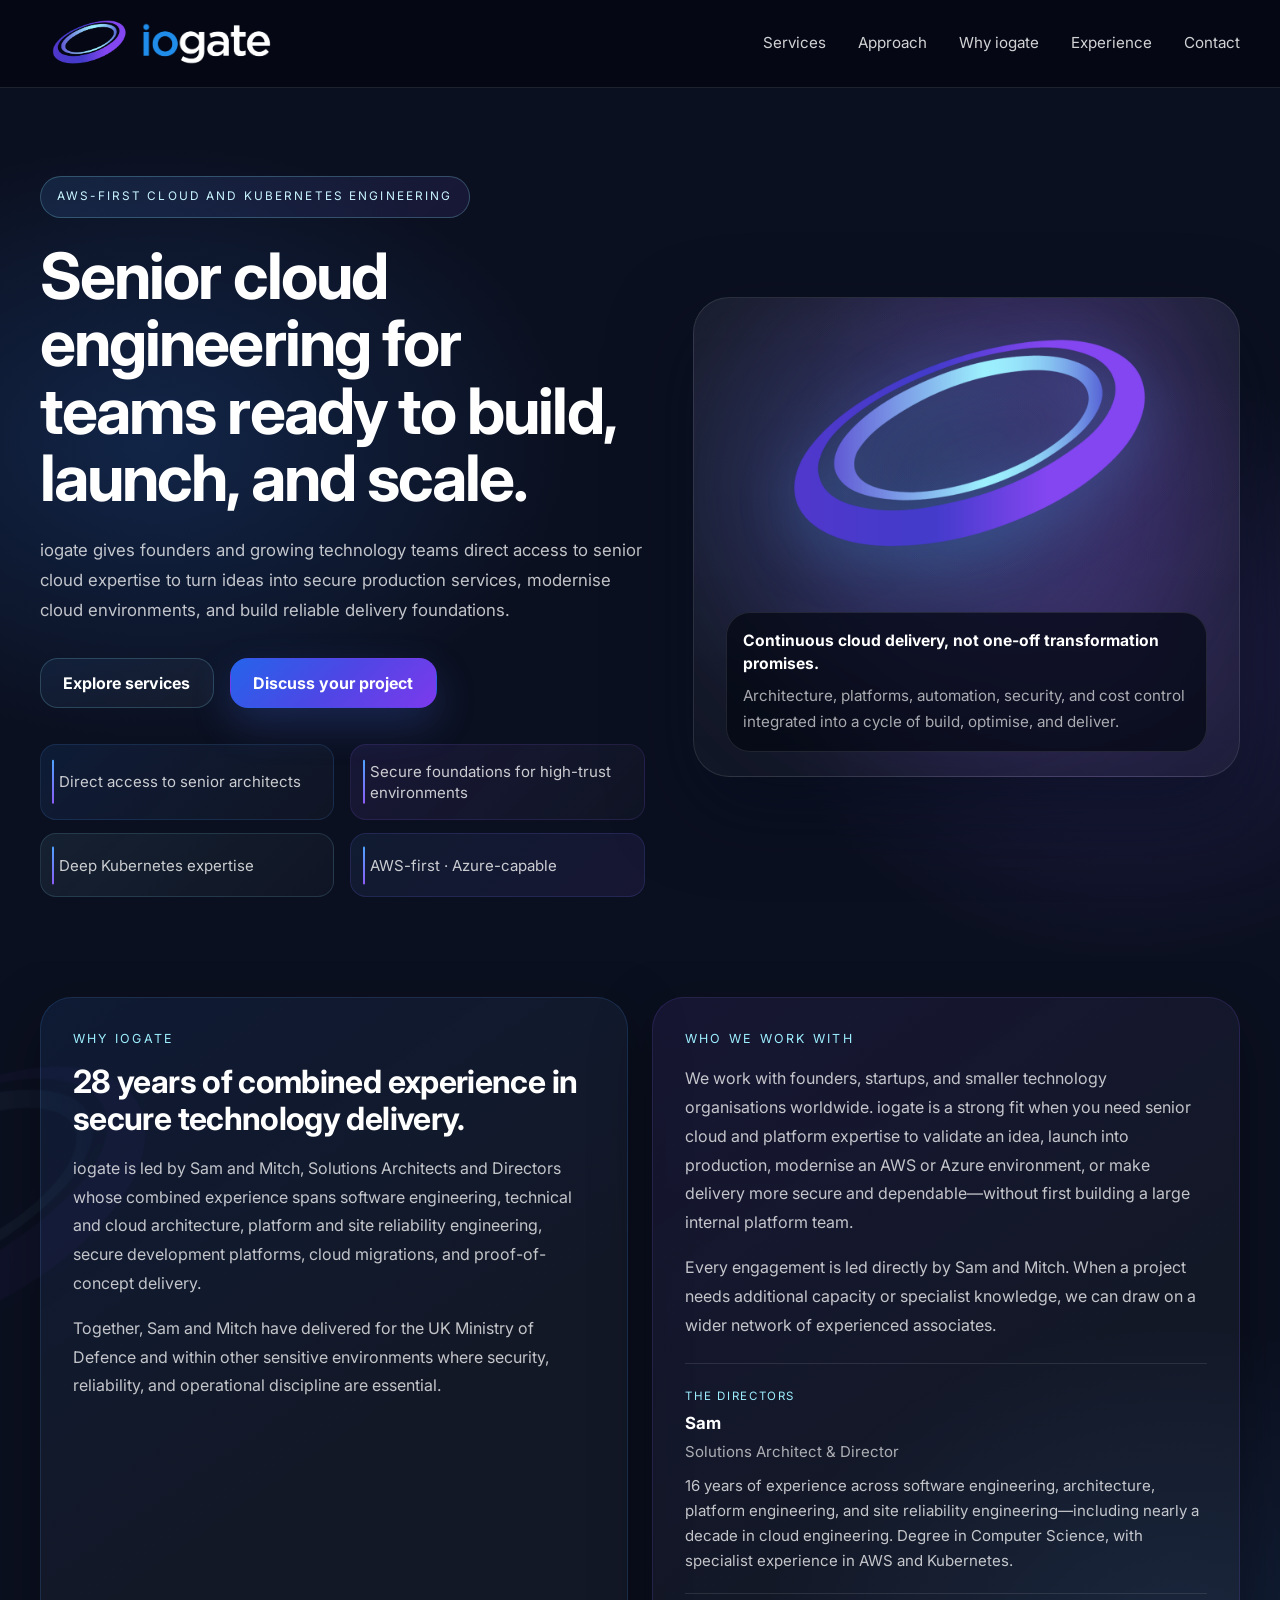
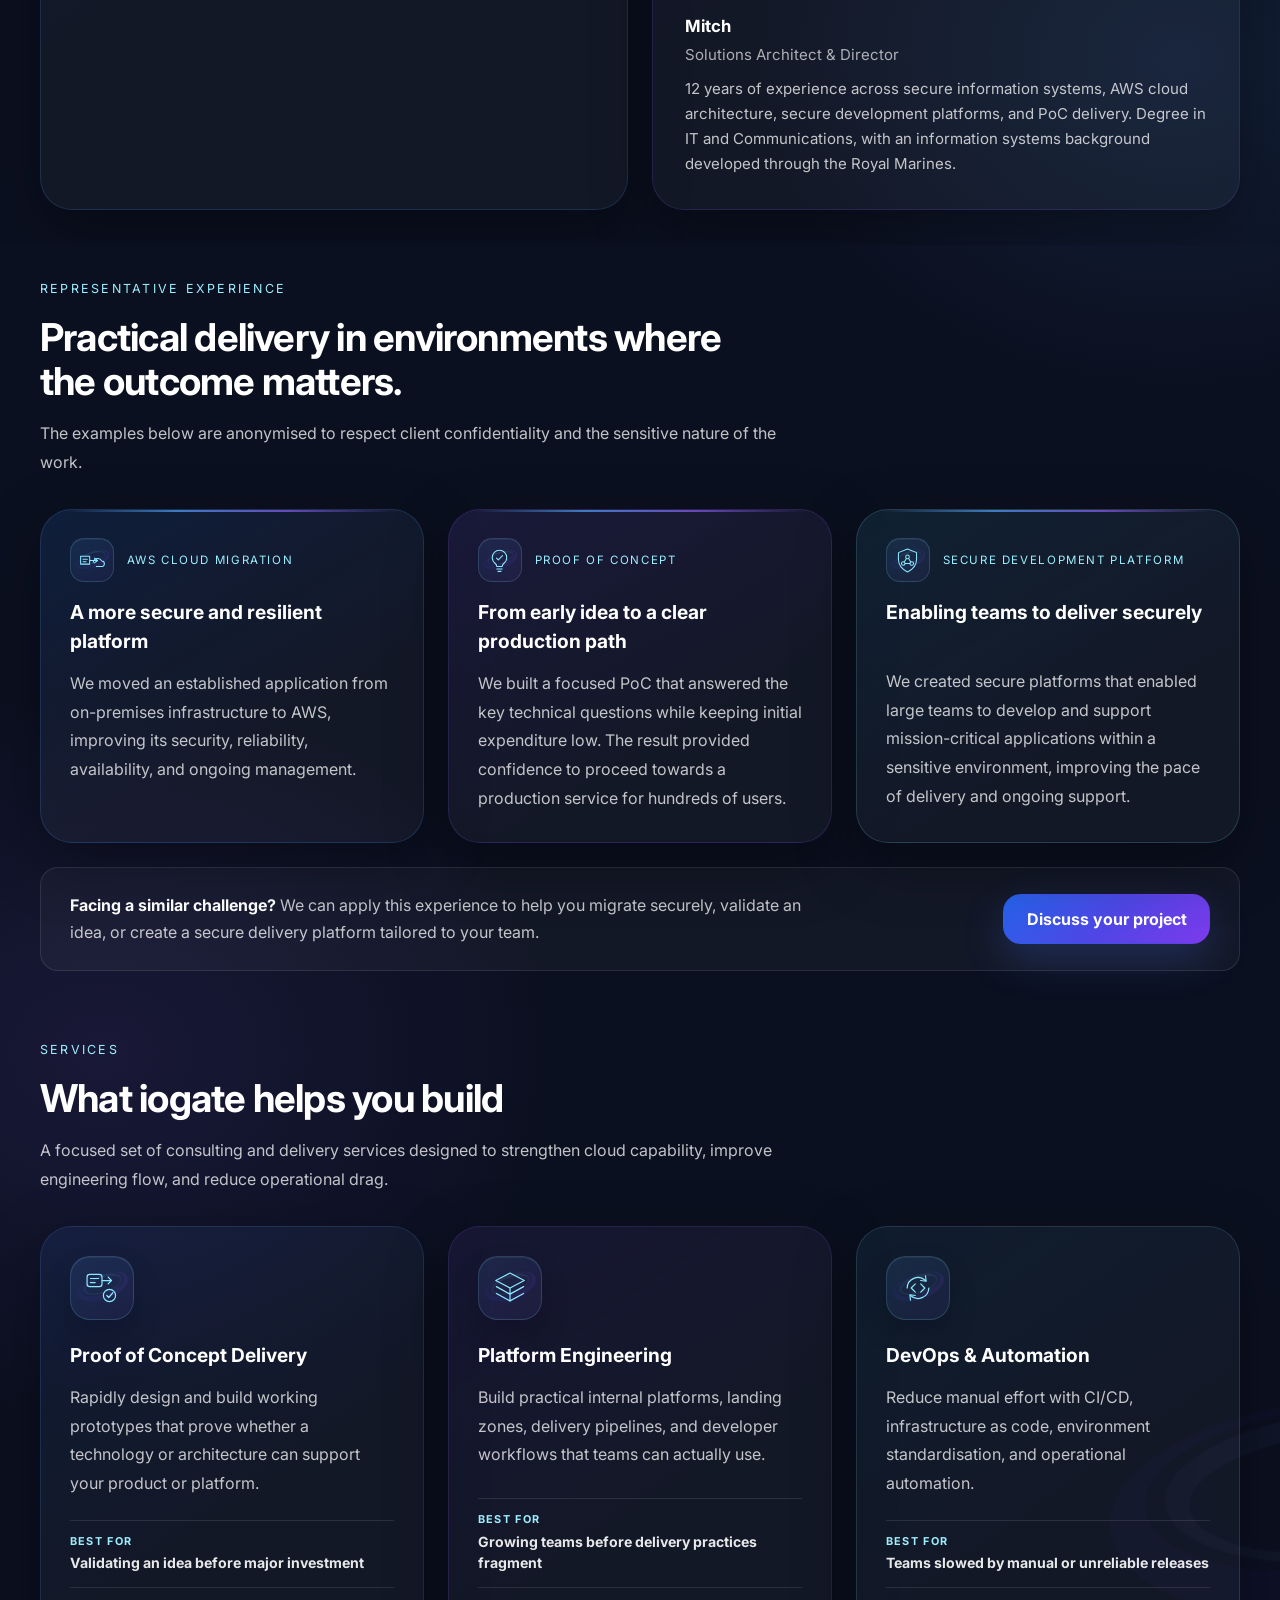
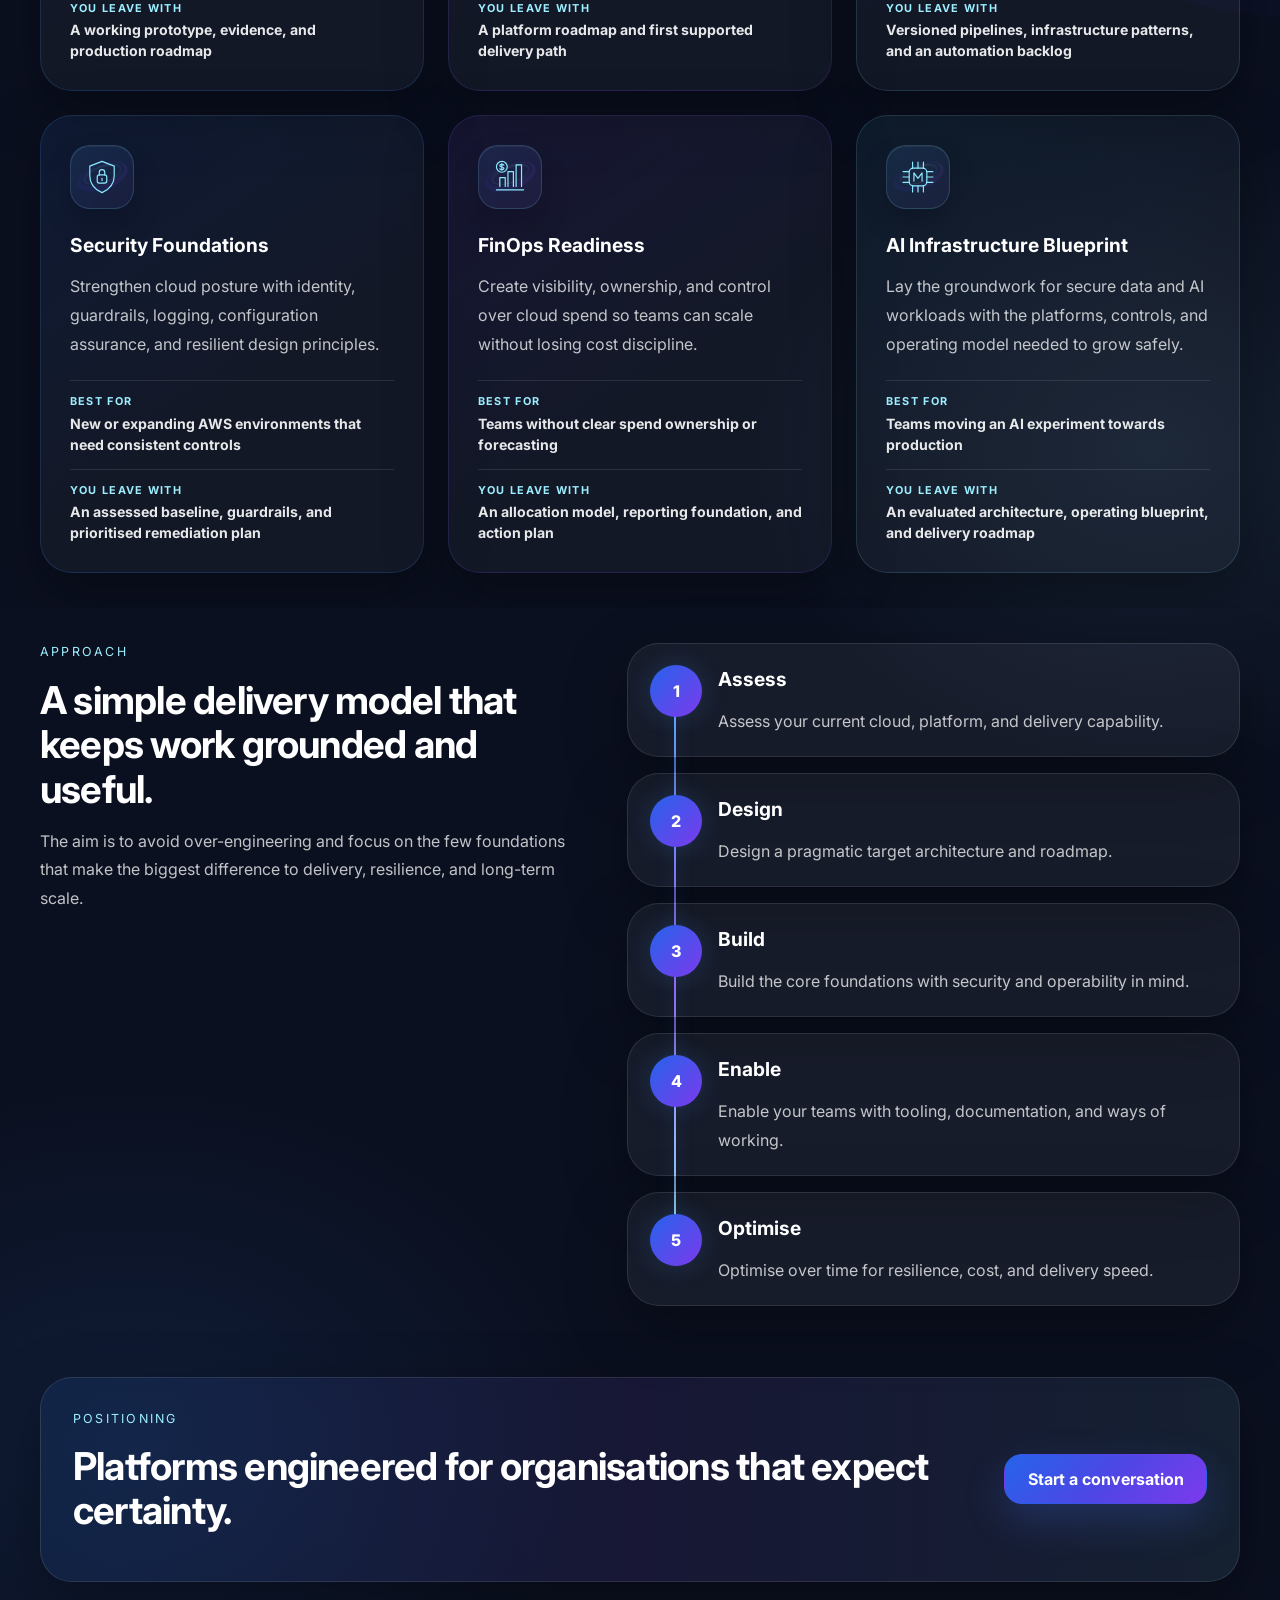
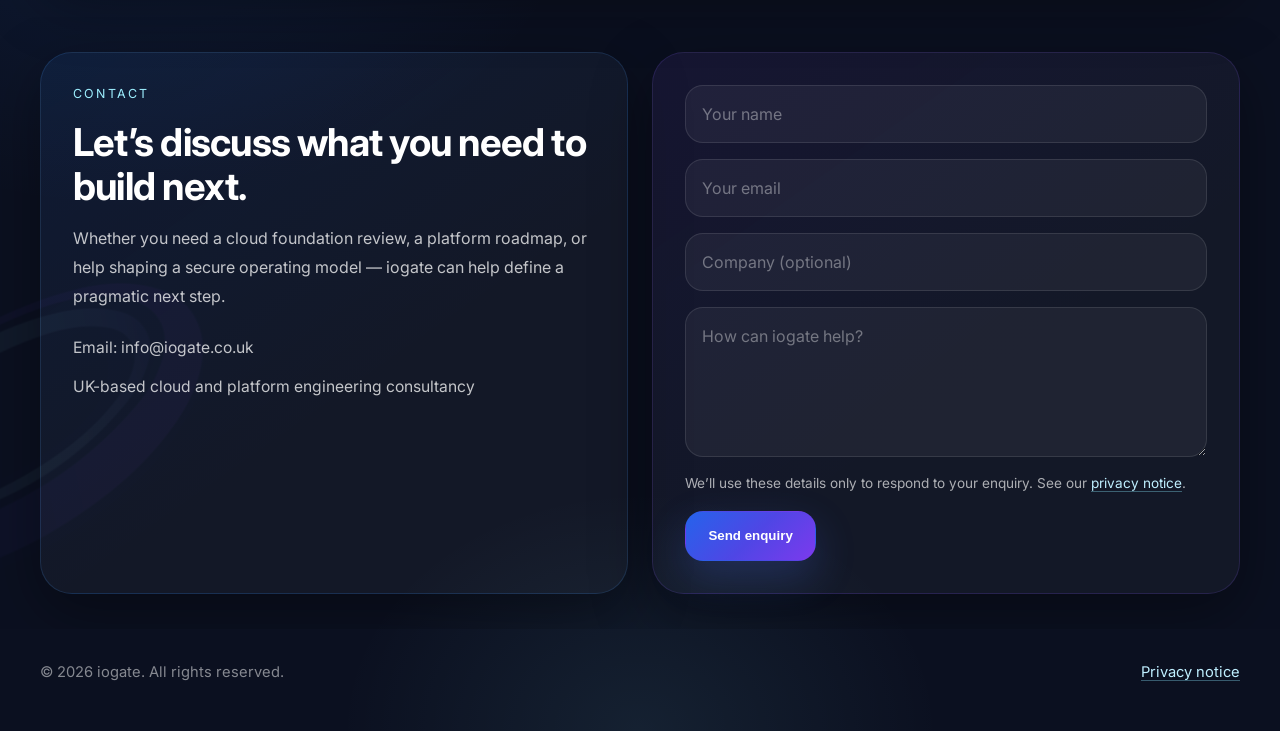
<file: index.html>
<!DOCTYPE html>
<html lang="en">
<head>
  <meta charset="UTF-8" />
  <meta name="viewport" content="width=device-width, initial-scale=1.0" />
  <title>iogate | AWS and Kubernetes Engineering for Growing Teams</title>
  <meta
    name="description"
    content="Senior AWS, Kubernetes, and platform engineering for founders and growing technology teams building, launching, or scaling secure services."
  />
  <link rel="canonical" href="https://iogate-engineering.github.io/" />
  <meta property="og:title" content="iogate | AWS and Kubernetes Engineering for Growing Teams" />
  <meta property="og:description" content="Senior AWS, Kubernetes, and platform engineering for founders and growing technology teams." />
  <meta property="og:type" content="website" />
  <meta property="og:url" content="https://iogate-engineering.github.io/" />
  <meta property="og:image" content="https://iogate-engineering.github.io/images/iogate-logo.png" />
  <meta property="og:image:alt" content="iogate" />
  <meta name="twitter:card" content="summary_large_image" />
  <link rel="stylesheet" href="styles.css?v=23" />

  <!-- Inter font -->
  <link rel="preconnect" href="https://fonts.bunny.net" />
  <link rel="stylesheet" href="https://fonts.bunny.net/css?family=inter:400,700,800" />

  <!-- Favicons -->
  <link rel="icon" type="image/png" sizes="96x96" href="/images/favicon/favicon-96x96.png">
  <link rel="icon" href="/images/favicon/favicon.ico">

  <!-- Apple -->
  <link rel="apple-touch-icon" sizes="180x180" href="/images/favicon/apple-touch-icon.png">

  <!-- Manifest -->
  <link rel="manifest" href="/images/favicon/site.webmanifest">
  <script type="application/ld+json">
    {
      "@context": "https://schema.org",
      "@type": "ProfessionalService",
      "name": "iogate",
      "url": "https://iogate-engineering.github.io/",
      "email": "info@iogate.co.uk",
      "description": "Senior AWS, Kubernetes, and platform engineering for founders and growing technology teams.",
      "areaServed": "Worldwide",
      "knowsAbout": ["AWS", "Kubernetes", "Platform engineering", "DevOps", "Cloud security", "FinOps"]
    }
  </script>
</head>
<body id="top">
  <header class="site-header">
    <div class="container header-inner">
    <a class="brand" href="#top" aria-label="iogate home">
      <img src="images/iogate-logo.png" alt="" class="brand-icon-img" width="2315" height="1316" />
      <img src="images/iogate-logo-header-text.png" alt="iogate" class="brand-text-img" width="3014" height="839" />
    </a>

      <button class="menu-toggle" aria-expanded="false" aria-controls="site-nav" id="menuToggle">
        Menu
      </button>

      <nav class="nav" id="site-nav">
        <a href="#services">Services</a>
        <a href="#approach">Approach</a>
        <a href="#about">Why iogate</a>
        <a href="#experience">Experience</a>
        <a href="#contact">Contact</a>
      </nav>
    </div>
  </header>

  <main>
    <section class="hero">
      <div class="container hero-grid">
        <div class="hero-copy">
          <div class="eyebrow">AWS-first cloud and Kubernetes engineering</div>
          <h1>Senior cloud engineering for teams ready to build, launch, and scale.</h1>
          <p>
            iogate gives founders and growing technology teams direct access to senior cloud expertise
            to turn ideas into secure production services, modernise cloud environments, and build reliable delivery foundations.
          </p>
          <div class="button-row">
            <a class="button button-secondary" href="#services">Explore services</a>
            <a class="button button-primary" href="#contact">Discuss your project</a>
          </div>
          <div class="trust-grid">
            <div class="trust-card">Direct access to senior architects</div>
            <div class="trust-card">Secure foundations for high-trust environments</div>
            <div class="trust-card">Deep Kubernetes expertise</div>
            <div class="trust-card">AWS-first · Azure-capable</div>
          </div>
        </div>

        <div class="visual-card" aria-hidden="true">
          <img src="images/iogate-logo.png" alt="" class="visual-brand-mark" width="2315" height="1316" />

          <div class="visual-note">
          <strong>Continuous cloud delivery, not one-off transformation promises.</strong>
          <p>
            Architecture, platforms, automation, security, and cost control integrated into a cycle of build, optimise, and deliver.
          </p>
          </div>
        </div>
      </div>
    </section>

    <section class="section" id="about">
      <div class="container panel-grid-2">
        <div class="panel">
          <div class="kicker">Why iogate</div>
          <h2>28 years of combined experience in secure technology delivery.</h2>
          <p>iogate is led by Sam and Mitch, Solutions Architects and Directors whose combined experience spans software engineering, technical and cloud architecture, platform and site reliability engineering, secure development platforms, cloud migrations, and proof-of-concept delivery.</p>
          <p class="panel-followup">Together, Sam and Mitch have delivered for the UK Ministry of Defence and within other sensitive environments where security, reliability, and operational discipline are essential.</p>
        </div>
        <div class="panel">
          <div class="kicker">Who we work with</div>
          <p>We work with founders, startups, and smaller technology organisations worldwide. iogate is a strong fit when you need senior cloud and platform expertise to validate an idea, launch into production, modernise an AWS or Azure environment, or make delivery more secure and dependable—without first building a large internal platform team.</p>
          <p class="panel-followup">Every engagement is led directly by Sam and Mitch. When a project needs additional capacity or specialist knowledge, we can draw on a wider network of experienced associates.</p>
          <div class="founder-meta">
            <div class="team-heading">The directors</div>
            <div class="team-grid">
              <div class="team-profile">
                <strong>Sam</strong>
                <span>Solutions Architect &amp; Director</span>
                <p>16 years of experience across software engineering, architecture, platform engineering, and site reliability engineering—including nearly a decade in cloud engineering. Degree in Computer Science, with specialist experience in AWS and Kubernetes.</p>
              </div>
              <div class="team-profile">
                <strong>Mitch</strong>
                <span>Solutions Architect &amp; Director</span>
                <p>12 years of experience across secure information systems, AWS cloud architecture, secure development platforms, and PoC delivery. Degree in IT and Communications, with an information systems background developed through the Royal Marines.</p>
              </div>
            </div>
          </div>
        </div>
      </div>
    </section>

    <section class="section" id="experience">
      <div class="container">
        <div class="section-intro">
          <div class="kicker">Representative experience</div>
          <h2>Practical delivery in environments where the outcome matters.</h2>
          <p>
            The examples below are anonymised to respect client confidentiality and the sensitive nature of the work.
          </p>
        </div>

        <div class="experience-grid">
          <article class="experience-card">
            <div class="experience-card-top">
              <div class="experience-art" aria-hidden="true">
                <svg viewBox="0 0 48 48" fill="none">
                  <path d="M6 30h15V17H6v13Z"/>
                  <path d="M10 22h7M10 26h5M21 24h12"/>
                  <path d="m29 20 5 4-5 4"/>
                  <path d="M32 34h8.5a4.5 4.5 0 0 0 .6-9 7.5 7.5 0 0 0-14.2 2"/>
                </svg>
              </div>
              <div class="experience-label">AWS cloud migration</div>
            </div>
            <h3>A more secure and resilient platform</h3>
            <p>We moved an established application from on-premises infrastructure to AWS, improving its security, reliability, availability, and ongoing management.</p>
          </article>
          <article class="experience-card">
            <div class="experience-card-top">
              <div class="experience-art" aria-hidden="true">
                <svg viewBox="0 0 48 48" fill="none">
                  <path d="M17 29c-3-2.3-5-5.8-5-9.5C12 12.6 17.4 7 24 7s12 5.6 12 12.5c0 3.7-2 7.2-5 9.5-1.8 1.4-2.5 3-2.5 5h-9c0-2-.7-3.6-2.5-5Z"/>
                  <path d="M19.5 38h9M21.5 42h5M19 20l3 3 7-7"/>
                </svg>
              </div>
              <div class="experience-label">Proof of concept</div>
            </div>
            <h3>From early idea to a clear production path</h3>
            <p>We built a focused PoC that answered the key technical questions while keeping initial expenditure low. The result provided confidence to proceed towards a production service for hundreds of users.</p>
          </article>
          <article class="experience-card">
            <div class="experience-card-top">
              <div class="experience-art" aria-hidden="true">
                <svg viewBox="0 0 48 48" fill="none">
                  <path d="M24 5 39 11v11c0 9.5-5.6 16.5-15 21-9.4-4.5-15-11.5-15-21V11l15-6Z"/>
                  <circle cx="24" cy="18" r="3"/>
                  <circle cx="17" cy="29" r="3"/>
                  <circle cx="31" cy="29" r="3"/>
                  <path d="m22 21-3.5 5.5M26 21l3.5 5.5M20 29h8"/>
                </svg>
              </div>
              <div class="experience-label">Secure development platform</div>
            </div>
            <h3>Enabling teams to deliver securely</h3>
            <p>We created secure platforms that enabled large teams to develop and support mission-critical applications within a sensitive environment, improving the pace of delivery and ongoing support.</p>
          </article>
        </div>

        <div class="experience-cta">
          <p><strong>Facing a similar challenge?</strong> We can apply this experience to help you migrate securely, validate an idea, or create a secure delivery platform tailored to your team.</p>
          <a class="button button-primary" href="#contact">Discuss your project</a>
        </div>
      </div>
    </section>

    <section class="section" id="services">
      <div class="container">
        <div class="section-intro">
          <div class="kicker">Services</div>
          <h2>What iogate helps you build</h2>
          <p>
            A focused set of consulting and delivery services designed to strengthen cloud capability,
            improve engineering flow, and reduce operational drag.
          </p>
        </div>

        <div class="services-grid">
          <a href="articles/proof-of-concept-delivery.html" class="service-card-link">
            <article class="service-card">
              <div class="service-art" aria-hidden="true">
                <svg viewBox="0 0 56 56" fill="none">
                  <rect x="6" y="8" width="22" height="18" rx="4"/>
                  <path d="M11 14h12M11 20h7M28 17h13M37 12l5 5-5 5"/>
                  <circle cx="39" cy="39" r="9"/>
                  <path d="m35 39 3 3 6-7"/>
                </svg>
              </div>
              <h3>Proof of Concept Delivery</h3>
              <p>Rapidly design and build working prototypes that prove whether a technology or architecture can support your product or platform.</p>
              <div class="service-offer">
                <div><span>Best for</span><strong>Validating an idea before major investment</strong></div>
                <div><span>You leave with</span><strong>A working prototype, evidence, and production roadmap</strong></div>
              </div>
            </article>
          </a>
          <a href="articles/platform-engineering.html" class="service-card-link">
            <article class="service-card">
              <div class="service-art" aria-hidden="true">
                <svg viewBox="0 0 56 56" fill="none">
                  <path d="m28 6 21 11-21 11L7 17 28 6Z"/>
                  <path d="m8 26 20 11 20-11M8 36l20 11 20-11"/>
                  <path d="M28 28v19"/>
                </svg>
              </div>
              <h3>Platform Engineering</h3>
              <p>Build practical internal platforms, landing zones, delivery pipelines, and developer workflows that teams can actually use.</p>
              <div class="service-offer">
                <div><span>Best for</span><strong>Growing teams before delivery practices fragment</strong></div>
                <div><span>You leave with</span><strong>A platform roadmap and first supported delivery path</strong></div>
              </div>
            </article>
          </a>
          <a href="articles/devops-and-automation.html" class="service-card-link">
            <article class="service-card">
              <div class="service-art" aria-hidden="true">
                <svg viewBox="0 0 56 56" fill="none">
                  <path d="M12 28a16 16 0 0 1 27-11"/>
                  <path d="m39 10 1 8-8-1M44 28a16 16 0 0 1-27 11"/>
                  <path d="m17 46-1-8 8 1M24 22l-6 6 6 6M32 22l6 6-6 6"/>
                </svg>
              </div>
              <h3>DevOps &amp; Automation</h3>
              <p>Reduce manual effort with CI/CD, infrastructure as code, environment standardisation, and operational automation.</p>
              <div class="service-offer">
                <div><span>Best for</span><strong>Teams slowed by manual or unreliable releases</strong></div>
                <div><span>You leave with</span><strong>Versioned pipelines, infrastructure patterns, and an automation backlog</strong></div>
              </div>
            </article>
          </a>
          <a href="articles/security-foundations.html" class="service-card-link">
            <article class="service-card">
              <div class="service-art" aria-hidden="true">
                <svg viewBox="0 0 56 56" fill="none">
                  <path d="M28 5 46 12v14c0 11.5-6.8 20-18 25C16.8 46 10 37.5 10 26V12l18-7Z"/>
                  <rect x="21" y="25" width="14" height="12" rx="3"/>
                  <path d="M24 25v-4a4 4 0 0 1 8 0v4M28 30v3"/>
                </svg>
              </div>
              <h3>Security Foundations</h3>
              <p>Strengthen cloud posture with identity, guardrails, logging, configuration assurance, and resilient design principles.</p>
              <div class="service-offer">
                <div><span>Best for</span><strong>New or expanding AWS environments that need consistent controls</strong></div>
                <div><span>You leave with</span><strong>An assessed baseline, guardrails, and prioritised remediation plan</strong></div>
              </div>
            </article>
          </a>
          <a href="articles/finops-readiness.html" class="service-card-link">
            <article class="service-card">
              <div class="service-art" aria-hidden="true">
                <svg viewBox="0 0 56 56" fill="none">
                  <path d="M8 47h40M13 42V29h8v13M25 42V20h8v22M37 42V10h8v32"/>
                  <circle cx="16" cy="13" r="8"/>
                  <path d="M16 8v10M19 10.5c-1-1.5-6-1.5-6 .8 0 2.7 6 1.3 6 4 0 2.3-5 2.3-6 .8"/>
                </svg>
              </div>
              <h3>FinOps Readiness</h3>
              <p>Create visibility, ownership, and control over cloud spend so teams can scale without losing cost discipline.</p>
              <div class="service-offer">
                <div><span>Best for</span><strong>Teams without clear spend ownership or forecasting</strong></div>
                <div><span>You leave with</span><strong>An allocation model, reporting foundation, and action plan</strong></div>
              </div>
            </article>
          </a>
          <a href="articles/ai-infrastructure-blueprint.html" class="service-card-link">
            <article class="service-card">
              <div class="service-art" aria-hidden="true">
                <svg viewBox="0 0 56 56" fill="none">
                  <rect x="15" y="15" width="26" height="26" rx="6"/>
                  <path d="M22 34V22l6 8 6-8v12M20 6v9M28 6v9M36 6v9M20 41v9M28 41v9M36 41v9M6 20h9M6 28h9M6 36h9M41 20h9M41 28h9M41 36h9"/>
                </svg>
              </div>
              <h3>AI Infrastructure Blueprint</h3>
              <p>Lay the groundwork for secure data and AI workloads with the platforms, controls, and operating model needed to grow safely.</p>
              <div class="service-offer">
                <div><span>Best for</span><strong>Teams moving an AI experiment towards production</strong></div>
                <div><span>You leave with</span><strong>An evaluated architecture, operating blueprint, and delivery roadmap</strong></div>
              </div>
            </article>
          </a>
        </div>
      </div>
    </section>

    <section class="section" id="approach">
      <div class="container approach-grid">
        <div class="section-intro">
          <div class="kicker">Approach</div>
          <h2>A simple delivery model that keeps work grounded and useful.</h2>
          <p>
            The aim is to avoid over-engineering and focus on the few foundations that make the biggest difference to delivery,
            resilience, and long-term scale.
          </p>
        </div>

        <div class="steps">
          <article class="step">
            <div class="step-number">1</div>
            <div>
              <h3>Assess</h3>
              <p>Assess your current cloud, platform, and delivery capability.</p>
            </div>
          </article>
          <article class="step">
            <div class="step-number">2</div>
            <div>
              <h3>Design</h3>
              <p>Design a pragmatic target architecture and roadmap.</p>
            </div>
          </article>
          <article class="step">
            <div class="step-number">3</div>
            <div>
              <h3>Build</h3>
              <p>Build the core foundations with security and operability in mind.</p>
            </div>
          </article>
          <article class="step">
            <div class="step-number">4</div>
            <div>
              <h3>Enable</h3>
              <p>Enable your teams with tooling, documentation, and ways of working.</p>
            </div>
          </article>
          <article class="step">
            <div class="step-number">5</div>
            <div>
              <h3>Optimise</h3>
              <p>Optimise over time for resilience, cost, and delivery speed.</p>
            </div>
          </article>
        </div>
      </div>
    </section>

    <section class="section">
      <div class="container">
        <div class="positioning">
          <div>
            <div class="kicker">Positioning</div>
            <h2>Platforms engineered for organisations that expect certainty.</h2>
          </div>
          <a class="button button-primary" href="#contact">Start a conversation</a>
        </div>
      </div>
    </section>

    <section class="section" id="contact">
      <div class="container contact-grid">
        <div class="contact-panel">
          <div class="kicker">Contact</div>
          <h2>Let’s discuss what you need to build next.</h2>
          <p>
            Whether you need a cloud foundation review, a platform roadmap, or help shaping a secure operating model — iogate can help define a pragmatic next step.
          </p>
          <div class="contact-meta">
            <div>Email: <a href="mailto:info@iogate.co.uk">info@iogate.co.uk</a></div>
            <div>UK-based cloud and platform engineering consultancy</div>
          </div>
        </div>

        <div class="form-panel">
          <form class="form-grid" action="https://formspree.io/f/meevdgod" method="POST" id="contactForm" aria-describedby="form-privacy">
            <label for="field-name" class="sr-only">Your name</label>
            <input id="field-name" type="text" name="name" placeholder="Your name" autocomplete="name" required />
            <label for="field-email" class="sr-only">Your email</label>
            <input id="field-email" type="email" name="email" placeholder="Your email" autocomplete="email" required />
            <label for="field-company" class="sr-only">Company</label>
            <input id="field-company" type="text" name="company" placeholder="Company (optional)" autocomplete="organization" />
            <label for="field-message" class="sr-only">How can iogate help?</label>
            <textarea id="field-message" name="message" placeholder="How can iogate help?" required></textarea>
            <input class="form-honeypot" type="text" name="_gotcha" tabindex="-1" autocomplete="off" aria-hidden="true" />
            <p class="form-privacy" id="form-privacy">We’ll use these details only to respond to your enquiry. See our <a href="privacy.html">privacy notice</a>.</p>
            <button class="button button-primary" type="submit" id="formSubmit">Send enquiry</button>
            <p class="form-status" id="formStatus" role="status" aria-live="polite"></p>
          </form>
        </div>
      </div>
    </section>
  </main>

  <footer class="footer">
    <div class="container footer-inner">
      <span>© <span id="year"></span> iogate. All rights reserved.</span>
      <a href="privacy.html">Privacy notice</a>
    </div>
  </footer>

  <script src="site.js?v=1" defer></script>
</body>
</html>
</file>
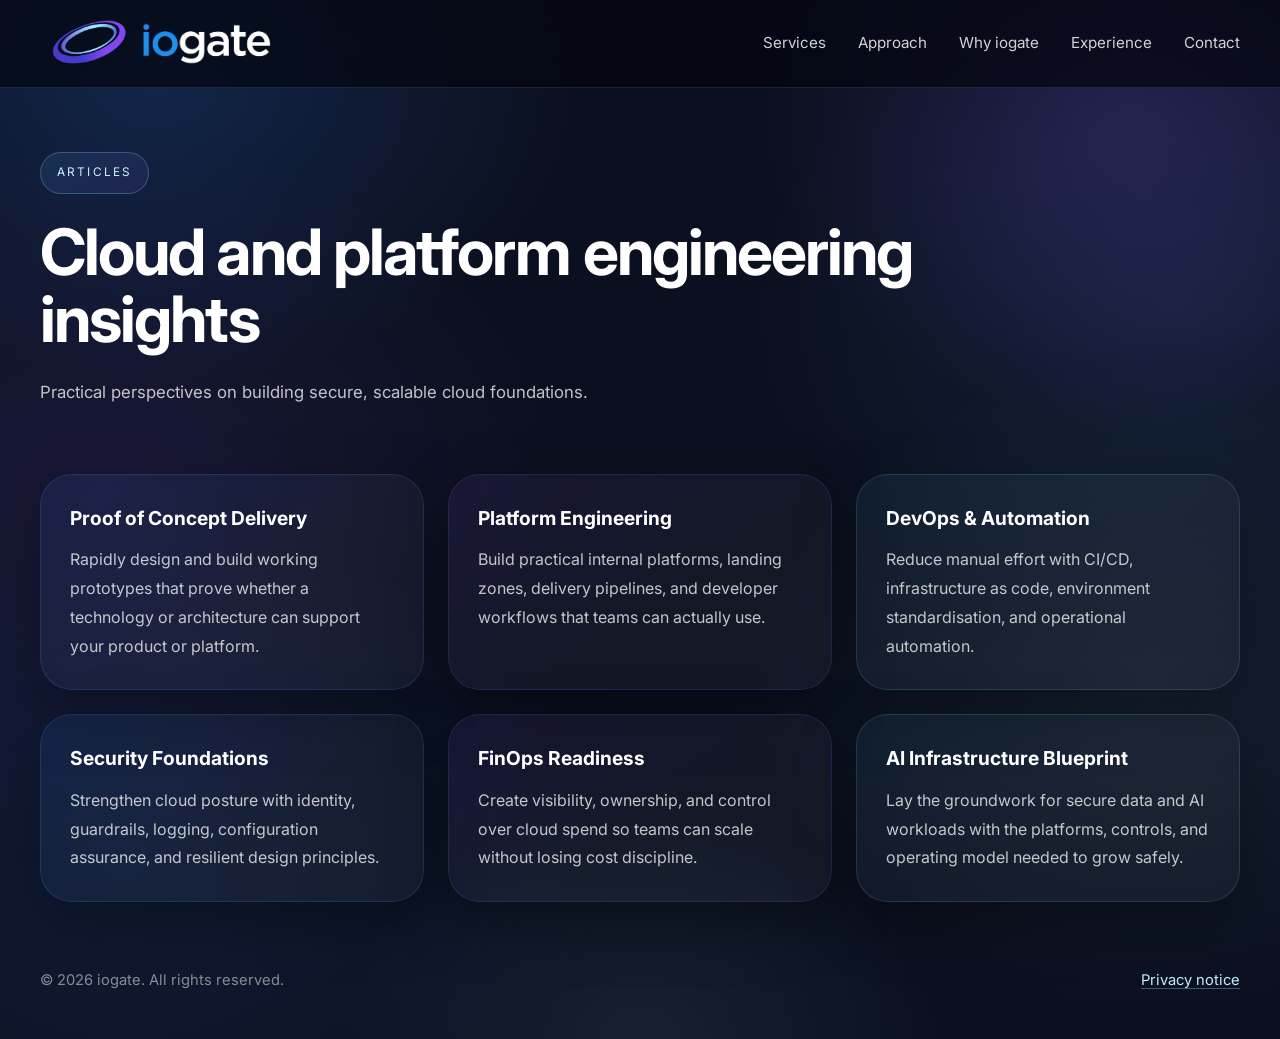
<file: articles/index.html>
<!DOCTYPE html>
<html lang="en">
<head>
  <meta charset="UTF-8" />
  <meta name="viewport" content="width=device-width, initial-scale=1.0" />
  <title>Articles | iogate</title>
  <meta name="description" content="Cloud and platform engineering articles from iogate." />
  <link rel="canonical" href="https://iogate-engineering.github.io/articles/" />
  <meta property="og:title" content="Cloud and Platform Engineering Articles | iogate" />
  <meta property="og:description" content="Practical guidance on AWS, platforms, automation, security, FinOps, proofs of concept, and AI infrastructure." />
  <meta property="og:type" content="website" />
  <meta property="og:url" content="https://iogate-engineering.github.io/articles/" />
  <meta property="og:image" content="https://iogate-engineering.github.io/images/iogate-logo.png" />
  <meta property="og:image:alt" content="iogate" />
  <meta name="twitter:card" content="summary_large_image" />
  <link rel="stylesheet" href="../styles.css?v=23" />
  <link rel="preconnect" href="https://fonts.bunny.net" />
  <link rel="stylesheet" href="https://fonts.bunny.net/css?family=inter:400,700,800" />
  <link rel="icon" type="image/png" sizes="96x96" href="../images/favicon/favicon-96x96.png">
  <link rel="icon" href="../images/favicon/favicon.ico">
  <link rel="apple-touch-icon" sizes="180x180" href="../images/favicon/apple-touch-icon.png">
  <link rel="manifest" href="../images/favicon/site.webmanifest">
</head>
<body>
  <header class="site-header">
    <div class="container header-inner">
      <a class="brand" href="../index.html" aria-label="iogate home">
        <img src="../images/iogate-logo.png" alt="" class="brand-icon-img" width="2315" height="1316" />
        <img src="../images/iogate-logo-header-text.png" alt="iogate" class="brand-text-img" width="3014" height="839" />
      </a>
      <button class="menu-toggle" aria-expanded="false" aria-controls="site-nav" id="menuToggle">Menu</button>
      <nav class="nav" id="site-nav">
        <a href="../index.html#services">Services</a>
        <a href="../index.html#approach">Approach</a>
        <a href="../index.html#about">Why iogate</a>
        <a href="../index.html#experience">Experience</a>
        <a href="../index.html#contact">Contact</a>
      </nav>
    </div>
  </header>

  <main>
    <section class="hero article-hero">
      <div class="container">
        <div class="eyebrow">Articles</div>
        <h1>Cloud and platform engineering insights</h1>
        <p class="article-lede">
          Practical perspectives on building secure, scalable cloud foundations.
        </p>
      </div>
    </section>

    <section class="section">
      <div class="container">
        <div class="services-grid">
          <a href="proof-of-concept-delivery.html" class="service-card-link">
            <article class="service-card">
              <h3>Proof of Concept Delivery</h3>
              <p>Rapidly design and build working prototypes that prove whether a technology or architecture can support your product or platform.</p>
            </article>
          </a>
          <a href="platform-engineering.html" class="service-card-link">
            <article class="service-card">
              <h3>Platform Engineering</h3>
              <p>Build practical internal platforms, landing zones, delivery pipelines, and developer workflows that teams can actually use.</p>
            </article>
          </a>
          <a href="devops-and-automation.html" class="service-card-link">
            <article class="service-card">
              <h3>DevOps &amp; Automation</h3>
              <p>Reduce manual effort with CI/CD, infrastructure as code, environment standardisation, and operational automation.</p>
            </article>
          </a>
          <a href="security-foundations.html" class="service-card-link">
            <article class="service-card">
              <h3>Security Foundations</h3>
              <p>Strengthen cloud posture with identity, guardrails, logging, configuration assurance, and resilient design principles.</p>
            </article>
          </a>
          <a href="finops-readiness.html" class="service-card-link">
            <article class="service-card">
              <h3>FinOps Readiness</h3>
              <p>Create visibility, ownership, and control over cloud spend so teams can scale without losing cost discipline.</p>
            </article>
          </a>
          <a href="ai-infrastructure-blueprint.html" class="service-card-link">
            <article class="service-card">
              <h3>AI Infrastructure Blueprint</h3>
              <p>Lay the groundwork for secure data and AI workloads with the platforms, controls, and operating model needed to grow safely.</p>
            </article>
          </a>
        </div>
      </div>
    </section>
  </main>

  <footer class="footer">
    <div class="container footer-inner"><span>&copy; <span id="year"></span> iogate. All rights reserved.</span><a href="../privacy.html">Privacy notice</a></div>
  </footer>

  <script src="../site.js?v=1" defer></script>
</body>
</html>
</file>
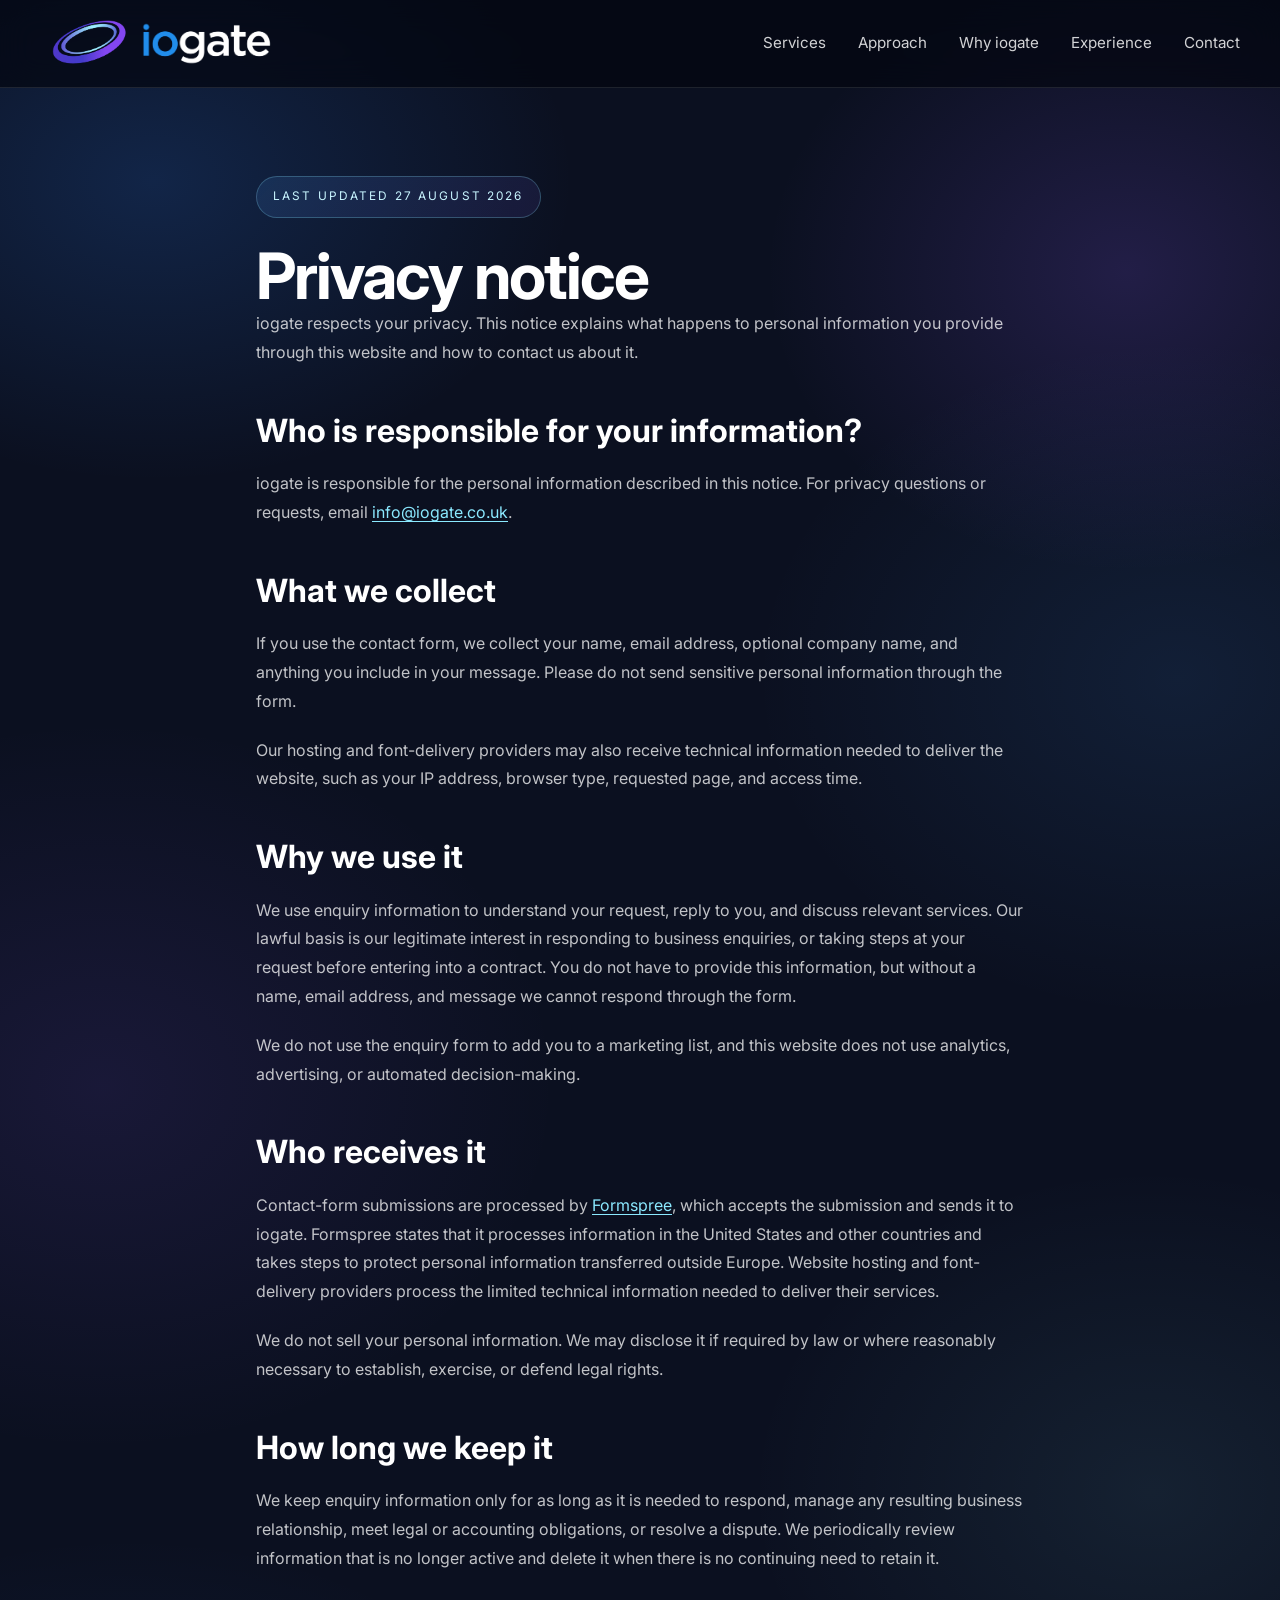
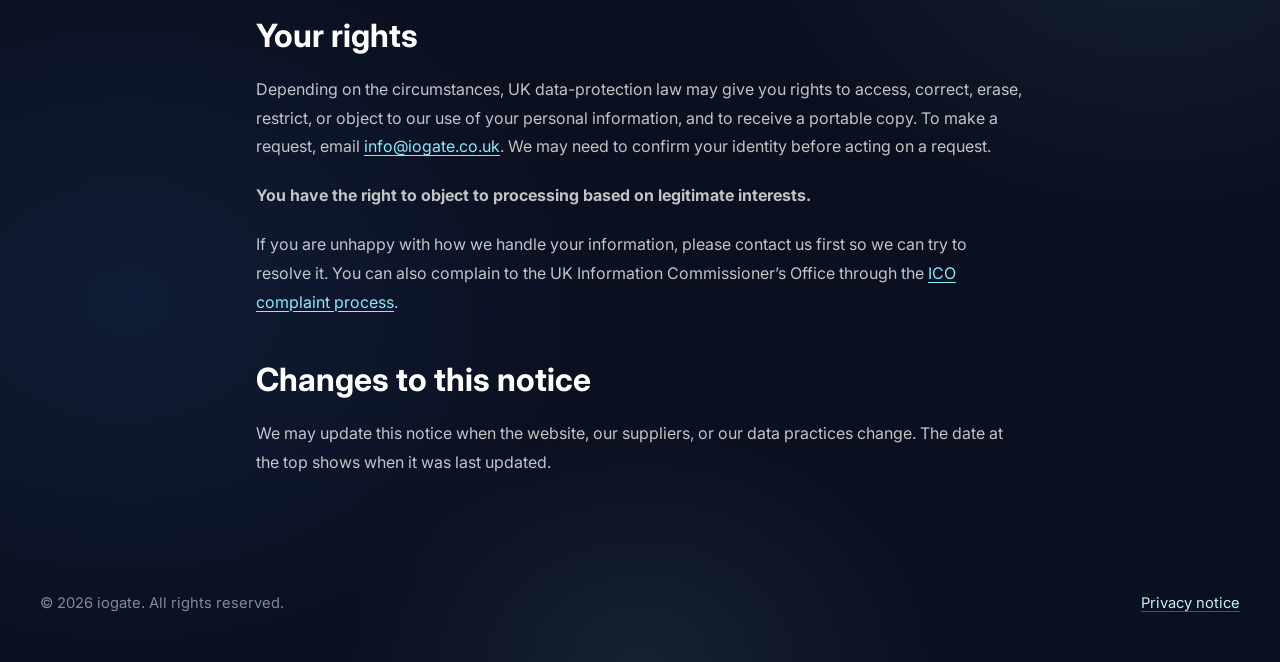
<file: privacy.html>
<!DOCTYPE html>
<html lang="en">
<head>
  <meta charset="UTF-8" />
  <meta name="viewport" content="width=device-width, initial-scale=1.0" />
  <title>Privacy Notice | iogate</title>
  <meta name="description" content="How iogate collects and uses personal information submitted through this website." />
  <link rel="canonical" href="https://iogate-engineering.github.io/privacy.html" />
  <meta property="og:title" content="Privacy Notice | iogate" />
  <meta property="og:description" content="How iogate collects and uses personal information submitted through this website." />
  <meta property="og:type" content="website" />
  <meta property="og:url" content="https://iogate-engineering.github.io/privacy.html" />
  <meta property="og:image" content="https://iogate-engineering.github.io/images/iogate-logo.png" />
  <meta property="og:image:alt" content="iogate" />
  <meta name="twitter:card" content="summary_large_image" />
  <link rel="stylesheet" href="styles.css?v=23" />
  <link rel="preconnect" href="https://fonts.bunny.net" />
  <link rel="stylesheet" href="https://fonts.bunny.net/css?family=inter:400,700,800" />
  <link rel="icon" type="image/png" sizes="96x96" href="images/favicon/favicon-96x96.png">
  <link rel="icon" href="images/favicon/favicon.ico">
  <link rel="apple-touch-icon" sizes="180x180" href="images/favicon/apple-touch-icon.png">
  <link rel="manifest" href="images/favicon/site.webmanifest">
</head>
<body>
  <header class="site-header">
    <div class="container header-inner">
      <a class="brand" href="index.html" aria-label="iogate home">
        <img src="images/iogate-logo.png" alt="" class="brand-icon-img" width="2315" height="1316" />
        <img src="images/iogate-logo-header-text.png" alt="iogate" class="brand-text-img" width="3014" height="839" />
      </a>
      <button class="menu-toggle" aria-expanded="false" aria-controls="site-nav" id="menuToggle">Menu</button>
      <nav class="nav" id="site-nav">
        <a href="index.html#services">Services</a>
        <a href="index.html#approach">Approach</a>
        <a href="index.html#about">Why iogate</a>
        <a href="index.html#experience">Experience</a>
        <a href="index.html#contact">Contact</a>
      </nav>
    </div>
  </header>

  <main>
    <section class="hero">
      <div class="container privacy-page">
        <div class="eyebrow">Last updated 27 August 2026</div>
        <h1>Privacy notice</h1>
        <p>iogate respects your privacy. This notice explains what happens to personal information you provide through this website and how to contact us about it.</p>

        <h2>Who is responsible for your information?</h2>
        <p>iogate is responsible for the personal information described in this notice. For privacy questions or requests, email <a href="mailto:info@iogate.co.uk">info@iogate.co.uk</a>.</p>

        <h2>What we collect</h2>
        <p>If you use the contact form, we collect your name, email address, optional company name, and anything you include in your message. Please do not send sensitive personal information through the form.</p>
        <p>Our hosting and font-delivery providers may also receive technical information needed to deliver the website, such as your IP address, browser type, requested page, and access time.</p>

        <h2>Why we use it</h2>
        <p>We use enquiry information to understand your request, reply to you, and discuss relevant services. Our lawful basis is our legitimate interest in responding to business enquiries, or taking steps at your request before entering into a contract. You do not have to provide this information, but without a name, email address, and message we cannot respond through the form.</p>
        <p>We do not use the enquiry form to add you to a marketing list, and this website does not use analytics, advertising, or automated decision-making.</p>

        <h2>Who receives it</h2>
        <p>Contact-form submissions are processed by <a href="https://formspree.io/legal/privacy-policy/" target="_blank" rel="noopener">Formspree</a>, which accepts the submission and sends it to iogate. Formspree states that it processes information in the United States and other countries and takes steps to protect personal information transferred outside Europe. Website hosting and font-delivery providers process the limited technical information needed to deliver their services.</p>
        <p>We do not sell your personal information. We may disclose it if required by law or where reasonably necessary to establish, exercise, or defend legal rights.</p>

        <h2>How long we keep it</h2>
        <p>We keep enquiry information only for as long as it is needed to respond, manage any resulting business relationship, meet legal or accounting obligations, or resolve a dispute. We periodically review information that is no longer active and delete it when there is no continuing need to retain it.</p>

        <h2>Your rights</h2>
        <p>Depending on the circumstances, UK data-protection law may give you rights to access, correct, erase, restrict, or object to our use of your personal information, and to receive a portable copy. To make a request, email <a href="mailto:info@iogate.co.uk">info@iogate.co.uk</a>. We may need to confirm your identity before acting on a request.</p>
        <p><strong>You have the right to object to processing based on legitimate interests.</strong></p>
        <p>If you are unhappy with how we handle your information, please contact us first so we can try to resolve it. You can also complain to the UK Information Commissioner’s Office through the <a href="https://ico.org.uk/make-a-complaint/data-protection-complaints/data-protection-complaints/" target="_blank" rel="noopener">ICO complaint process</a>.</p>

        <h2>Changes to this notice</h2>
        <p>We may update this notice when the website, our suppliers, or our data practices change. The date at the top shows when it was last updated.</p>
      </div>
    </section>
  </main>

  <footer class="footer">
    <div class="container footer-inner"><span>&copy; <span id="year"></span> iogate. All rights reserved.</span><a href="privacy.html" aria-current="page">Privacy notice</a></div>
  </footer>

  <script src="site.js?v=1" defer></script>
</body>
</html>
</file>
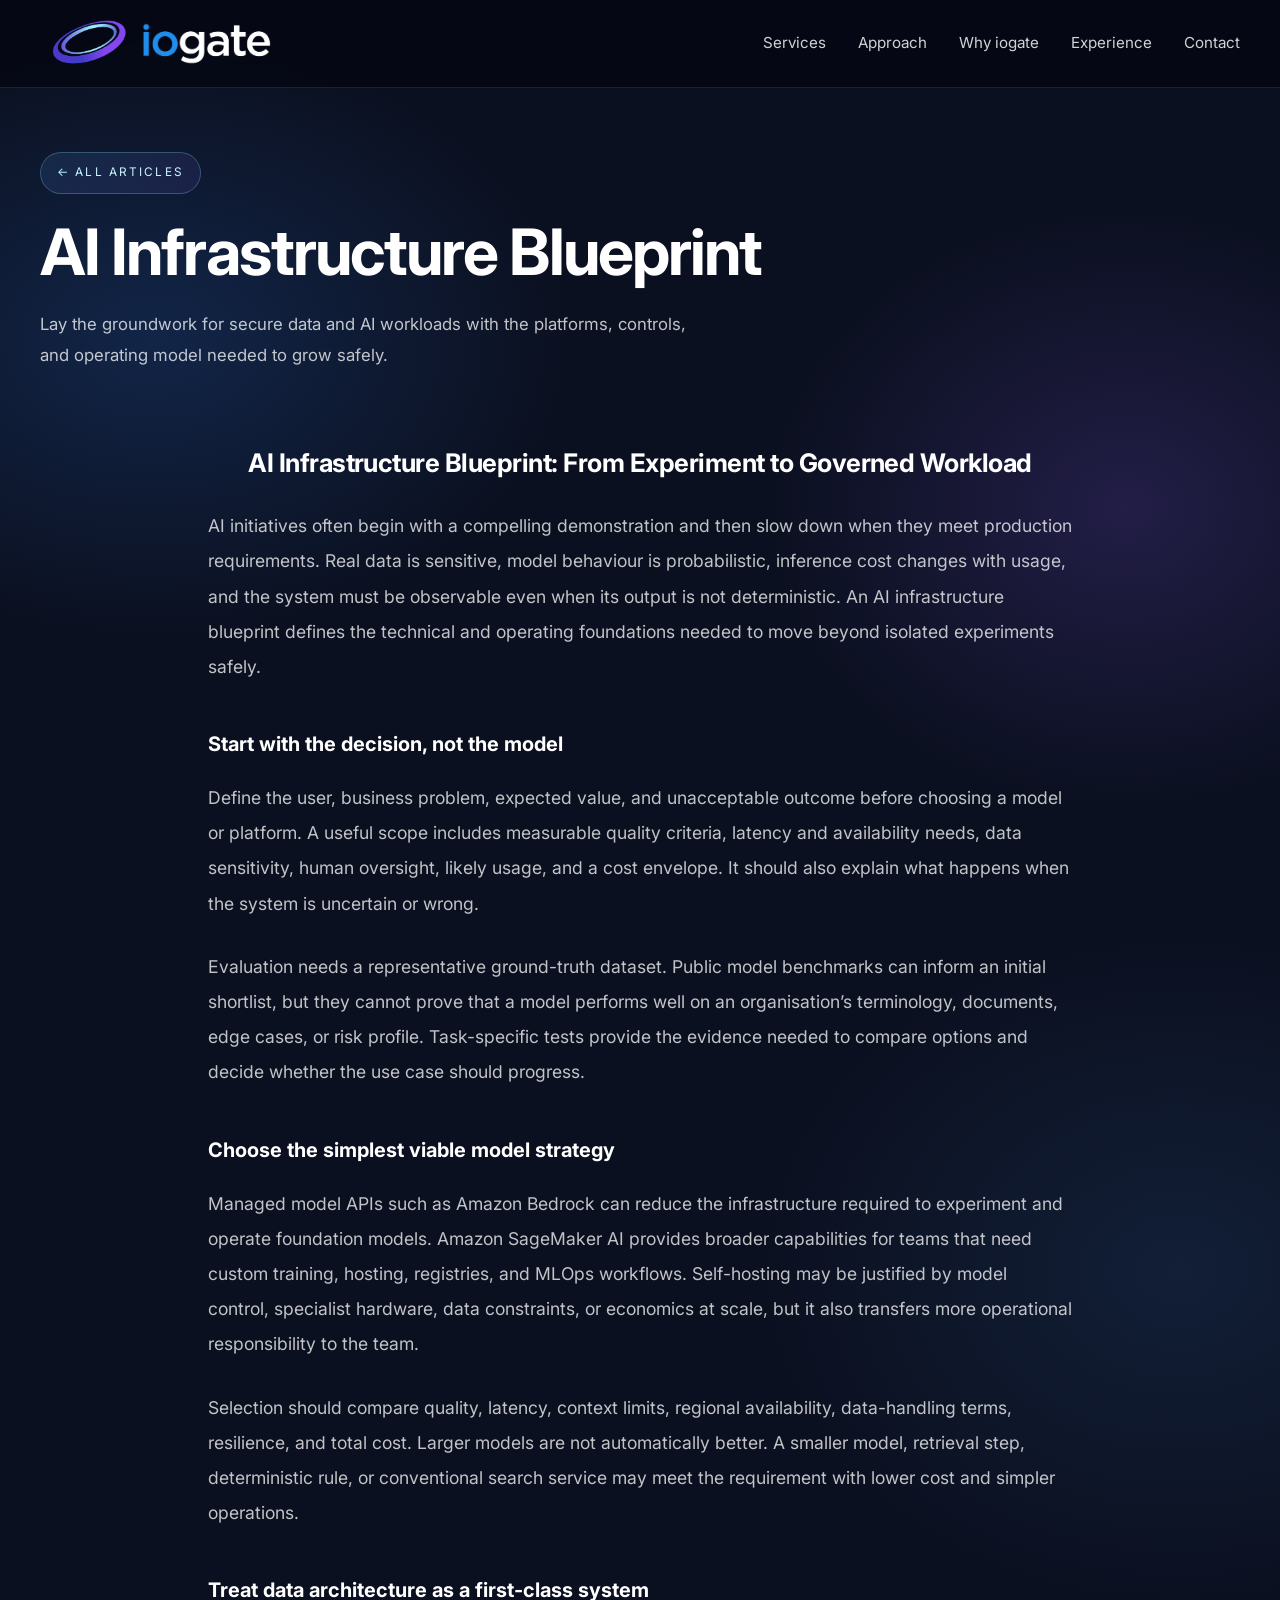
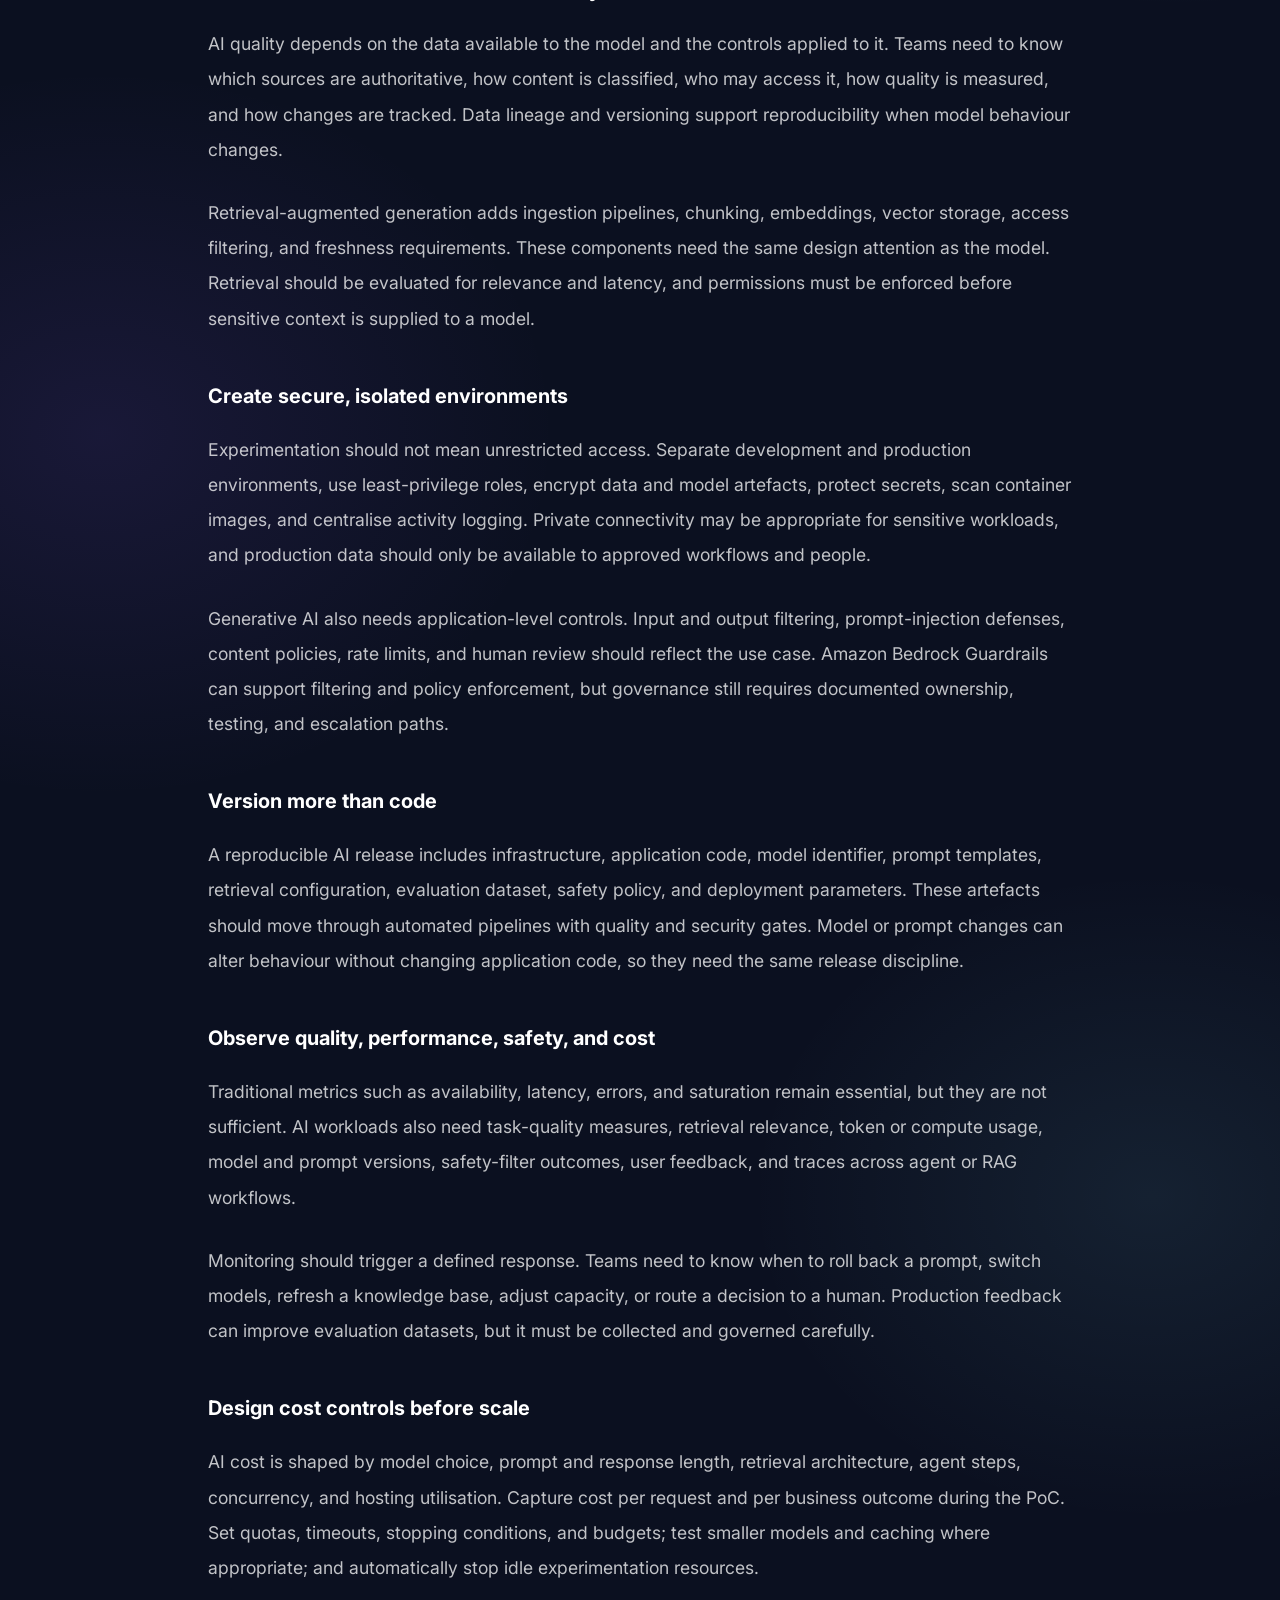
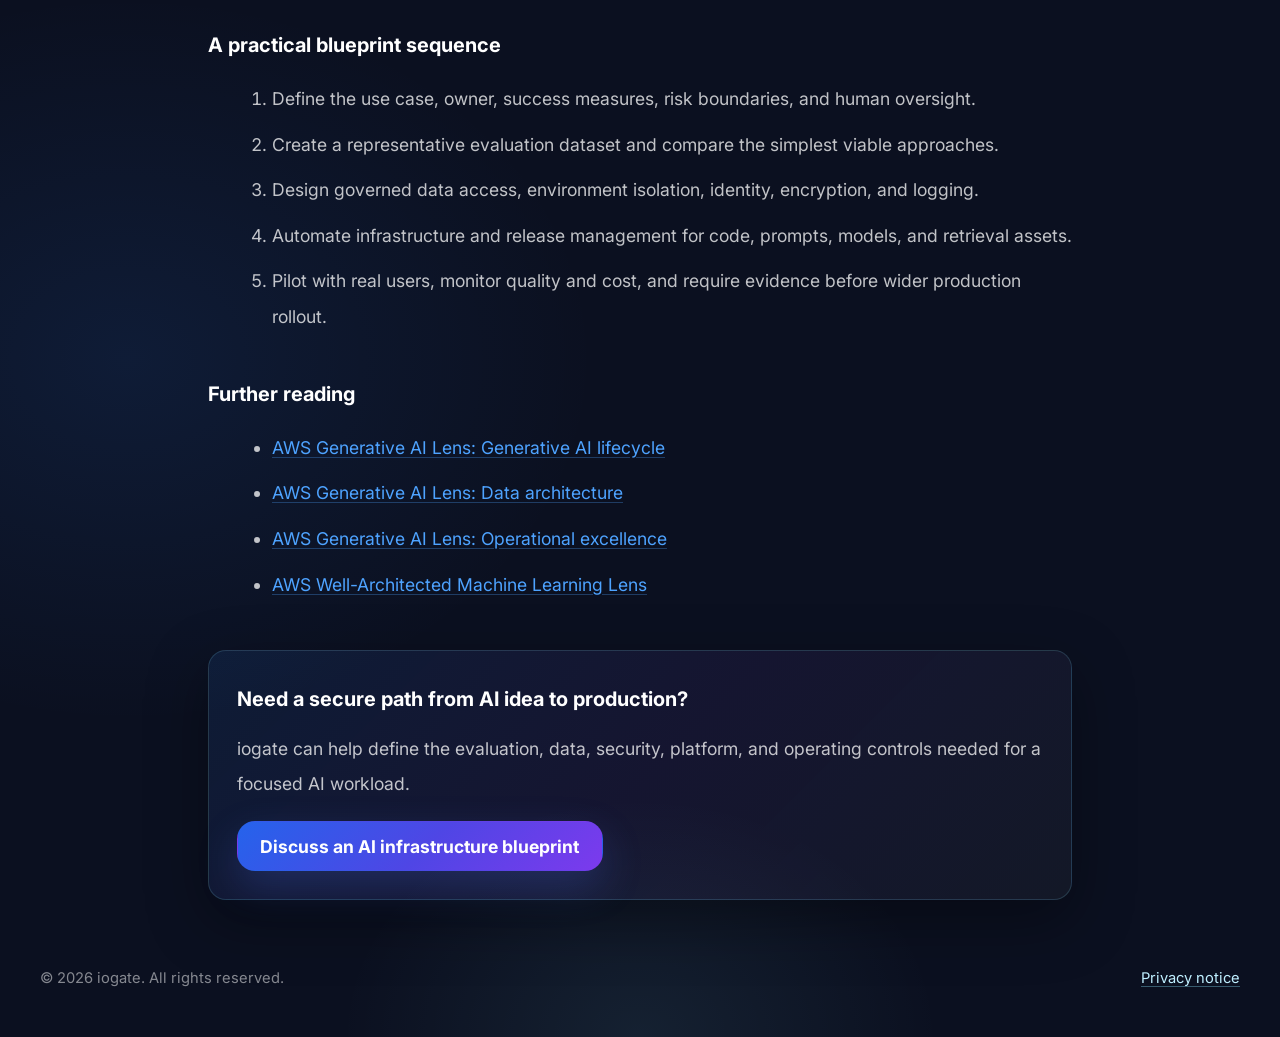
<file: articles/ai-infrastructure-blueprint.html>
<!DOCTYPE html>
<html lang="en">
<head>
  <meta charset="UTF-8" />
  <meta name="viewport" content="width=device-width, initial-scale=1.0" />
  <title>AI Infrastructure Blueprint | iogate</title>
  <meta name="description" content="Lay the groundwork for secure data and AI workloads with the platforms, controls, and operating model needed to grow safely." />
  <link rel="canonical" href="https://iogate-engineering.github.io/articles/ai-infrastructure-blueprint.html" />
  <meta property="og:title" content="AI Infrastructure Blueprint | iogate" />
  <meta property="og:description" content="Build the data, security, evaluation, platform, and operating foundations needed to move an AI workload towards production." />
  <meta property="og:type" content="article" />
  <meta property="og:url" content="https://iogate-engineering.github.io/articles/ai-infrastructure-blueprint.html" />
  <meta property="og:image" content="https://iogate-engineering.github.io/images/iogate-logo.png" />
  <meta property="og:image:alt" content="iogate" />
  <meta name="twitter:card" content="summary_large_image" />
  <link rel="stylesheet" href="../styles.css?v=23" />
  <link rel="preconnect" href="https://fonts.bunny.net" />
  <link rel="stylesheet" href="https://fonts.bunny.net/css?family=inter:400,700,800" />
  <link rel="icon" type="image/png" sizes="96x96" href="../images/favicon/favicon-96x96.png">
  <link rel="icon" href="../images/favicon/favicon.ico">
  <link rel="apple-touch-icon" sizes="180x180" href="../images/favicon/apple-touch-icon.png">
  <link rel="manifest" href="../images/favicon/site.webmanifest">
</head>
<body>
  <header class="site-header">
    <div class="container header-inner">
      <a class="brand" href="../index.html" aria-label="iogate home">
        <img src="../images/iogate-logo.png" alt="" class="brand-icon-img" width="2315" height="1316" />
        <img src="../images/iogate-logo-header-text.png" alt="iogate" class="brand-text-img" width="3014" height="839" />
      </a>
      <button class="menu-toggle" aria-expanded="false" aria-controls="site-nav" id="menuToggle">Menu</button>
      <nav class="nav" id="site-nav">
        <a href="../index.html#services">Services</a>
        <a href="../index.html#approach">Approach</a>
        <a href="../index.html#about">Why iogate</a>
        <a href="../index.html#experience">Experience</a>
        <a href="../index.html#contact">Contact</a>
      </nav>
    </div>
  </header>

  <main>
    <section class="hero article-hero">
      <div class="container">
        <a href="index.html" class="eyebrow">&larr; All articles</a>
        <h1>AI Infrastructure Blueprint</h1>
        <p class="article-lede">
          Lay the groundwork for secure data and AI workloads with the platforms, controls, and operating model needed to grow safely.
        </p>
      </div>
    </section>

    <section class="section">
      <div class="container article-body">
        <h2>AI Infrastructure Blueprint: From Experiment to Governed Workload</h2>

        <p>
          AI initiatives often begin with a compelling demonstration and then slow down when they meet production requirements. Real data is sensitive, model behaviour is probabilistic, inference cost changes with usage, and the system must be observable even when its output is not deterministic. An AI infrastructure blueprint defines the technical and operating foundations needed to move beyond isolated experiments safely.
        </p>

        <h3>Start with the decision, not the model</h3>
        <p>
          Define the user, business problem, expected value, and unacceptable outcome before choosing a model or platform. A useful scope includes measurable quality criteria, latency and availability needs, data sensitivity, human oversight, likely usage, and a cost envelope. It should also explain what happens when the system is uncertain or wrong.
        </p>
        <p>
          Evaluation needs a representative ground-truth dataset. Public model benchmarks can inform an initial shortlist, but they cannot prove that a model performs well on an organisation’s terminology, documents, edge cases, or risk profile. Task-specific tests provide the evidence needed to compare options and decide whether the use case should progress.
        </p>

        <h3>Choose the simplest viable model strategy</h3>
        <p>
          Managed model APIs such as Amazon Bedrock can reduce the infrastructure required to experiment and operate foundation models. Amazon SageMaker AI provides broader capabilities for teams that need custom training, hosting, registries, and MLOps workflows. Self-hosting may be justified by model control, specialist hardware, data constraints, or economics at scale, but it also transfers more operational responsibility to the team.
        </p>
        <p>
          Selection should compare quality, latency, context limits, regional availability, data-handling terms, resilience, and total cost. Larger models are not automatically better. A smaller model, retrieval step, deterministic rule, or conventional search service may meet the requirement with lower cost and simpler operations.
        </p>

        <h3>Treat data architecture as a first-class system</h3>
        <p>
          AI quality depends on the data available to the model and the controls applied to it. Teams need to know which sources are authoritative, how content is classified, who may access it, how quality is measured, and how changes are tracked. Data lineage and versioning support reproducibility when model behaviour changes.
        </p>
        <p>
          Retrieval-augmented generation adds ingestion pipelines, chunking, embeddings, vector storage, access filtering, and freshness requirements. These components need the same design attention as the model. Retrieval should be evaluated for relevance and latency, and permissions must be enforced before sensitive context is supplied to a model.
        </p>

        <h3>Create secure, isolated environments</h3>
        <p>
          Experimentation should not mean unrestricted access. Separate development and production environments, use least-privilege roles, encrypt data and model artefacts, protect secrets, scan container images, and centralise activity logging. Private connectivity may be appropriate for sensitive workloads, and production data should only be available to approved workflows and people.
        </p>
        <p>
          Generative AI also needs application-level controls. Input and output filtering, prompt-injection defenses, content policies, rate limits, and human review should reflect the use case. Amazon Bedrock Guardrails can support filtering and policy enforcement, but governance still requires documented ownership, testing, and escalation paths.
        </p>

        <h3>Version more than code</h3>
        <p>
          A reproducible AI release includes infrastructure, application code, model identifier, prompt templates, retrieval configuration, evaluation dataset, safety policy, and deployment parameters. These artefacts should move through automated pipelines with quality and security gates. Model or prompt changes can alter behaviour without changing application code, so they need the same release discipline.
        </p>

        <h3>Observe quality, performance, safety, and cost</h3>
        <p>
          Traditional metrics such as availability, latency, errors, and saturation remain essential, but they are not sufficient. AI workloads also need task-quality measures, retrieval relevance, token or compute usage, model and prompt versions, safety-filter outcomes, user feedback, and traces across agent or RAG workflows.
        </p>
        <p>
          Monitoring should trigger a defined response. Teams need to know when to roll back a prompt, switch models, refresh a knowledge base, adjust capacity, or route a decision to a human. Production feedback can improve evaluation datasets, but it must be collected and governed carefully.
        </p>

        <h3>Design cost controls before scale</h3>
        <p>
          AI cost is shaped by model choice, prompt and response length, retrieval architecture, agent steps, concurrency, and hosting utilisation. Capture cost per request and per business outcome during the PoC. Set quotas, timeouts, stopping conditions, and budgets; test smaller models and caching where appropriate; and automatically stop idle experimentation resources.
        </p>

        <h3>A practical blueprint sequence</h3>
        <ol>
          <li>Define the use case, owner, success measures, risk boundaries, and human oversight.</li>
          <li>Create a representative evaluation dataset and compare the simplest viable approaches.</li>
          <li>Design governed data access, environment isolation, identity, encryption, and logging.</li>
          <li>Automate infrastructure and release management for code, prompts, models, and retrieval assets.</li>
          <li>Pilot with real users, monitor quality and cost, and require evidence before wider production rollout.</li>
        </ol>

        <h3>Further reading</h3>
        <ul>
          <li><a href="https://docs.aws.amazon.com/wellarchitected/latest/generative-ai-lens/generative-ai-lifecycle.html" target="_blank" rel="noopener">AWS Generative AI Lens: Generative AI lifecycle</a></li>
          <li><a href="https://docs.aws.amazon.com/wellarchitected/latest/generative-ai-lens/data-architecture.html" target="_blank" rel="noopener">AWS Generative AI Lens: Data architecture</a></li>
          <li><a href="https://docs.aws.amazon.com/wellarchitected/latest/generative-ai-lens/operational-excellence.html" target="_blank" rel="noopener">AWS Generative AI Lens: Operational excellence</a></li>
          <li><a href="https://docs.aws.amazon.com/wellarchitected/latest/machine-learning-lens/machine-learning-lens.html" target="_blank" rel="noopener">AWS Well-Architected Machine Learning Lens</a></li>
        </ul>

        <div class="article-cta">
          <h3>Need a secure path from AI idea to production?</h3>
          <p>iogate can help define the evaluation, data, security, platform, and operating controls needed for a focused AI workload.</p>
          <a class="button button-primary" href="../index.html#contact">Discuss an AI infrastructure blueprint</a>
        </div>
      </div>
    </section>
  </main>

  <footer class="footer">
    <div class="container footer-inner"><span>&copy; <span id="year"></span> iogate. All rights reserved.</span><a href="../privacy.html">Privacy notice</a></div>
  </footer>

  <script src="../site.js?v=1" defer></script>
</body>
</html>
</file>
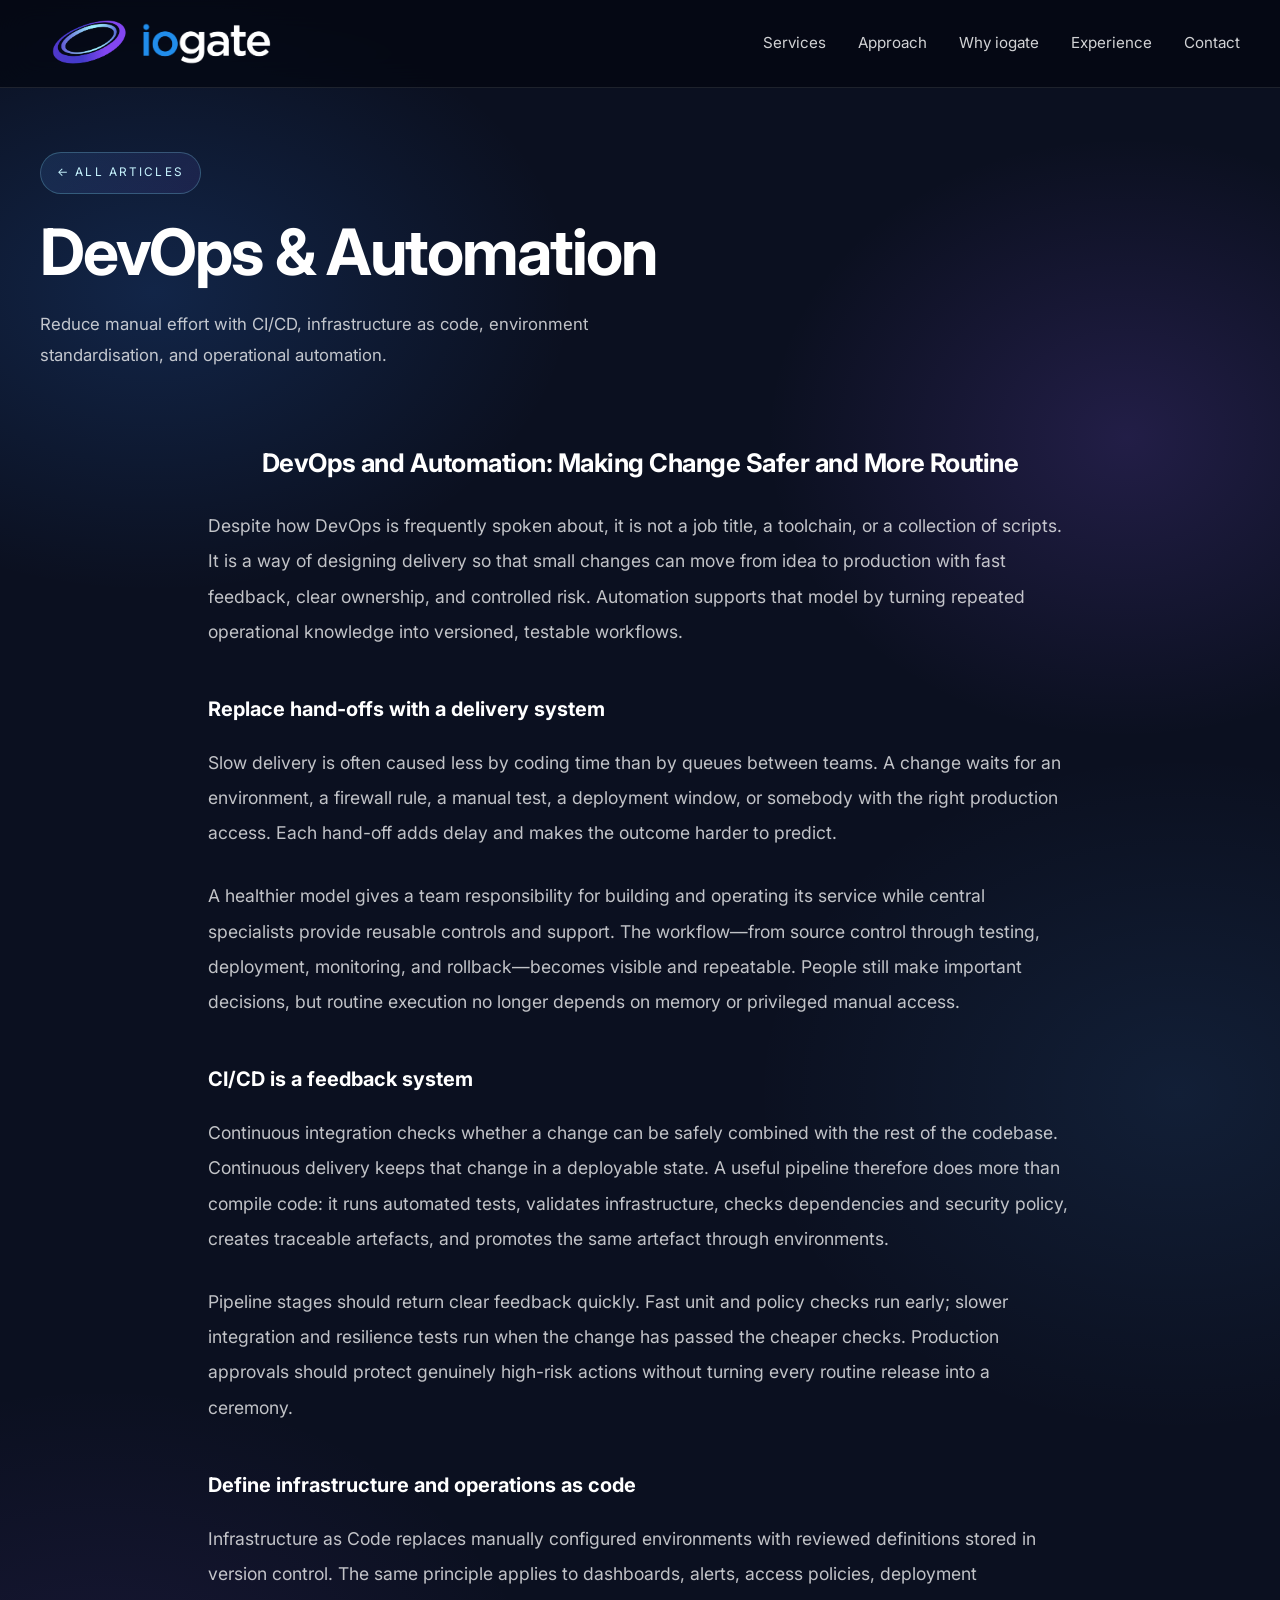
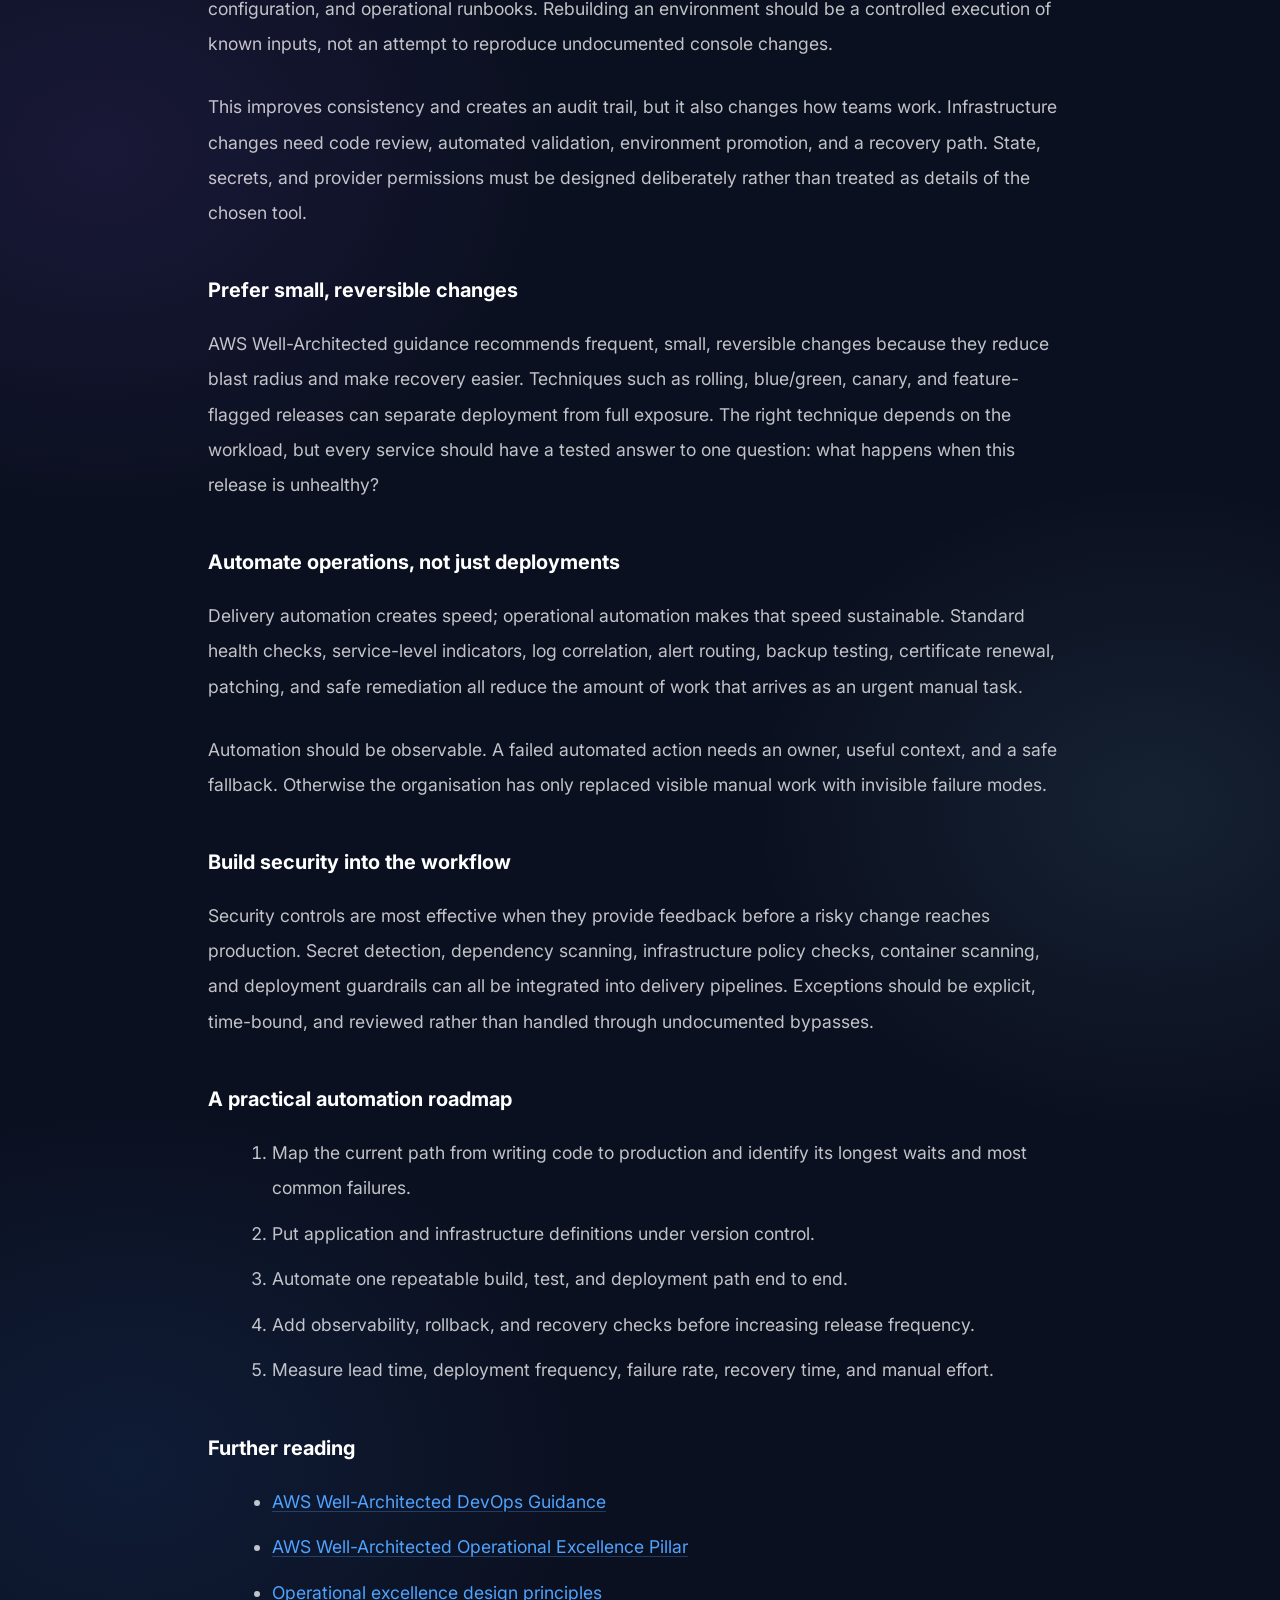
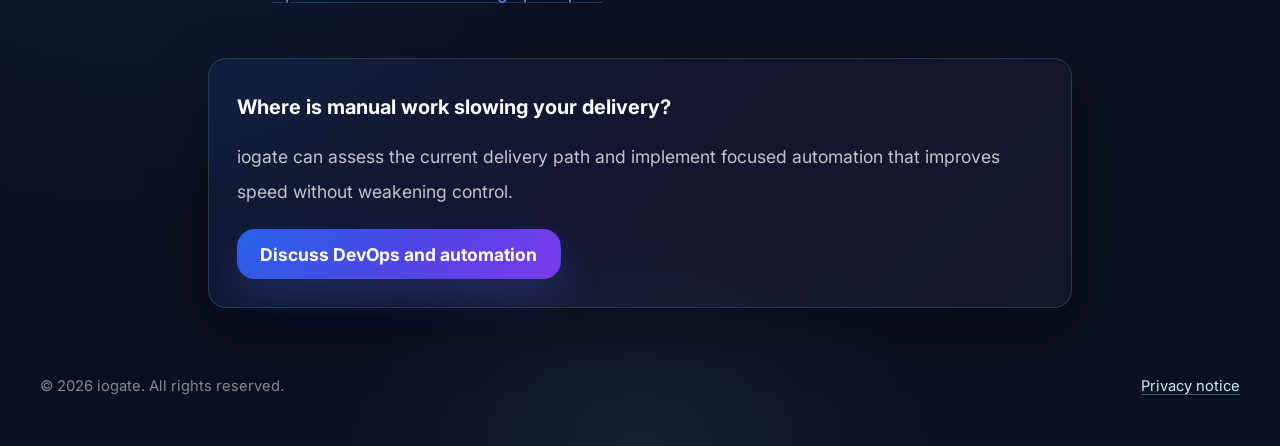
<file: articles/devops-and-automation.html>
<!DOCTYPE html>
<html lang="en">
<head>
  <meta charset="UTF-8" />
  <meta name="viewport" content="width=device-width, initial-scale=1.0" />
  <title>DevOps &amp; Automation | iogate</title>
  <meta name="description" content="Reduce manual effort with CI/CD, infrastructure as code, environment standardisation, and operational automation." />
  <link rel="canonical" href="https://iogate-engineering.github.io/articles/devops-and-automation.html" />
  <meta property="og:title" content="DevOps and Automation | iogate" />
  <meta property="og:description" content="Reduce manual effort with delivery pipelines, infrastructure as code, standard environments, and operational automation." />
  <meta property="og:type" content="article" />
  <meta property="og:url" content="https://iogate-engineering.github.io/articles/devops-and-automation.html" />
  <meta property="og:image" content="https://iogate-engineering.github.io/images/iogate-logo.png" />
  <meta property="og:image:alt" content="iogate" />
  <meta name="twitter:card" content="summary_large_image" />
  <link rel="stylesheet" href="../styles.css?v=23" />
  <link rel="preconnect" href="https://fonts.bunny.net" />
  <link rel="stylesheet" href="https://fonts.bunny.net/css?family=inter:400,700,800" />
  <link rel="icon" type="image/png" sizes="96x96" href="../images/favicon/favicon-96x96.png">
  <link rel="icon" href="../images/favicon/favicon.ico">
  <link rel="apple-touch-icon" sizes="180x180" href="../images/favicon/apple-touch-icon.png">
  <link rel="manifest" href="../images/favicon/site.webmanifest">
</head>
<body>
  <header class="site-header">
    <div class="container header-inner">
      <a class="brand" href="../index.html" aria-label="iogate home">
        <img src="../images/iogate-logo.png" alt="" class="brand-icon-img" width="2315" height="1316" />
        <img src="../images/iogate-logo-header-text.png" alt="iogate" class="brand-text-img" width="3014" height="839" />
      </a>
      <button class="menu-toggle" aria-expanded="false" aria-controls="site-nav" id="menuToggle">Menu</button>
      <nav class="nav" id="site-nav">
        <a href="../index.html#services">Services</a>
        <a href="../index.html#approach">Approach</a>
        <a href="../index.html#about">Why iogate</a>
        <a href="../index.html#experience">Experience</a>
        <a href="../index.html#contact">Contact</a>
      </nav>
    </div>
  </header>

  <main>
    <section class="hero article-hero">
      <div class="container">
        <a href="index.html" class="eyebrow">&larr; All articles</a>
        <h1>DevOps &amp; Automation</h1>
        <p class="article-lede">
          Reduce manual effort with CI/CD, infrastructure as code, environment standardisation, and operational automation.
        </p>
      </div>
    </section>

    <section class="section">
      <div class="container article-body">
        <h2>DevOps and Automation: Making Change Safer and More Routine</h2>

        <p>
          Despite how DevOps is frequently spoken about, it is not a job title, a toolchain, or a collection of scripts. It is a way of designing delivery so that small changes can move from idea to production with fast feedback, clear ownership, and controlled risk. Automation supports that model by turning repeated operational knowledge into versioned, testable workflows.
        </p>

        <h3>Replace hand-offs with a delivery system</h3>
        <p>
          Slow delivery is often caused less by coding time than by queues between teams. A change waits for an environment, a firewall rule, a manual test, a deployment window, or somebody with the right production access. Each hand-off adds delay and makes the outcome harder to predict.
        </p>
        <p>
          A healthier model gives a team responsibility for building and operating its service while central specialists provide reusable controls and support. The workflow—from source control through testing, deployment, monitoring, and rollback—becomes visible and repeatable. People still make important decisions, but routine execution no longer depends on memory or privileged manual access.
        </p>

        <h3>CI/CD is a feedback system</h3>
        <p>
          Continuous integration checks whether a change can be safely combined with the rest of the codebase. Continuous delivery keeps that change in a deployable state. A useful pipeline therefore does more than compile code: it runs automated tests, validates infrastructure, checks dependencies and security policy, creates traceable artefacts, and promotes the same artefact through environments.
        </p>
        <p>
          Pipeline stages should return clear feedback quickly. Fast unit and policy checks run early; slower integration and resilience tests run when the change has passed the cheaper checks. Production approvals should protect genuinely high-risk actions without turning every routine release into a ceremony.
        </p>

        <h3>Define infrastructure and operations as code</h3>
        <p>
          Infrastructure as Code replaces manually configured environments with reviewed definitions stored in version control. The same principle applies to dashboards, alerts, access policies, deployment configuration, and operational runbooks. Rebuilding an environment should be a controlled execution of known inputs, not an attempt to reproduce undocumented console changes.
        </p>
        <p>
          This improves consistency and creates an audit trail, but it also changes how teams work. Infrastructure changes need code review, automated validation, environment promotion, and a recovery path. State, secrets, and provider permissions must be designed deliberately rather than treated as details of the chosen tool.
        </p>

        <h3>Prefer small, reversible changes</h3>
        <p>
          AWS Well-Architected guidance recommends frequent, small, reversible changes because they reduce blast radius and make recovery easier. Techniques such as rolling, blue/green, canary, and feature-flagged releases can separate deployment from full exposure. The right technique depends on the workload, but every service should have a tested answer to one question: what happens when this release is unhealthy?
        </p>

        <h3>Automate operations, not just deployments</h3>
        <p>
          Delivery automation creates speed; operational automation makes that speed sustainable. Standard health checks, service-level indicators, log correlation, alert routing, backup testing, certificate renewal, patching, and safe remediation all reduce the amount of work that arrives as an urgent manual task.
        </p>
        <p>
          Automation should be observable. A failed automated action needs an owner, useful context, and a safe fallback. Otherwise the organisation has only replaced visible manual work with invisible failure modes.
        </p>

        <h3>Build security into the workflow</h3>
        <p>
          Security controls are most effective when they provide feedback before a risky change reaches production. Secret detection, dependency scanning, infrastructure policy checks, container scanning, and deployment guardrails can all be integrated into delivery pipelines. Exceptions should be explicit, time-bound, and reviewed rather than handled through undocumented bypasses.
        </p>

        <h3>A practical automation roadmap</h3>
        <ol>
          <li>Map the current path from writing code to production and identify its longest waits and most common failures.</li>
          <li>Put application and infrastructure definitions under version control.</li>
          <li>Automate one repeatable build, test, and deployment path end to end.</li>
          <li>Add observability, rollback, and recovery checks before increasing release frequency.</li>
          <li>Measure lead time, deployment frequency, failure rate, recovery time, and manual effort.</li>
        </ol>

        <h3>Further reading</h3>
        <ul>
          <li><a href="https://docs.aws.amazon.com/wellarchitected/latest/devops-guidance/devops-guidance.html" target="_blank" rel="noopener">AWS Well-Architected DevOps Guidance</a></li>
          <li><a href="https://docs.aws.amazon.com/wellarchitected/latest/operational-excellence-pillar/welcome.html" target="_blank" rel="noopener">AWS Well-Architected Operational Excellence Pillar</a></li>
          <li><a href="https://docs.aws.amazon.com/wellarchitected/2023-10-03/framework/oe-design-principles.html" target="_blank" rel="noopener">Operational excellence design principles</a></li>
        </ul>

        <div class="article-cta">
          <h3>Where is manual work slowing your delivery?</h3>
          <p>iogate can assess the current delivery path and implement focused automation that improves speed without weakening control.</p>
          <a class="button button-primary" href="../index.html#contact">Discuss DevOps and automation</a>
        </div>
      </div>
    </section>
  </main>

  <footer class="footer">
    <div class="container footer-inner"><span>&copy; <span id="year"></span> iogate. All rights reserved.</span><a href="../privacy.html">Privacy notice</a></div>
  </footer>

  <script src="../site.js?v=1" defer></script>
</body>
</html>
</file>
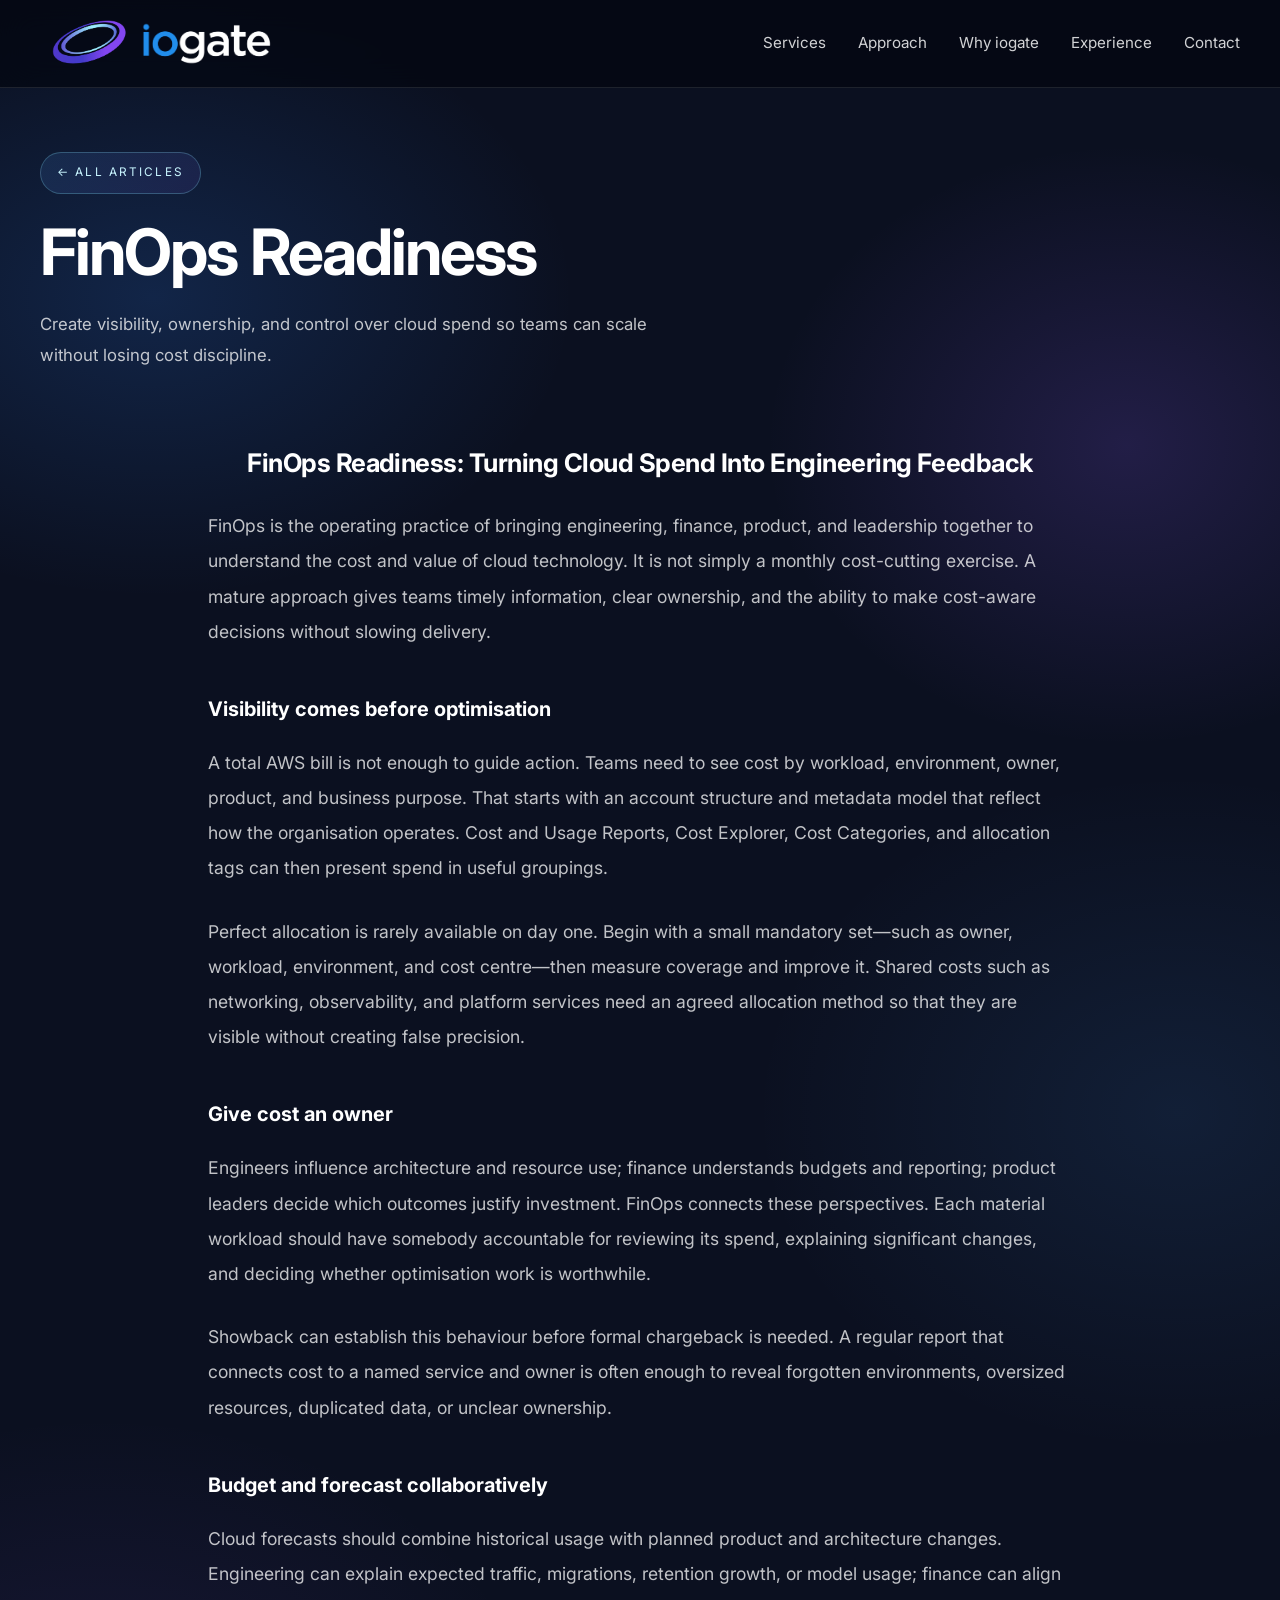
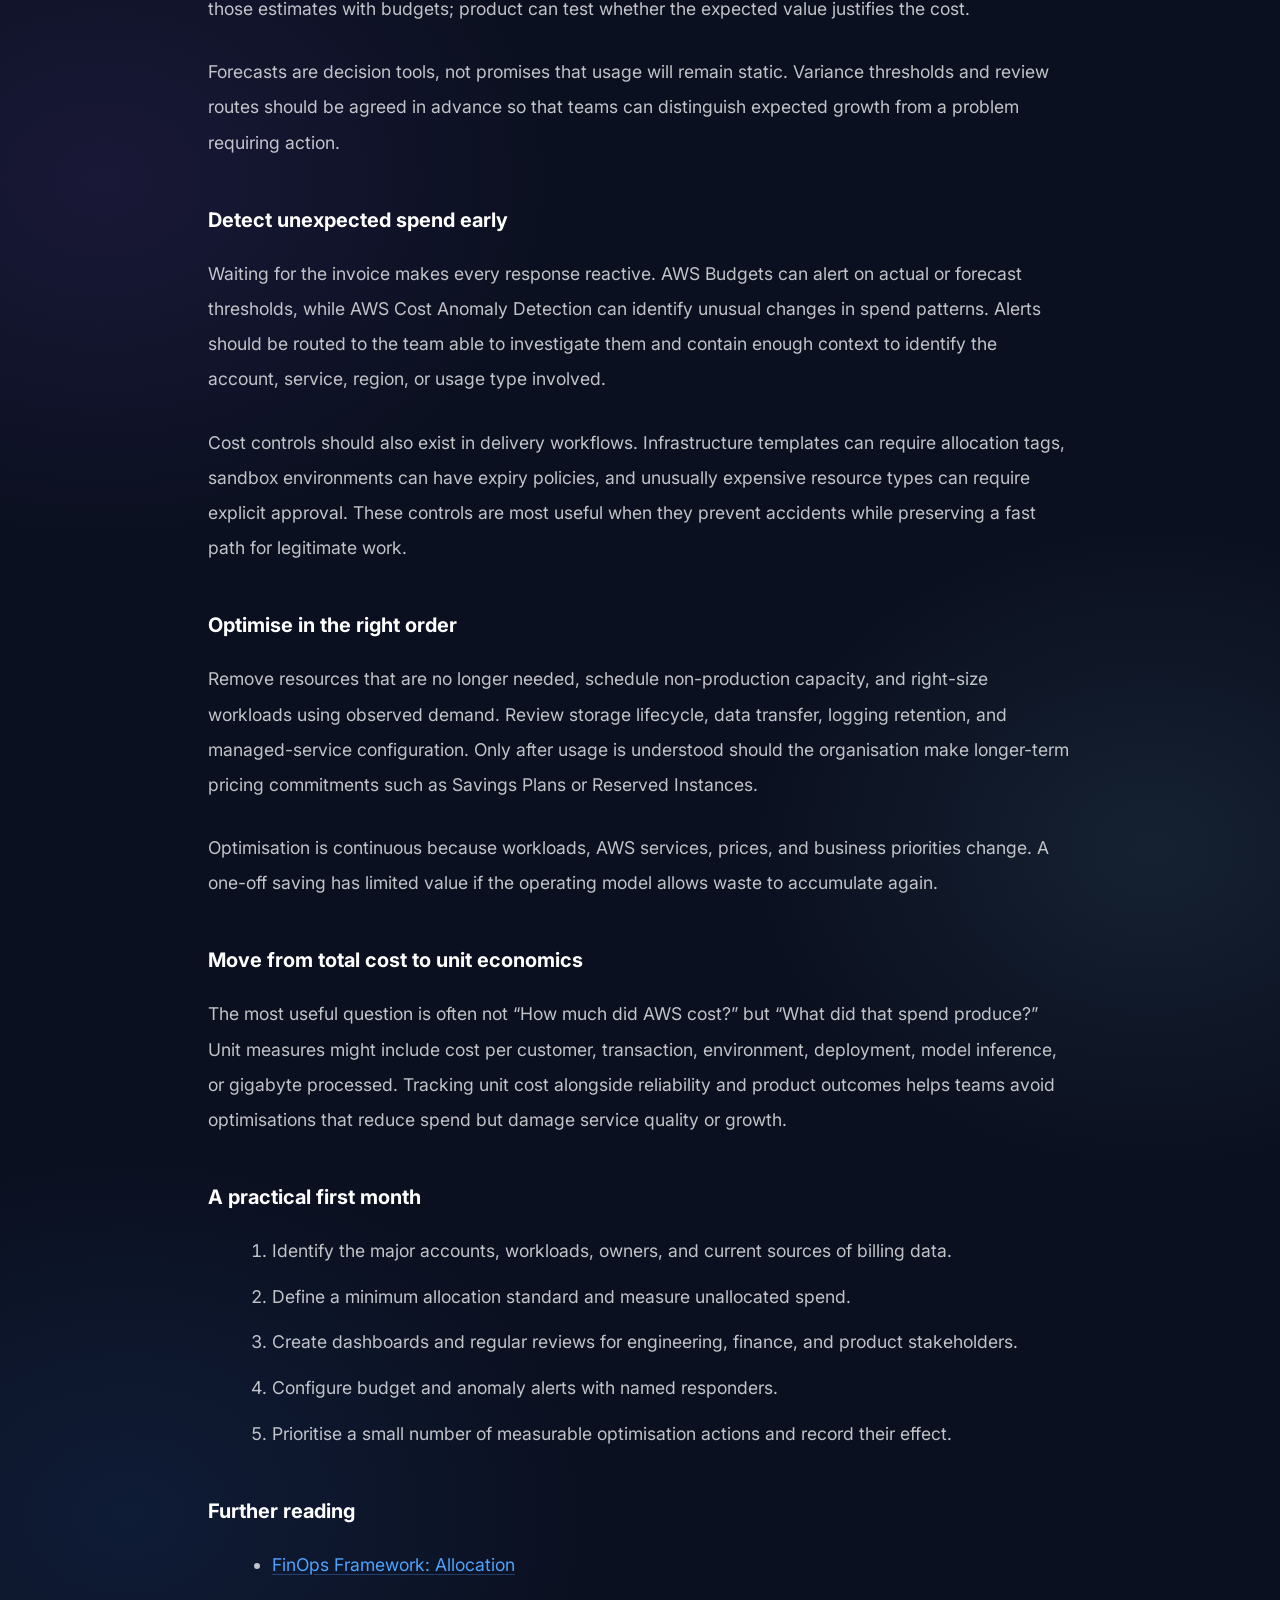
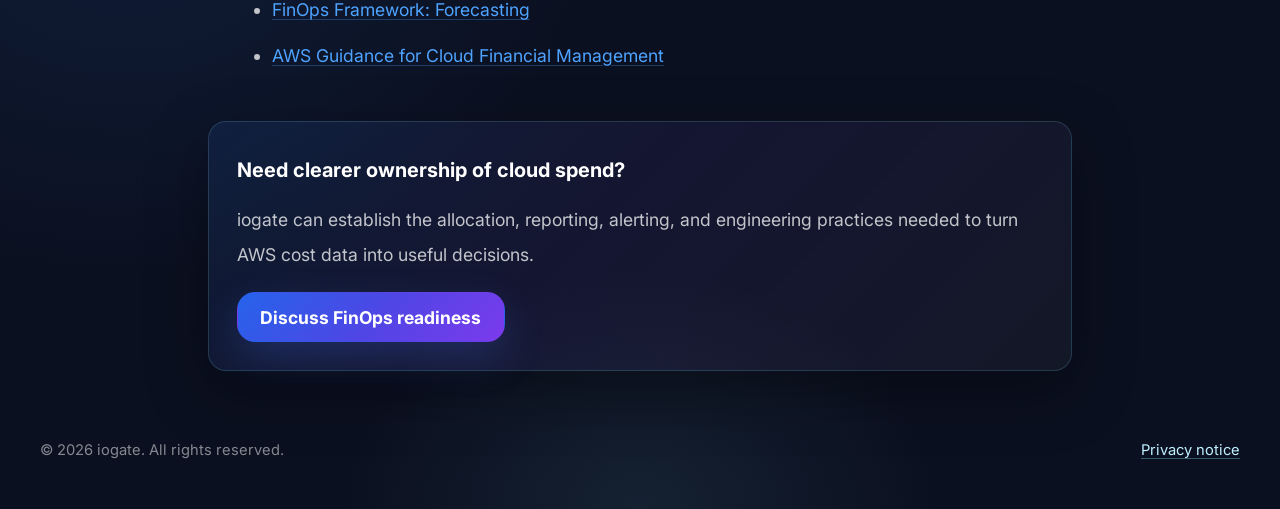
<file: articles/finops-readiness.html>
<!DOCTYPE html>
<html lang="en">
<head>
  <meta charset="UTF-8" />
  <meta name="viewport" content="width=device-width, initial-scale=1.0" />
  <title>FinOps Readiness | iogate</title>
  <meta name="description" content="Create visibility, ownership, and control over cloud spend so teams can scale without losing cost discipline." />
  <link rel="canonical" href="https://iogate-engineering.github.io/articles/finops-readiness.html" />
  <meta property="og:title" content="FinOps Readiness | iogate" />
  <meta property="og:description" content="Create visibility, ownership, forecasting, and control over AWS spend before cloud costs become difficult to manage." />
  <meta property="og:type" content="article" />
  <meta property="og:url" content="https://iogate-engineering.github.io/articles/finops-readiness.html" />
  <meta property="og:image" content="https://iogate-engineering.github.io/images/iogate-logo.png" />
  <meta property="og:image:alt" content="iogate" />
  <meta name="twitter:card" content="summary_large_image" />
  <link rel="stylesheet" href="../styles.css?v=23" />
  <link rel="preconnect" href="https://fonts.bunny.net" />
  <link rel="stylesheet" href="https://fonts.bunny.net/css?family=inter:400,700,800" />
  <link rel="icon" type="image/png" sizes="96x96" href="../images/favicon/favicon-96x96.png">
  <link rel="icon" href="../images/favicon/favicon.ico">
  <link rel="apple-touch-icon" sizes="180x180" href="../images/favicon/apple-touch-icon.png">
  <link rel="manifest" href="../images/favicon/site.webmanifest">
</head>
<body>
  <header class="site-header">
    <div class="container header-inner">
      <a class="brand" href="../index.html" aria-label="iogate home">
        <img src="../images/iogate-logo.png" alt="" class="brand-icon-img" width="2315" height="1316" />
        <img src="../images/iogate-logo-header-text.png" alt="iogate" class="brand-text-img" width="3014" height="839" />
      </a>
      <button class="menu-toggle" aria-expanded="false" aria-controls="site-nav" id="menuToggle">Menu</button>
      <nav class="nav" id="site-nav">
        <a href="../index.html#services">Services</a>
        <a href="../index.html#approach">Approach</a>
        <a href="../index.html#about">Why iogate</a>
        <a href="../index.html#experience">Experience</a>
        <a href="../index.html#contact">Contact</a>
      </nav>
    </div>
  </header>

  <main>
    <section class="hero article-hero">
      <div class="container">
        <a href="index.html" class="eyebrow">&larr; All articles</a>
        <h1>FinOps Readiness</h1>
        <p class="article-lede">
          Create visibility, ownership, and control over cloud spend so teams can scale without losing cost discipline.
        </p>
      </div>
    </section>

    <section class="section">
      <div class="container article-body">
        <h2>FinOps Readiness: Turning Cloud Spend Into Engineering Feedback</h2>

        <p>
          FinOps is the operating practice of bringing engineering, finance, product, and leadership together to understand the cost and value of cloud technology. It is not simply a monthly cost-cutting exercise. A mature approach gives teams timely information, clear ownership, and the ability to make cost-aware decisions without slowing delivery.
        </p>

        <h3>Visibility comes before optimisation</h3>
        <p>
          A total AWS bill is not enough to guide action. Teams need to see cost by workload, environment, owner, product, and business purpose. That starts with an account structure and metadata model that reflect how the organisation operates. Cost and Usage Reports, Cost Explorer, Cost Categories, and allocation tags can then present spend in useful groupings.
        </p>
        <p>
          Perfect allocation is rarely available on day one. Begin with a small mandatory set—such as owner, workload, environment, and cost centre—then measure coverage and improve it. Shared costs such as networking, observability, and platform services need an agreed allocation method so that they are visible without creating false precision.
        </p>

        <h3>Give cost an owner</h3>
        <p>
          Engineers influence architecture and resource use; finance understands budgets and reporting; product leaders decide which outcomes justify investment. FinOps connects these perspectives. Each material workload should have somebody accountable for reviewing its spend, explaining significant changes, and deciding whether optimisation work is worthwhile.
        </p>
        <p>
          Showback can establish this behaviour before formal chargeback is needed. A regular report that connects cost to a named service and owner is often enough to reveal forgotten environments, oversized resources, duplicated data, or unclear ownership.
        </p>

        <h3>Budget and forecast collaboratively</h3>
        <p>
          Cloud forecasts should combine historical usage with planned product and architecture changes. Engineering can explain expected traffic, migrations, retention growth, or model usage; finance can align those estimates with budgets; product can test whether the expected value justifies the cost.
        </p>
        <p>
          Forecasts are decision tools, not promises that usage will remain static. Variance thresholds and review routes should be agreed in advance so that teams can distinguish expected growth from a problem requiring action.
        </p>

        <h3>Detect unexpected spend early</h3>
        <p>
          Waiting for the invoice makes every response reactive. AWS Budgets can alert on actual or forecast thresholds, while AWS Cost Anomaly Detection can identify unusual changes in spend patterns. Alerts should be routed to the team able to investigate them and contain enough context to identify the account, service, region, or usage type involved.
        </p>
        <p>
          Cost controls should also exist in delivery workflows. Infrastructure templates can require allocation tags, sandbox environments can have expiry policies, and unusually expensive resource types can require explicit approval. These controls are most useful when they prevent accidents while preserving a fast path for legitimate work.
        </p>

        <h3>Optimise in the right order</h3>
        <p>
          Remove resources that are no longer needed, schedule non-production capacity, and right-size workloads using observed demand. Review storage lifecycle, data transfer, logging retention, and managed-service configuration. Only after usage is understood should the organisation make longer-term pricing commitments such as Savings Plans or Reserved Instances.
        </p>
        <p>
          Optimisation is continuous because workloads, AWS services, prices, and business priorities change. A one-off saving has limited value if the operating model allows waste to accumulate again.
        </p>

        <h3>Move from total cost to unit economics</h3>
        <p>
          The most useful question is often not “How much did AWS cost?” but “What did that spend produce?” Unit measures might include cost per customer, transaction, environment, deployment, model inference, or gigabyte processed. Tracking unit cost alongside reliability and product outcomes helps teams avoid optimisations that reduce spend but damage service quality or growth.
        </p>

        <h3>A practical first month</h3>
        <ol>
          <li>Identify the major accounts, workloads, owners, and current sources of billing data.</li>
          <li>Define a minimum allocation standard and measure unallocated spend.</li>
          <li>Create dashboards and regular reviews for engineering, finance, and product stakeholders.</li>
          <li>Configure budget and anomaly alerts with named responders.</li>
          <li>Prioritise a small number of measurable optimisation actions and record their effect.</li>
        </ol>

        <h3>Further reading</h3>
        <ul>
          <li><a href="https://framework.finops.org/framework/capabilities/allocation/" target="_blank" rel="noopener">FinOps Framework: Allocation</a></li>
          <li><a href="https://www.finops.org/framework/capabilities/forecasting/" target="_blank" rel="noopener">FinOps Framework: Forecasting</a></li>
          <li><a href="https://docs.aws.amazon.com/solutions/cloud-financial-management-on-aws/" target="_blank" rel="noopener">AWS Guidance for Cloud Financial Management</a></li>
        </ul>

        <div class="article-cta">
          <h3>Need clearer ownership of cloud spend?</h3>
          <p>iogate can establish the allocation, reporting, alerting, and engineering practices needed to turn AWS cost data into useful decisions.</p>
          <a class="button button-primary" href="../index.html#contact">Discuss FinOps readiness</a>
        </div>
      </div>
    </section>
  </main>

  <footer class="footer">
    <div class="container footer-inner"><span>&copy; <span id="year"></span> iogate. All rights reserved.</span><a href="../privacy.html">Privacy notice</a></div>
  </footer>

  <script src="../site.js?v=1" defer></script>
</body>
</html>
</file>
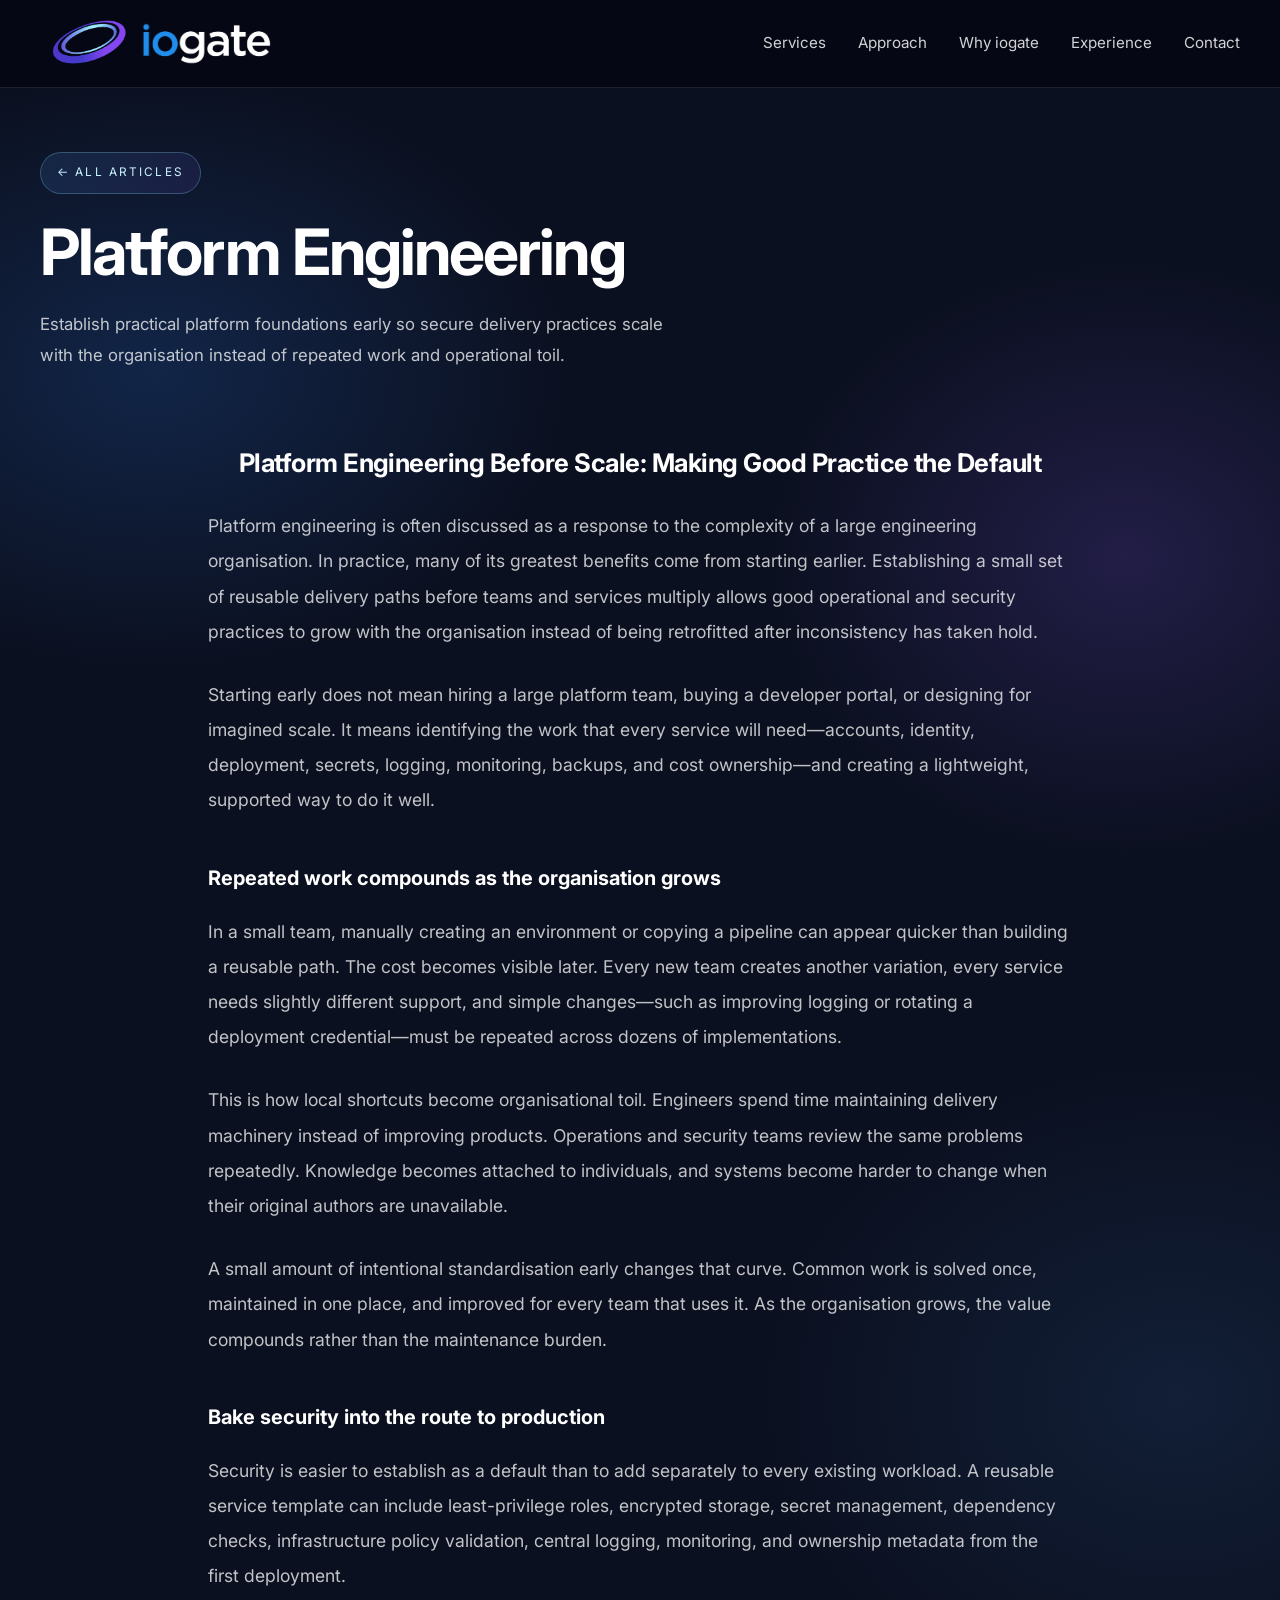
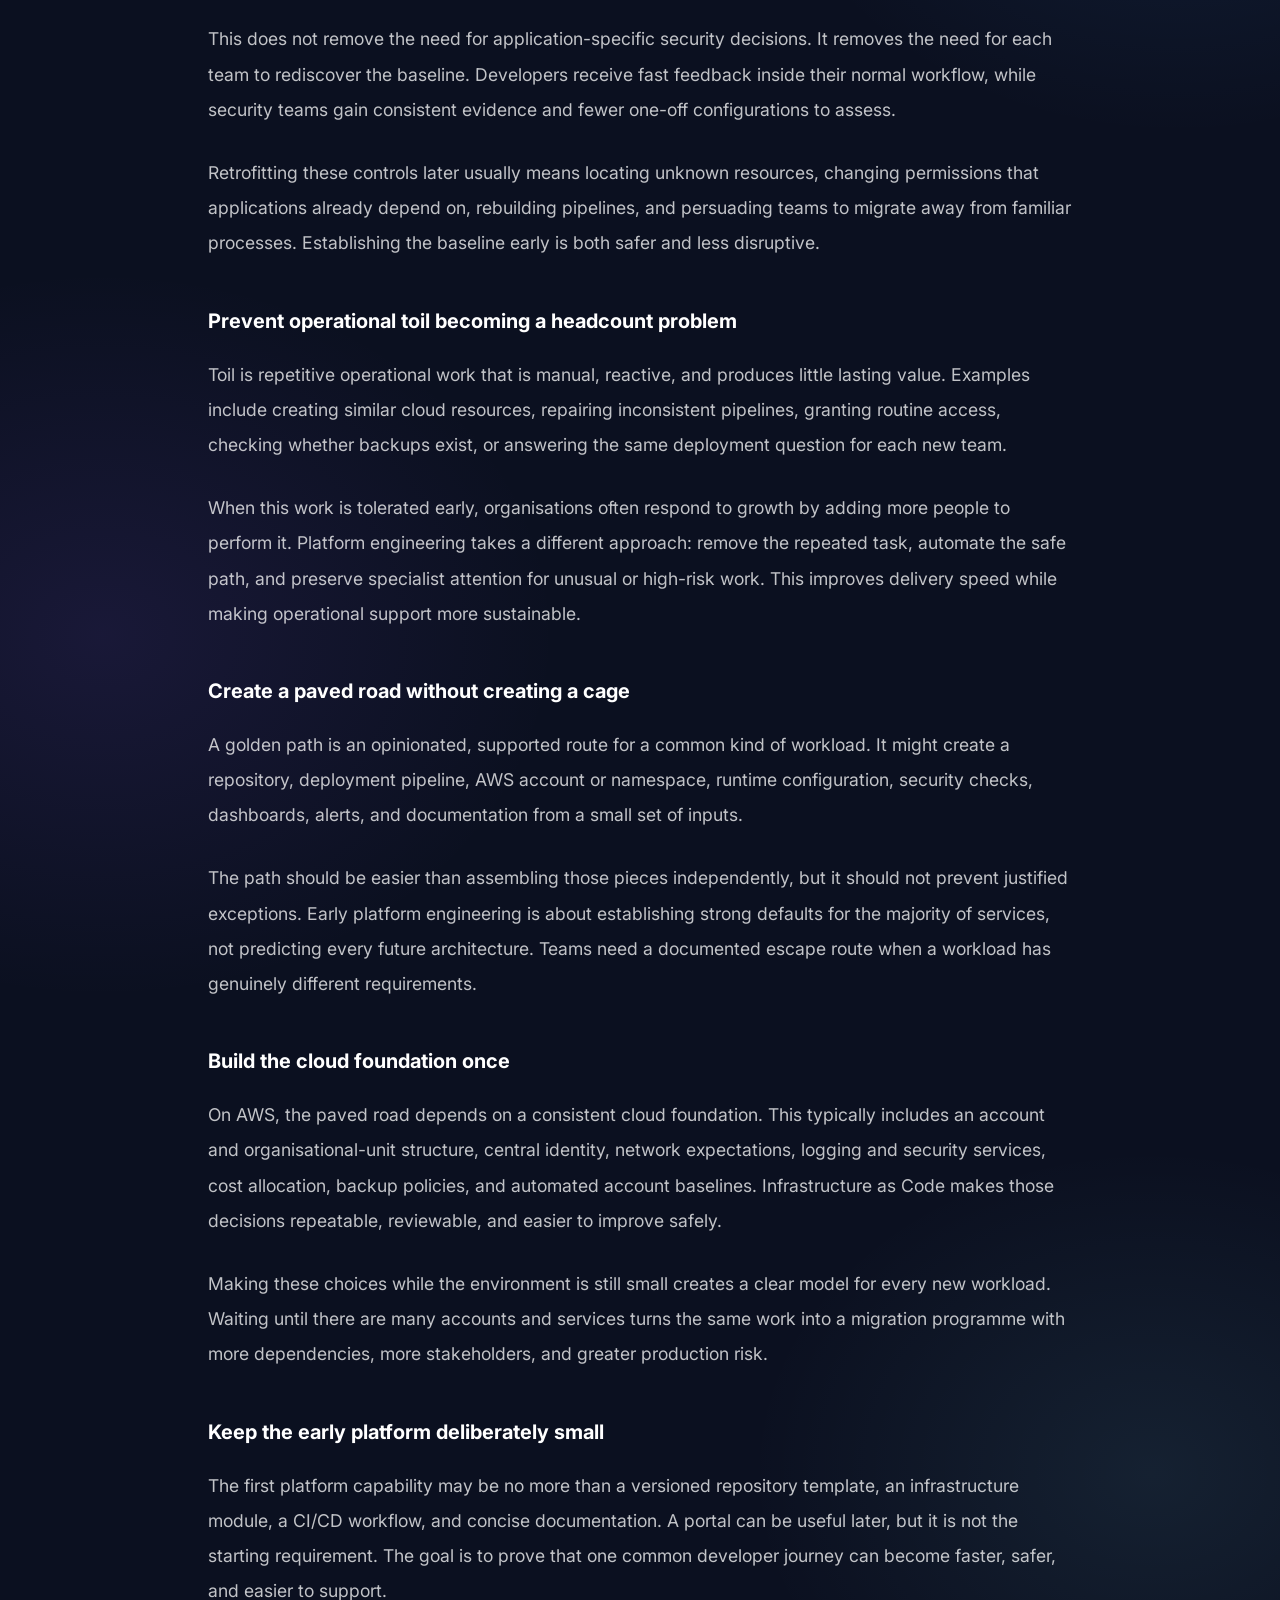
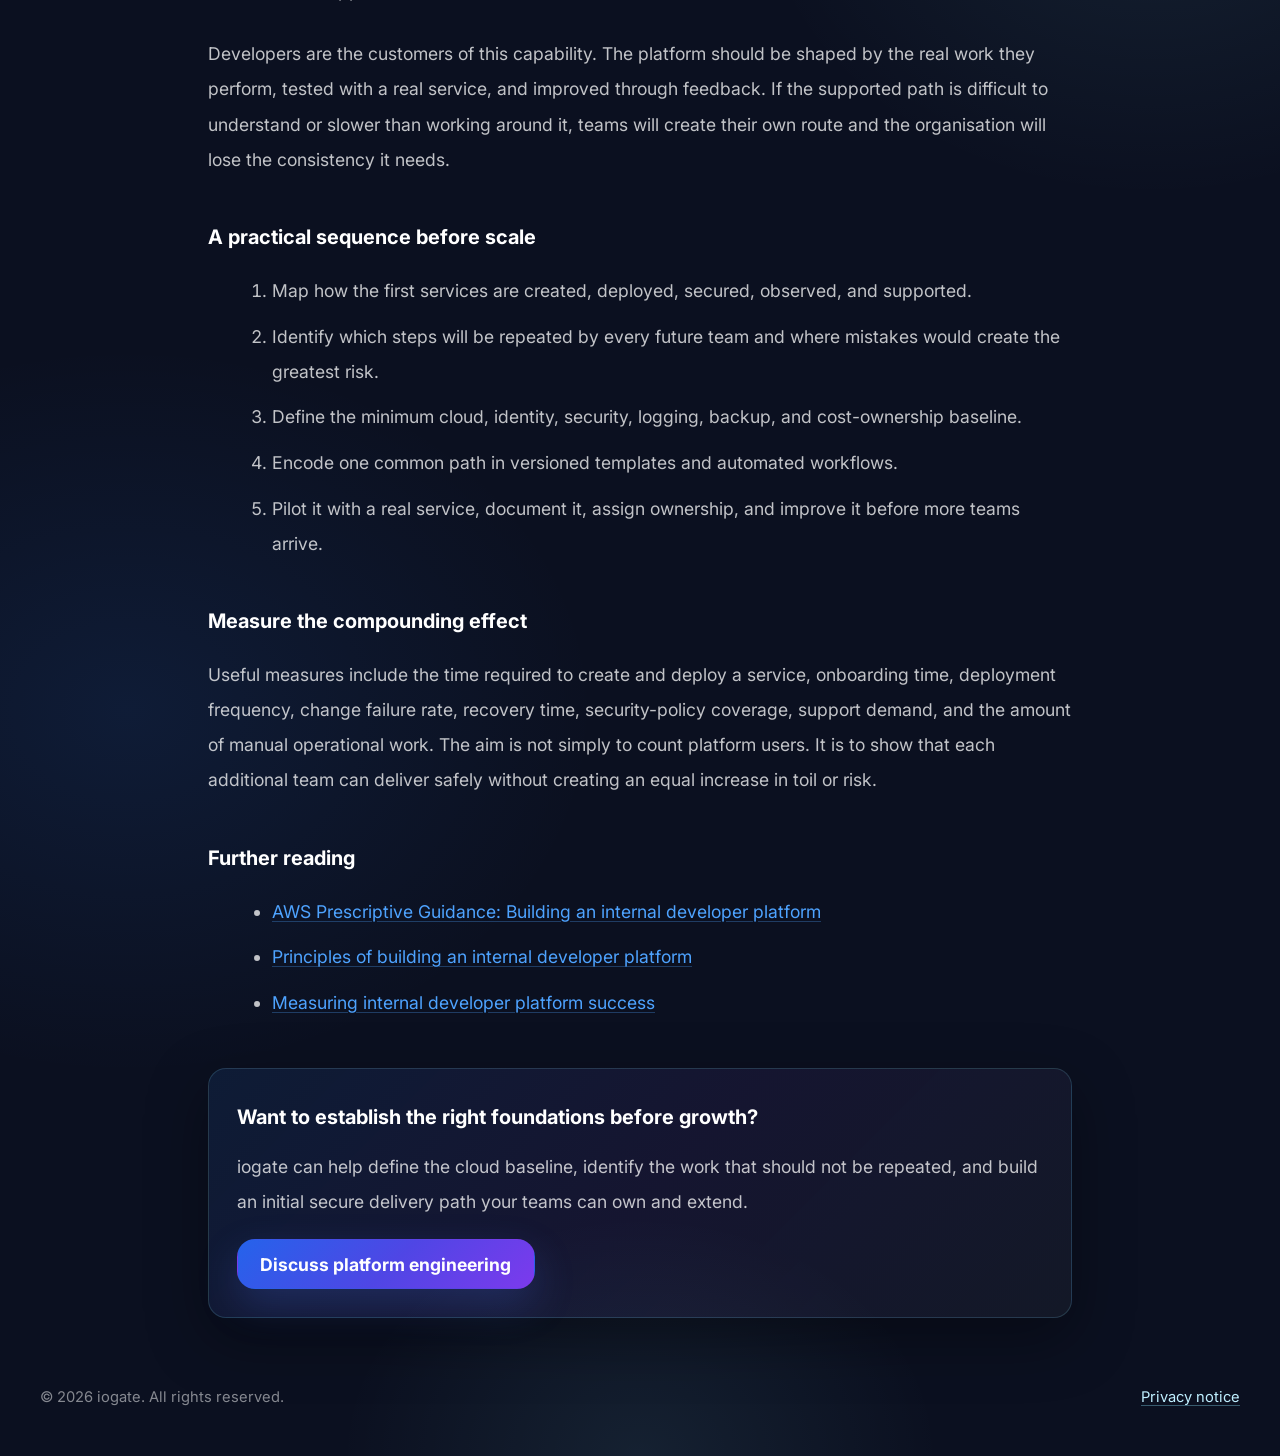
<file: articles/platform-engineering.html>
<!DOCTYPE html>
<html lang="en">
<head>
  <meta charset="UTF-8" />
  <meta name="viewport" content="width=device-width, initial-scale=1.0" />
  <title>Platform Engineering | iogate</title>
  <meta name="description" content="Establish practical platform foundations early so secure delivery practices scale with the organisation instead of repeated work, inconsistency, and operational toil." />
  <link rel="canonical" href="https://iogate-engineering.github.io/articles/platform-engineering.html" />
  <meta property="og:title" content="Platform Engineering Before You Scale | iogate" />
  <meta property="og:description" content="Bake in secure delivery practices early, prevent repeated work, and stop operational toil compounding as the organisation grows." />
  <meta property="og:type" content="article" />
  <meta property="og:url" content="https://iogate-engineering.github.io/articles/platform-engineering.html" />
  <meta property="og:image" content="https://iogate-engineering.github.io/images/iogate-logo.png" />
  <meta property="og:image:alt" content="iogate" />
  <meta name="twitter:card" content="summary_large_image" />
  <link rel="stylesheet" href="../styles.css?v=23" />
  <link rel="preconnect" href="https://fonts.bunny.net" />
  <link rel="stylesheet" href="https://fonts.bunny.net/css?family=inter:400,700,800" />
  <link rel="icon" type="image/png" sizes="96x96" href="../images/favicon/favicon-96x96.png">
  <link rel="icon" href="../images/favicon/favicon.ico">
  <link rel="apple-touch-icon" sizes="180x180" href="../images/favicon/apple-touch-icon.png">
  <link rel="manifest" href="../images/favicon/site.webmanifest">
</head>
<body>
  <header class="site-header">
    <div class="container header-inner">
      <a class="brand" href="../index.html" aria-label="iogate home">
        <img src="../images/iogate-logo.png" alt="" class="brand-icon-img" width="2315" height="1316" />
        <img src="../images/iogate-logo-header-text.png" alt="iogate" class="brand-text-img" width="3014" height="839" />
      </a>
      <button class="menu-toggle" aria-expanded="false" aria-controls="site-nav" id="menuToggle">Menu</button>
      <nav class="nav" id="site-nav">
        <a href="../index.html#services">Services</a>
        <a href="../index.html#approach">Approach</a>
        <a href="../index.html#about">Why iogate</a>
        <a href="../index.html#experience">Experience</a>
        <a href="../index.html#contact">Contact</a>
      </nav>
    </div>
  </header>

  <main>
    <section class="hero article-hero">
      <div class="container">
        <a href="index.html" class="eyebrow">&larr; All articles</a>
        <h1>Platform Engineering</h1>
        <p class="article-lede">
          Establish practical platform foundations early so secure delivery practices scale with the organisation instead of repeated work and operational toil.
        </p>
      </div>
    </section>

    <section class="section">
      <div class="container article-body">
        <h2>Platform Engineering Before Scale: Making Good Practice the Default</h2>

        <p>
          Platform engineering is often discussed as a response to the complexity of a large engineering organisation. In practice, many of its greatest benefits come from starting earlier. Establishing a small set of reusable delivery paths before teams and services multiply allows good operational and security practices to grow with the organisation instead of being retrofitted after inconsistency has taken hold.
        </p>

        <p>
          Starting early does not mean hiring a large platform team, buying a developer portal, or designing for imagined scale. It means identifying the work that every service will need—accounts, identity, deployment, secrets, logging, monitoring, backups, and cost ownership—and creating a lightweight, supported way to do it well.
        </p>

        <h3>Repeated work compounds as the organisation grows</h3>
        <p>
          In a small team, manually creating an environment or copying a pipeline can appear quicker than building a reusable path. The cost becomes visible later. Every new team creates another variation, every service needs slightly different support, and simple changes—such as improving logging or rotating a deployment credential—must be repeated across dozens of implementations.
        </p>
        <p>
          This is how local shortcuts become organisational toil. Engineers spend time maintaining delivery machinery instead of improving products. Operations and security teams review the same problems repeatedly. Knowledge becomes attached to individuals, and systems become harder to change when their original authors are unavailable.
        </p>
        <p>
          A small amount of intentional standardisation early changes that curve. Common work is solved once, maintained in one place, and improved for every team that uses it. As the organisation grows, the value compounds rather than the maintenance burden.
        </p>

        <h3>Bake security into the route to production</h3>
        <p>
          Security is easier to establish as a default than to add separately to every existing workload. A reusable service template can include least-privilege roles, encrypted storage, secret management, dependency checks, infrastructure policy validation, central logging, monitoring, and ownership metadata from the first deployment.
        </p>
        <p>
          This does not remove the need for application-specific security decisions. It removes the need for each team to rediscover the baseline. Developers receive fast feedback inside their normal workflow, while security teams gain consistent evidence and fewer one-off configurations to assess.
        </p>
        <p>
          Retrofitting these controls later usually means locating unknown resources, changing permissions that applications already depend on, rebuilding pipelines, and persuading teams to migrate away from familiar processes. Establishing the baseline early is both safer and less disruptive.
        </p>

        <h3>Prevent operational toil becoming a headcount problem</h3>
        <p>
          Toil is repetitive operational work that is manual, reactive, and produces little lasting value. Examples include creating similar cloud resources, repairing inconsistent pipelines, granting routine access, checking whether backups exist, or answering the same deployment question for each new team.
        </p>
        <p>
          When this work is tolerated early, organisations often respond to growth by adding more people to perform it. Platform engineering takes a different approach: remove the repeated task, automate the safe path, and preserve specialist attention for unusual or high-risk work. This improves delivery speed while making operational support more sustainable.
        </p>

        <h3>Create a paved road without creating a cage</h3>
        <p>
          A golden path is an opinionated, supported route for a common kind of workload. It might create a repository, deployment pipeline, AWS account or namespace, runtime configuration, security checks, dashboards, alerts, and documentation from a small set of inputs.
        </p>
        <p>
          The path should be easier than assembling those pieces independently, but it should not prevent justified exceptions. Early platform engineering is about establishing strong defaults for the majority of services, not predicting every future architecture. Teams need a documented escape route when a workload has genuinely different requirements.
        </p>

        <h3>Build the cloud foundation once</h3>
        <p>
          On AWS, the paved road depends on a consistent cloud foundation. This typically includes an account and organisational-unit structure, central identity, network expectations, logging and security services, cost allocation, backup policies, and automated account baselines. Infrastructure as Code makes those decisions repeatable, reviewable, and easier to improve safely.
        </p>
        <p>
          Making these choices while the environment is still small creates a clear model for every new workload. Waiting until there are many accounts and services turns the same work into a migration programme with more dependencies, more stakeholders, and greater production risk.
        </p>

        <h3>Keep the early platform deliberately small</h3>
        <p>
          The first platform capability may be no more than a versioned repository template, an infrastructure module, a CI/CD workflow, and concise documentation. A portal can be useful later, but it is not the starting requirement. The goal is to prove that one common developer journey can become faster, safer, and easier to support.
        </p>
        <p>
          Developers are the customers of this capability. The platform should be shaped by the real work they perform, tested with a real service, and improved through feedback. If the supported path is difficult to understand or slower than working around it, teams will create their own route and the organisation will lose the consistency it needs.
        </p>

        <h3>A practical sequence before scale</h3>
        <ol>
          <li>Map how the first services are created, deployed, secured, observed, and supported.</li>
          <li>Identify which steps will be repeated by every future team and where mistakes would create the greatest risk.</li>
          <li>Define the minimum cloud, identity, security, logging, backup, and cost-ownership baseline.</li>
          <li>Encode one common path in versioned templates and automated workflows.</li>
          <li>Pilot it with a real service, document it, assign ownership, and improve it before more teams arrive.</li>
        </ol>

        <h3>Measure the compounding effect</h3>
        <p>
          Useful measures include the time required to create and deploy a service, onboarding time, deployment frequency, change failure rate, recovery time, security-policy coverage, support demand, and the amount of manual operational work. The aim is not simply to count platform users. It is to show that each additional team can deliver safely without creating an equal increase in toil or risk.
        </p>

        <h3>Further reading</h3>
        <ul>
          <li><a href="https://docs.aws.amazon.com/prescriptive-guidance/latest/internal-developer-platform/introduction.html" target="_blank" rel="noopener">AWS Prescriptive Guidance: Building an internal developer platform</a></li>
          <li><a href="https://docs.aws.amazon.com/prescriptive-guidance/latest/internal-developer-platform/principles.html" target="_blank" rel="noopener">Principles of building an internal developer platform</a></li>
          <li><a href="https://docs.aws.amazon.com/prescriptive-guidance/latest/internal-developer-platform/measure-success.html" target="_blank" rel="noopener">Measuring internal developer platform success</a></li>
        </ul>

        <div class="article-cta">
          <h3>Want to establish the right foundations before growth?</h3>
          <p>iogate can help define the cloud baseline, identify the work that should not be repeated, and build an initial secure delivery path your teams can own and extend.</p>
          <a class="button button-primary" href="../index.html#contact">Discuss platform engineering</a>
        </div>
      </div>
    </section>
  </main>

  <footer class="footer">
    <div class="container footer-inner"><span>&copy; <span id="year"></span> iogate. All rights reserved.</span><a href="../privacy.html">Privacy notice</a></div>
  </footer>

  <script src="../site.js?v=1" defer></script>
</body>
</html>
</file>
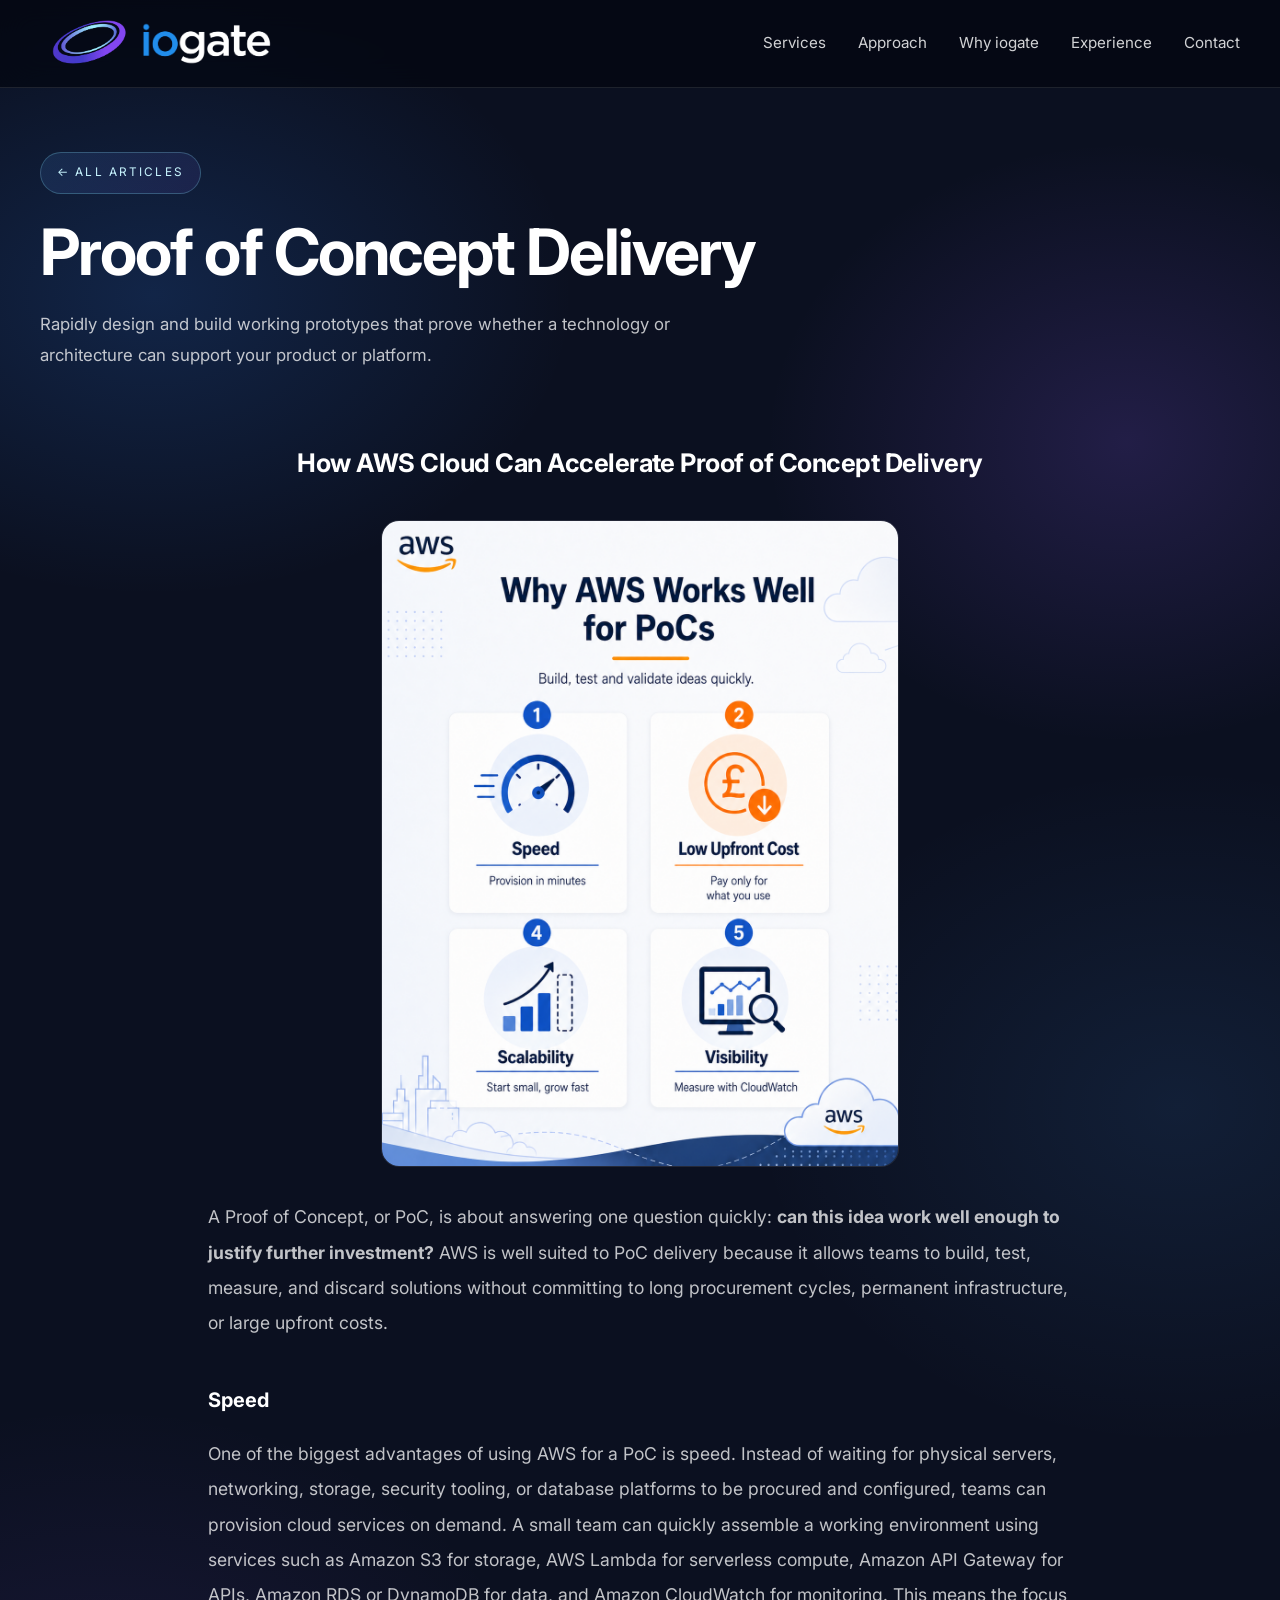
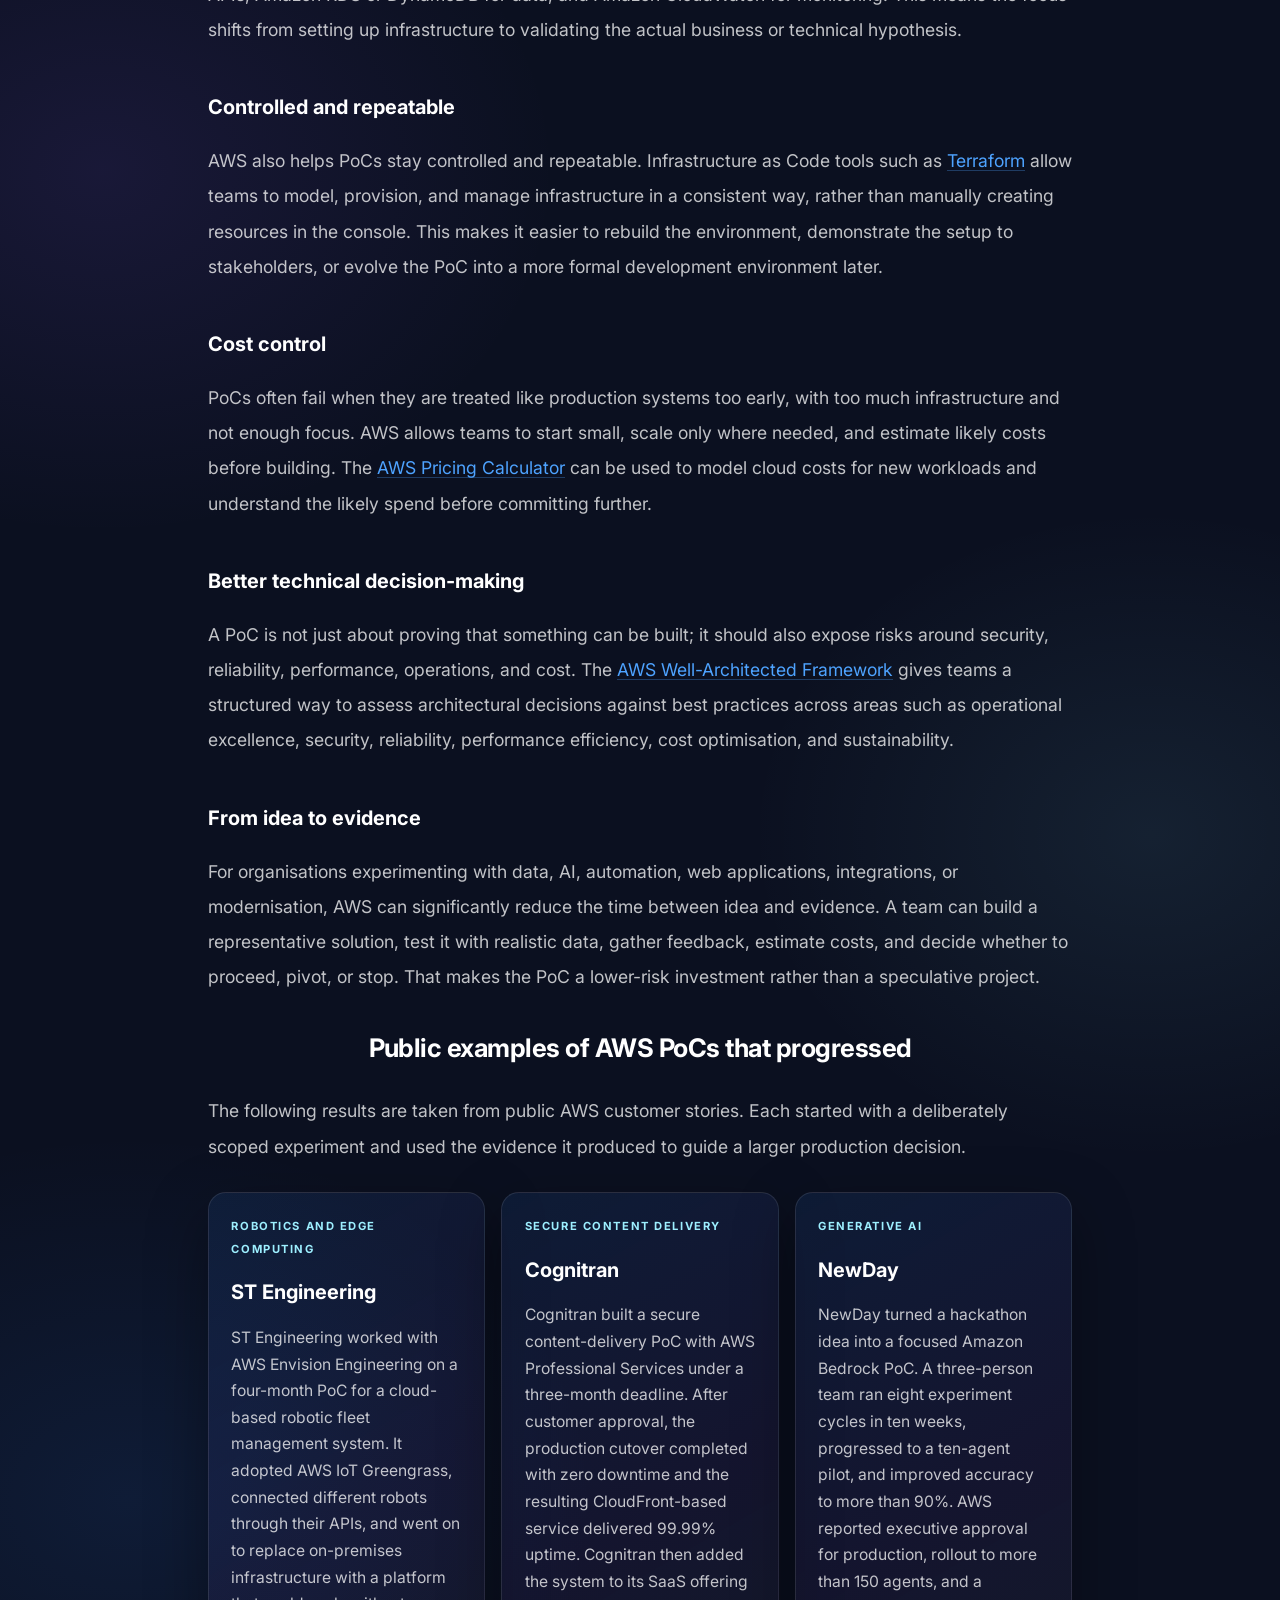
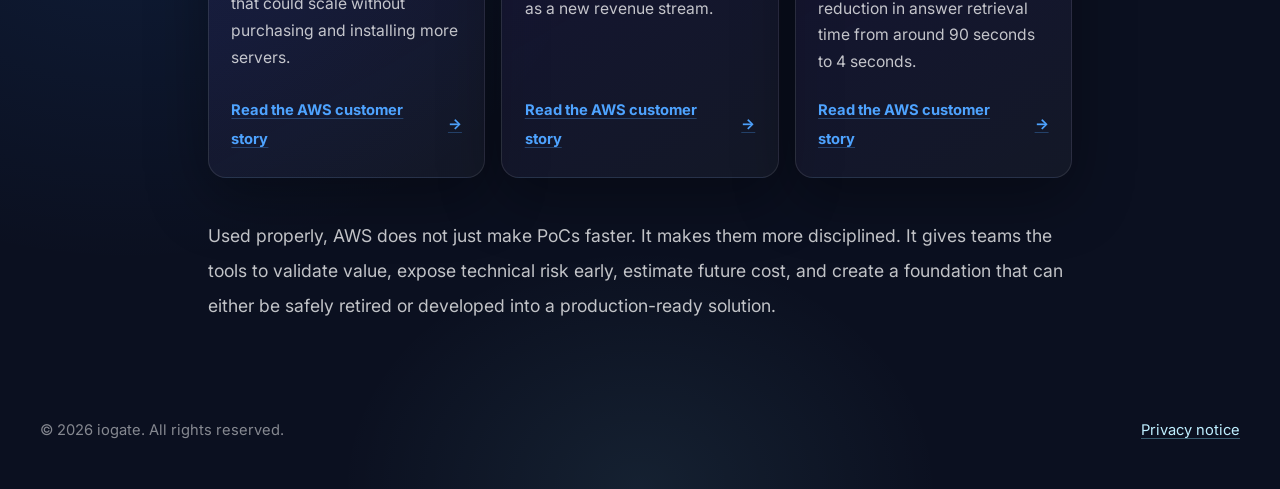
<file: articles/proof-of-concept-delivery.html>
<!DOCTYPE html>
<html lang="en">
<head>
  <meta charset="UTF-8" />
  <meta name="viewport" content="width=device-width, initial-scale=1.0" />
  <title>Proof of Concept Delivery | iogate</title>
  <meta name="description" content="Rapidly design and build working prototypes that prove whether a technology or architecture can support your product or platform." />
  <link rel="canonical" href="https://iogate-engineering.github.io/articles/proof-of-concept-delivery.html" />
  <meta property="og:title" content="Proof of Concept Delivery | iogate" />
  <meta property="og:description" content="Use focused AWS proofs of concept to validate value, expose risk, and create an evidence-based production path." />
  <meta property="og:type" content="article" />
  <meta property="og:url" content="https://iogate-engineering.github.io/articles/proof-of-concept-delivery.html" />
  <meta property="og:image" content="https://iogate-engineering.github.io/images/poc.png" />
  <meta property="og:image:alt" content="Proof of Concept delivery process" />
  <meta name="twitter:card" content="summary_large_image" />
  <link rel="stylesheet" href="../styles.css?v=23" />
  <link rel="preconnect" href="https://fonts.bunny.net" />
  <link rel="stylesheet" href="https://fonts.bunny.net/css?family=inter:400,700,800" />
  <link rel="icon" type="image/png" sizes="96x96" href="../images/favicon/favicon-96x96.png">
  <link rel="icon" href="../images/favicon/favicon.ico">
  <link rel="apple-touch-icon" sizes="180x180" href="../images/favicon/apple-touch-icon.png">
  <link rel="manifest" href="../images/favicon/site.webmanifest">
</head>
<body>
  <header class="site-header">
    <div class="container header-inner">
      <a class="brand" href="../index.html" aria-label="iogate home">
        <img src="../images/iogate-logo.png" alt="" class="brand-icon-img" width="2315" height="1316" />
        <img src="../images/iogate-logo-header-text.png" alt="iogate" class="brand-text-img" width="3014" height="839" />
      </a>
      <button class="menu-toggle" aria-expanded="false" aria-controls="site-nav" id="menuToggle">Menu</button>
      <nav class="nav" id="site-nav">
        <a href="../index.html#services">Services</a>
        <a href="../index.html#approach">Approach</a>
        <a href="../index.html#about">Why iogate</a>
        <a href="../index.html#experience">Experience</a>
        <a href="../index.html#contact">Contact</a>
      </nav>
    </div>
  </header>

  <main>
    <section class="hero article-hero">
      <div class="container">
        <a href="index.html" class="eyebrow">&larr; All articles</a>
        <h1>Proof of Concept Delivery</h1>
        <p class="article-lede">
          Rapidly design and build working prototypes that prove whether a technology or architecture can support your product or platform.
        </p>
      </div>
    </section>

    <section class="section">
      <div class="container article-body">

        <h2>How AWS Cloud Can Accelerate Proof of Concept Delivery</h2>

        <img src="../images/poc.png" alt="Proof of Concept delivery process" class="article-img" width="1122" height="1402" />

        <p>
          A Proof of Concept, or PoC, is about answering one question quickly: <strong>can this idea work well enough to justify further investment?</strong> AWS is well suited to PoC delivery because it allows teams to build, test, measure, and discard solutions without committing to long procurement cycles, permanent infrastructure, or large upfront costs.
        </p>

        <h3>Speed</h3>
        <p>
          One of the biggest advantages of using AWS for a PoC is speed. Instead of waiting for physical servers, networking, storage, security tooling, or database platforms to be procured and configured, teams can provision cloud services on demand. A small team can quickly assemble a working environment using services such as Amazon S3 for storage, AWS Lambda for serverless compute, Amazon API Gateway for APIs, Amazon RDS or DynamoDB for data, and Amazon CloudWatch for monitoring. This means the focus shifts from setting up infrastructure to validating the actual business or technical hypothesis.
        </p>

        <h3>Controlled and repeatable</h3>
        <p>
          AWS also helps PoCs stay controlled and repeatable. Infrastructure as Code tools such as <a href="https://www.hashicorp.com/en/products/terraform/" target="_blank" rel="noopener">Terraform</a> allow teams to model, provision, and manage infrastructure in a consistent way, rather than manually creating resources in the console. This makes it easier to rebuild the environment, demonstrate the setup to stakeholders, or evolve the PoC into a more formal development environment later.
        </p>

        <h3>Cost control</h3>
        <p>
          PoCs often fail when they are treated like production systems too early, with too much infrastructure and not enough focus. AWS allows teams to start small, scale only where needed, and estimate likely costs before building. The <a href="https://aws.amazon.com/aws-cost-management/aws-pricing-calculator/" target="_blank" rel="noopener">AWS Pricing Calculator</a> can be used to model cloud costs for new workloads and understand the likely spend before committing further.
        </p>

        <h3>Better technical decision-making</h3>
        <p>
          A PoC is not just about proving that something can be built; it should also expose risks around security, reliability, performance, operations, and cost. The <a href="https://docs.aws.amazon.com/wellarchitected/latest/framework/welcome.html" target="_blank" rel="noopener">AWS Well-Architected Framework</a> gives teams a structured way to assess architectural decisions against best practices across areas such as operational excellence, security, reliability, performance efficiency, cost optimisation, and sustainability.
        </p>

        <h3>From idea to evidence</h3>
        <p>
          For organisations experimenting with data, AI, automation, web applications, integrations, or modernisation, AWS can significantly reduce the time between idea and evidence. A team can build a representative solution, test it with realistic data, gather feedback, estimate costs, and decide whether to proceed, pivot, or stop. That makes the PoC a lower-risk investment rather than a speculative project.
        </p>

        <section class="poc-examples" aria-labelledby="poc-examples-title">
          <h2 id="poc-examples-title">Public examples of AWS PoCs that progressed</h2>
          <p>
            The following results are taken from public AWS customer stories. Each started with a deliberately scoped experiment and used the evidence it produced to guide a larger production decision.
          </p>

          <div class="poc-example-grid">
            <article class="poc-example-card">
              <div class="poc-example-label">Robotics and edge computing</div>
              <h3>ST Engineering</h3>
              <p>
                ST Engineering worked with AWS Envision Engineering on a four-month PoC for a cloud-based robotic fleet management system. It adopted AWS IoT Greengrass, connected different robots through their APIs, and went on to replace on-premises infrastructure with a platform that could scale without purchasing and installing more servers.
              </p>
              <a href="https://aws.amazon.com/solutions/case-studies/st-engineering-case-study/" target="_blank" rel="noopener">Read the AWS customer story <span aria-hidden="true">&rarr;</span></a>
            </article>

            <article class="poc-example-card">
              <div class="poc-example-label">Secure content delivery</div>
              <h3>Cognitran</h3>
              <p>
                Cognitran built a secure content-delivery PoC with AWS Professional Services under a three-month deadline. After customer approval, the production cutover completed with zero downtime and the resulting CloudFront-based service delivered 99.99% uptime. Cognitran then added the system to its SaaS offering as a new revenue stream.
              </p>
              <a href="https://aws.amazon.com/solutions/case-studies/cognitran-cloudfront-case-study/" target="_blank" rel="noopener">Read the AWS customer story <span aria-hidden="true">&rarr;</span></a>
            </article>

            <article class="poc-example-card">
              <div class="poc-example-label">Generative AI</div>
              <h3>NewDay</h3>
              <p>
                NewDay turned a hackathon idea into a focused Amazon Bedrock PoC. A three-person team ran eight experiment cycles in ten weeks, progressed to a ten-agent pilot, and improved accuracy to more than 90%. AWS reported executive approval for production, rollout to more than 150 agents, and a reduction in answer retrieval time from around 90 seconds to 4 seconds.
              </p>
              <a href="https://aws.amazon.com/blogs/machine-learning/newday-builds-a-generative-ai-based-customer-service-agent-assist-with-over-90-accuracy/" target="_blank" rel="noopener">Read the AWS customer story <span aria-hidden="true">&rarr;</span></a>
            </article>
          </div>
        </section>

        <p>
          Used properly, AWS does not just make PoCs faster. It makes them more disciplined. It gives teams the tools to validate value, expose technical risk early, estimate future cost, and create a foundation that can either be safely retired or developed into a production-ready solution.
        </p>

      </div>
    </section>
  </main>

  <footer class="footer">
    <div class="container footer-inner"><span>&copy; <span id="year"></span> iogate. All rights reserved.</span><a href="../privacy.html">Privacy notice</a></div>
  </footer>

  <script src="../site.js?v=1" defer></script>
</body>
</html>
</file>
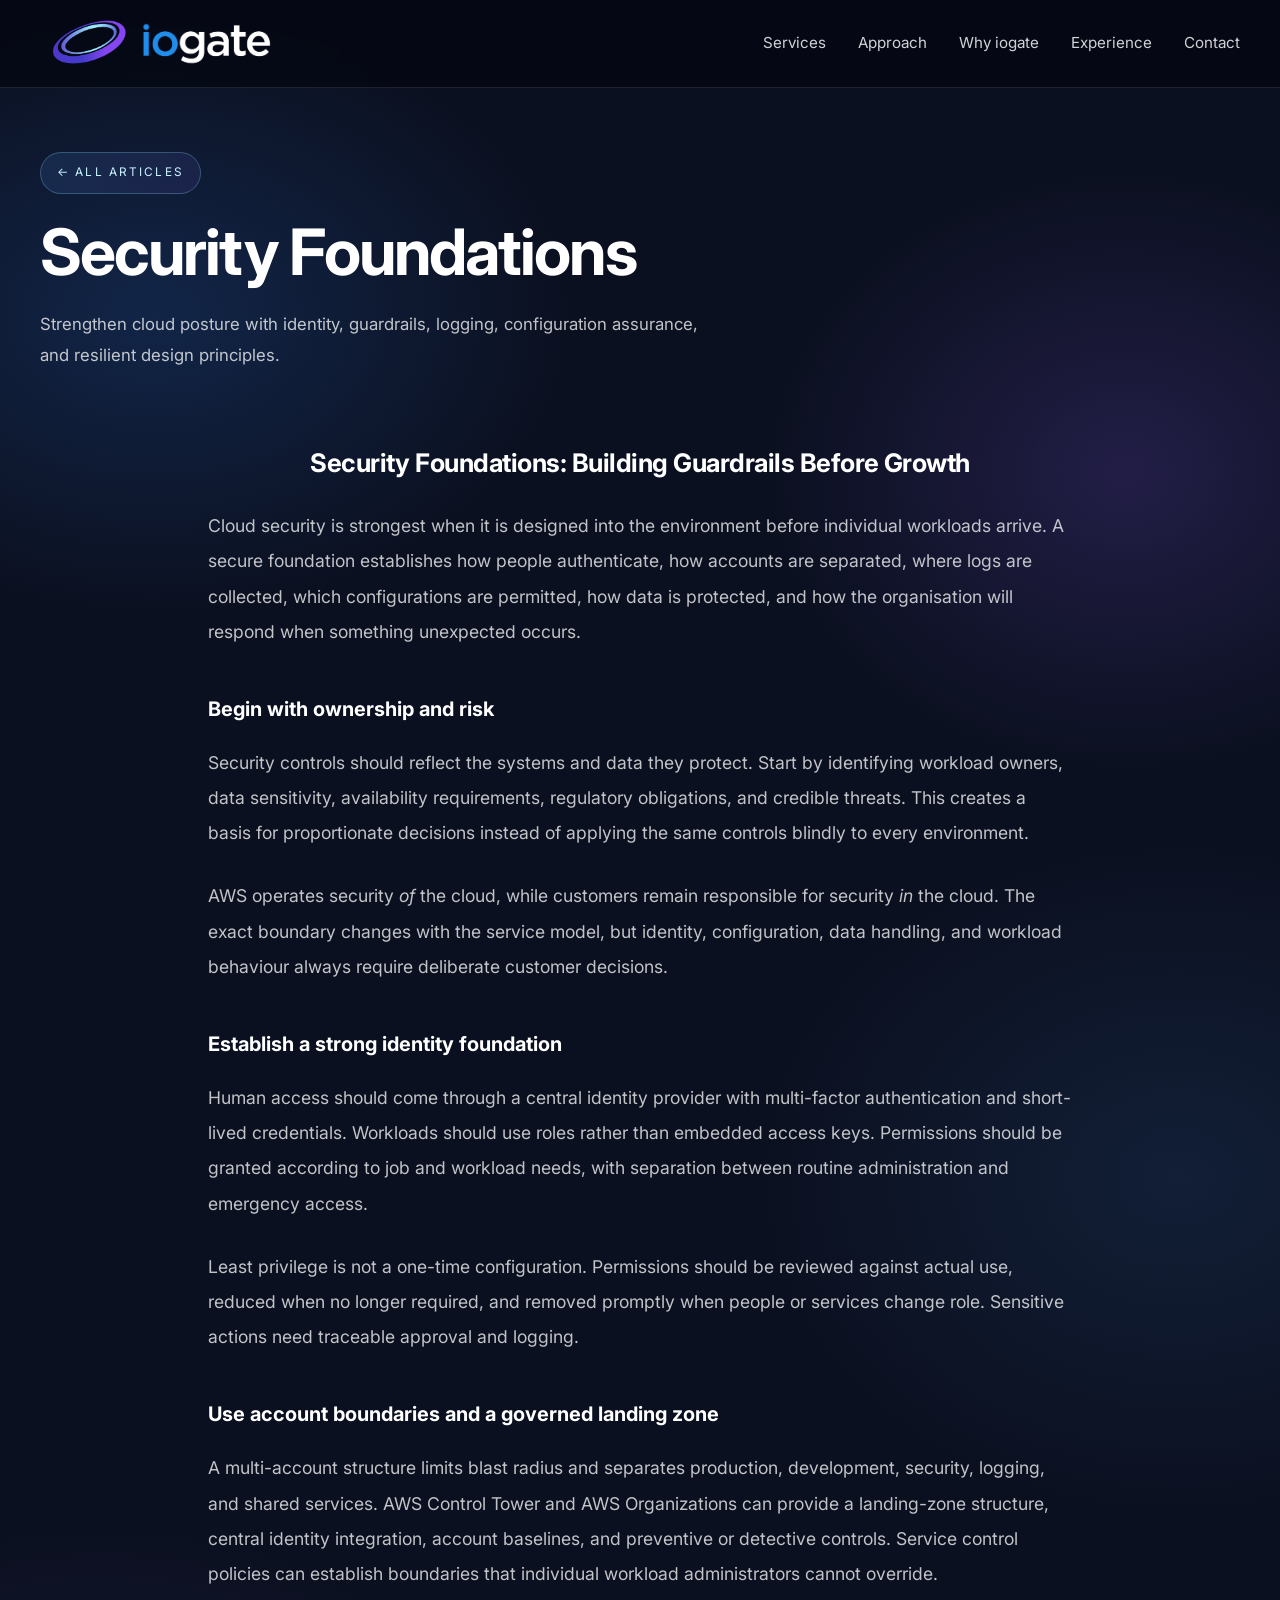
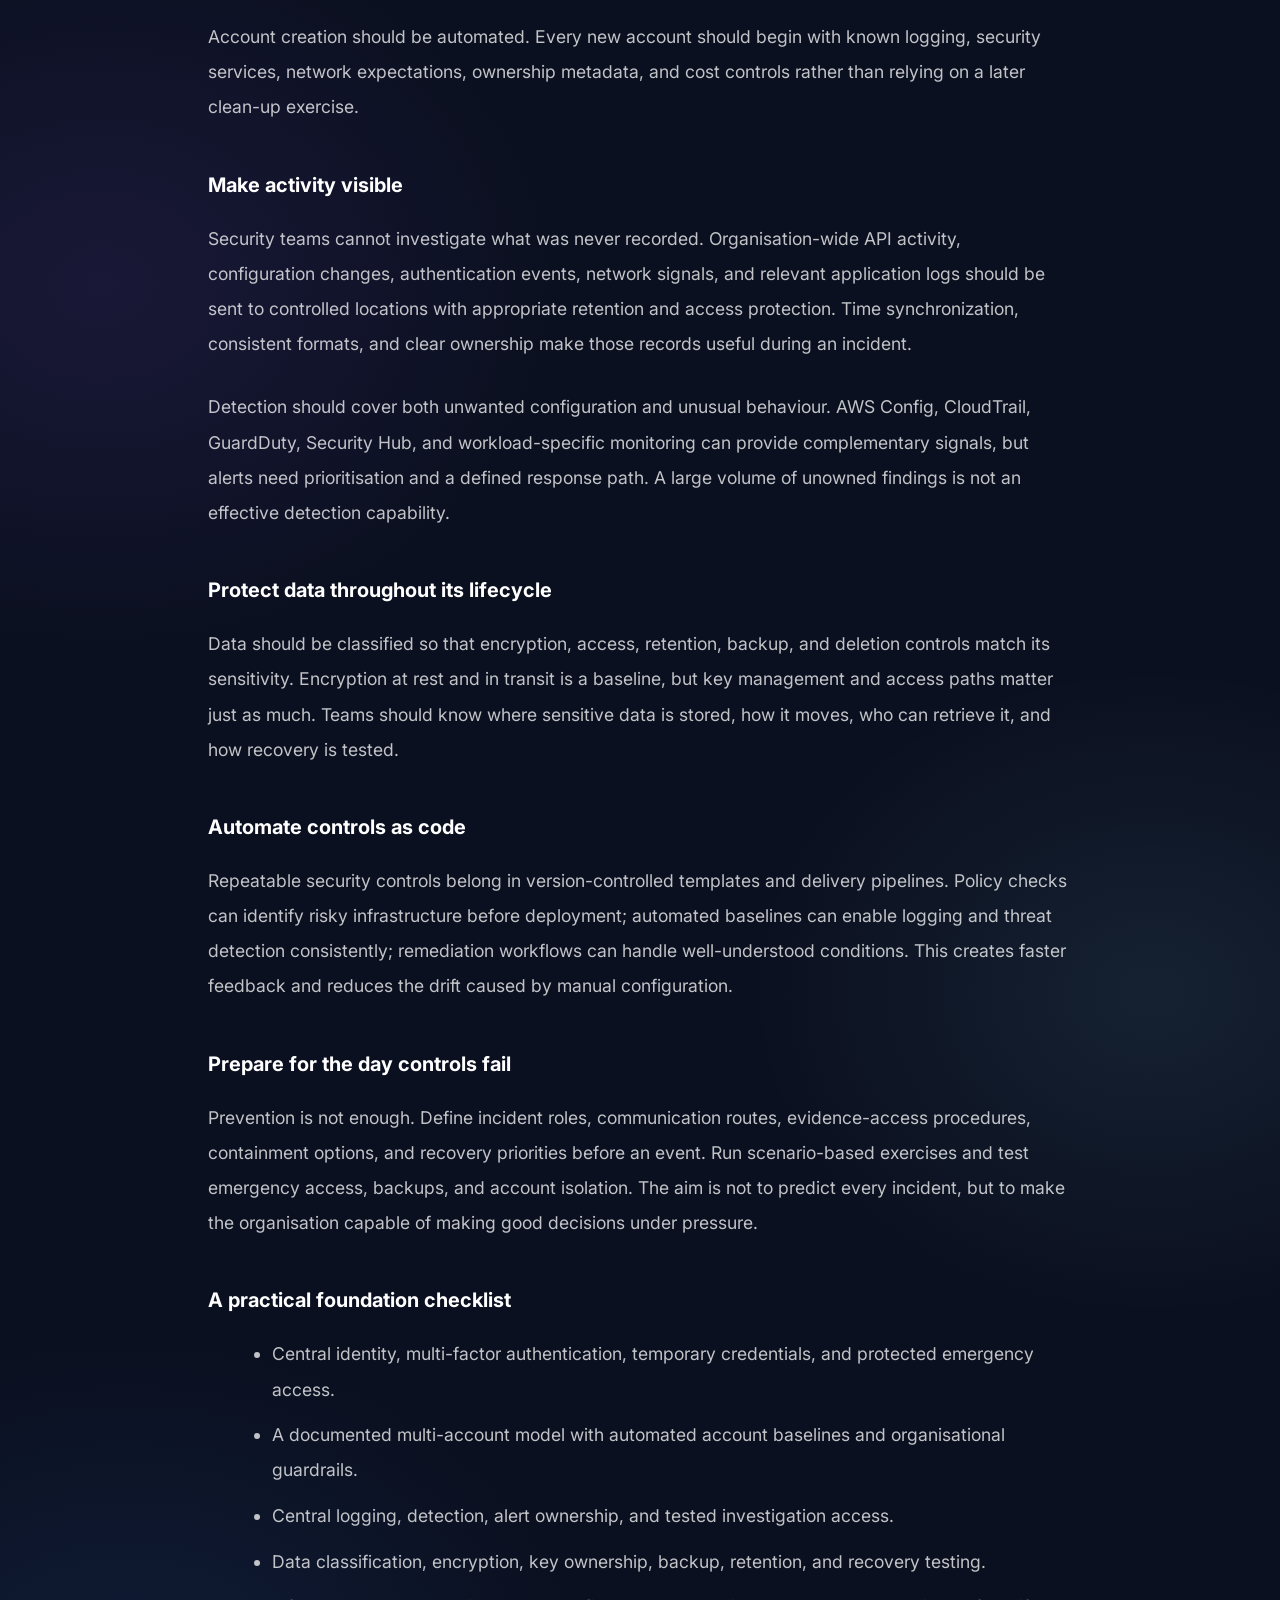
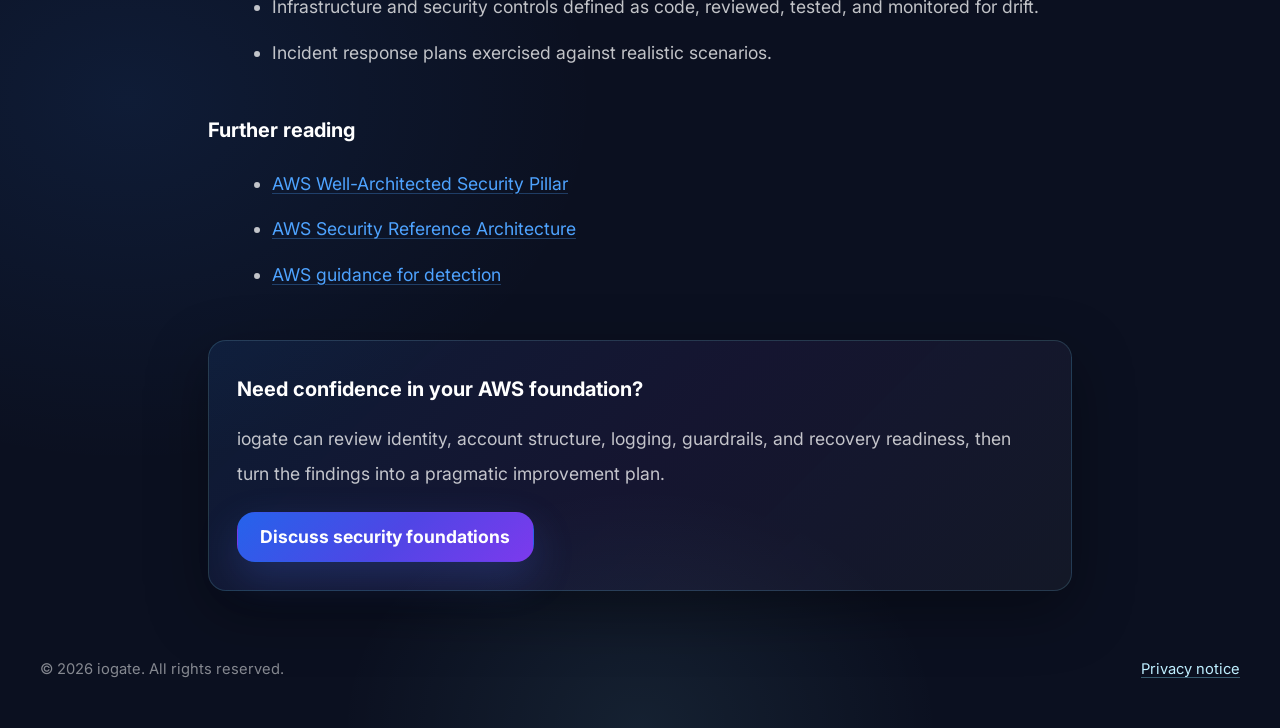
<file: articles/security-foundations.html>
<!DOCTYPE html>
<html lang="en">
<head>
  <meta charset="UTF-8" />
  <meta name="viewport" content="width=device-width, initial-scale=1.0" />
  <title>Security Foundations | iogate</title>
  <meta name="description" content="Strengthen cloud posture with identity, guardrails, logging, configuration assurance, and resilient design principles." />
  <link rel="canonical" href="https://iogate-engineering.github.io/articles/security-foundations.html" />
  <meta property="og:title" content="AWS Security Foundations | iogate" />
  <meta property="og:description" content="Strengthen cloud posture with identity, guardrails, logging, configuration assurance, and resilient design." />
  <meta property="og:type" content="article" />
  <meta property="og:url" content="https://iogate-engineering.github.io/articles/security-foundations.html" />
  <meta property="og:image" content="https://iogate-engineering.github.io/images/iogate-logo.png" />
  <meta property="og:image:alt" content="iogate" />
  <meta name="twitter:card" content="summary_large_image" />
  <link rel="stylesheet" href="../styles.css?v=23" />
  <link rel="preconnect" href="https://fonts.bunny.net" />
  <link rel="stylesheet" href="https://fonts.bunny.net/css?family=inter:400,700,800" />
  <link rel="icon" type="image/png" sizes="96x96" href="../images/favicon/favicon-96x96.png">
  <link rel="icon" href="../images/favicon/favicon.ico">
  <link rel="apple-touch-icon" sizes="180x180" href="../images/favicon/apple-touch-icon.png">
  <link rel="manifest" href="../images/favicon/site.webmanifest">
</head>
<body>
  <header class="site-header">
    <div class="container header-inner">
      <a class="brand" href="../index.html" aria-label="iogate home">
        <img src="../images/iogate-logo.png" alt="" class="brand-icon-img" width="2315" height="1316" />
        <img src="../images/iogate-logo-header-text.png" alt="iogate" class="brand-text-img" width="3014" height="839" />
      </a>
      <button class="menu-toggle" aria-expanded="false" aria-controls="site-nav" id="menuToggle">Menu</button>
      <nav class="nav" id="site-nav">
        <a href="../index.html#services">Services</a>
        <a href="../index.html#approach">Approach</a>
        <a href="../index.html#about">Why iogate</a>
        <a href="../index.html#experience">Experience</a>
        <a href="../index.html#contact">Contact</a>
      </nav>
    </div>
  </header>

  <main>
    <section class="hero article-hero">
      <div class="container">
        <a href="index.html" class="eyebrow">&larr; All articles</a>
        <h1>Security Foundations</h1>
        <p class="article-lede">
          Strengthen cloud posture with identity, guardrails, logging, configuration assurance, and resilient design principles.
        </p>
      </div>
    </section>

    <section class="section">
      <div class="container article-body">
        <h2>Security Foundations: Building Guardrails Before Growth</h2>

        <p>
          Cloud security is strongest when it is designed into the environment before individual workloads arrive. A secure foundation establishes how people authenticate, how accounts are separated, where logs are collected, which configurations are permitted, how data is protected, and how the organisation will respond when something unexpected occurs.
        </p>

        <h3>Begin with ownership and risk</h3>
        <p>
          Security controls should reflect the systems and data they protect. Start by identifying workload owners, data sensitivity, availability requirements, regulatory obligations, and credible threats. This creates a basis for proportionate decisions instead of applying the same controls blindly to every environment.
        </p>
        <p>
          AWS operates security <em>of</em> the cloud, while customers remain responsible for security <em>in</em> the cloud. The exact boundary changes with the service model, but identity, configuration, data handling, and workload behaviour always require deliberate customer decisions.
        </p>

        <h3>Establish a strong identity foundation</h3>
        <p>
          Human access should come through a central identity provider with multi-factor authentication and short-lived credentials. Workloads should use roles rather than embedded access keys. Permissions should be granted according to job and workload needs, with separation between routine administration and emergency access.
        </p>
        <p>
          Least privilege is not a one-time configuration. Permissions should be reviewed against actual use, reduced when no longer required, and removed promptly when people or services change role. Sensitive actions need traceable approval and logging.
        </p>

        <h3>Use account boundaries and a governed landing zone</h3>
        <p>
          A multi-account structure limits blast radius and separates production, development, security, logging, and shared services. AWS Control Tower and AWS Organizations can provide a landing-zone structure, central identity integration, account baselines, and preventive or detective controls. Service control policies can establish boundaries that individual workload administrators cannot override.
        </p>
        <p>
          Account creation should be automated. Every new account should begin with known logging, security services, network expectations, ownership metadata, and cost controls rather than relying on a later clean-up exercise.
        </p>

        <h3>Make activity visible</h3>
        <p>
          Security teams cannot investigate what was never recorded. Organisation-wide API activity, configuration changes, authentication events, network signals, and relevant application logs should be sent to controlled locations with appropriate retention and access protection. Time synchronization, consistent formats, and clear ownership make those records useful during an incident.
        </p>
        <p>
          Detection should cover both unwanted configuration and unusual behaviour. AWS Config, CloudTrail, GuardDuty, Security Hub, and workload-specific monitoring can provide complementary signals, but alerts need prioritisation and a defined response path. A large volume of unowned findings is not an effective detection capability.
        </p>

        <h3>Protect data throughout its lifecycle</h3>
        <p>
          Data should be classified so that encryption, access, retention, backup, and deletion controls match its sensitivity. Encryption at rest and in transit is a baseline, but key management and access paths matter just as much. Teams should know where sensitive data is stored, how it moves, who can retrieve it, and how recovery is tested.
        </p>

        <h3>Automate controls as code</h3>
        <p>
          Repeatable security controls belong in version-controlled templates and delivery pipelines. Policy checks can identify risky infrastructure before deployment; automated baselines can enable logging and threat detection consistently; remediation workflows can handle well-understood conditions. This creates faster feedback and reduces the drift caused by manual configuration.
        </p>

        <h3>Prepare for the day controls fail</h3>
        <p>
          Prevention is not enough. Define incident roles, communication routes, evidence-access procedures, containment options, and recovery priorities before an event. Run scenario-based exercises and test emergency access, backups, and account isolation. The aim is not to predict every incident, but to make the organisation capable of making good decisions under pressure.
        </p>

        <h3>A practical foundation checklist</h3>
        <ul>
          <li>Central identity, multi-factor authentication, temporary credentials, and protected emergency access.</li>
          <li>A documented multi-account model with automated account baselines and organisational guardrails.</li>
          <li>Central logging, detection, alert ownership, and tested investigation access.</li>
          <li>Data classification, encryption, key ownership, backup, retention, and recovery testing.</li>
          <li>Infrastructure and security controls defined as code, reviewed, tested, and monitored for drift.</li>
          <li>Incident response plans exercised against realistic scenarios.</li>
        </ul>

        <h3>Further reading</h3>
        <ul>
          <li><a href="https://docs.aws.amazon.com/wellarchitected/latest/security-pillar/security.html" target="_blank" rel="noopener">AWS Well-Architected Security Pillar</a></li>
          <li><a href="https://docs.aws.amazon.com/prescriptive-guidance/latest/security-reference-architecture/introduction.html" target="_blank" rel="noopener">AWS Security Reference Architecture</a></li>
          <li><a href="https://docs.aws.amazon.com/wellarchitected/latest/security-pillar/detection.html" target="_blank" rel="noopener">AWS guidance for detection</a></li>
        </ul>

        <div class="article-cta">
          <h3>Need confidence in your AWS foundation?</h3>
          <p>iogate can review identity, account structure, logging, guardrails, and recovery readiness, then turn the findings into a pragmatic improvement plan.</p>
          <a class="button button-primary" href="../index.html#contact">Discuss security foundations</a>
        </div>
      </div>
    </section>
  </main>

  <footer class="footer">
    <div class="container footer-inner"><span>&copy; <span id="year"></span> iogate. All rights reserved.</span><a href="../privacy.html">Privacy notice</a></div>
  </footer>

  <script src="../site.js?v=1" defer></script>
</body>
</html>
</file>
<file: styles.css>
:root {
  --bg: #0b1020;
  --bg-soft: rgba(255, 255, 255, 0.05);
  --bg-softer: rgba(255, 255, 255, 0.03);
  --border: rgba(255, 255, 255, 0.1);

  --text: #ffffff;
  --muted: rgba(255, 255, 255, 0.75);
  --muted-2: rgba(255, 255, 255, 0.65);

  --blue: #4ea3ff;
  --blue-strong: #3185fc;
  --violet: #8b5cf6;
  --cyan: #8be9ff;

  --shadow: 0 20px 60px rgba(0, 0, 0, 0.35);
  --shadow-strong: 0 30px 80px rgba(6, 12, 30, 0.55);

  --radius: 32px;
  --radius-sm: 18px;
  --max: 1200px;
}

/* Base */
* {
  box-sizing: border-box;
}

.sr-only {
  position: absolute;
  width: 1px;
  height: 1px;
  padding: 0;
  margin: -1px;
  overflow: hidden;
  clip: rect(0, 0, 0, 0);
  white-space: nowrap;
  border: 0;
}

html {
  max-width: 100%;
  overflow-x: hidden;
  overscroll-behavior-x: none;
  scroll-behavior: smooth;
}

body {
  margin: 0;
  max-width: 100%;
  overflow-x: hidden;
  overscroll-behavior-x: none;
  font-family: Inter, ui-sans-serif, system-ui, -apple-system, BlinkMacSystemFont, "Segoe UI", sans-serif;
  line-height: 1.5;
  color: var(--text);
  background:
    radial-gradient(700px 500px at 12% 8%, rgba(49, 133, 252, 0.18), transparent 60%),
    radial-gradient(600px 500px at 88% 12%, rgba(139, 92, 246, 0.18), transparent 60%),
    radial-gradient(650px 520px at 92% 30%, rgba(78, 163, 255, 0.1), transparent 65%),
    radial-gradient(700px 560px at 8% 48%, rgba(139, 92, 246, 0.11), transparent 65%),
    radial-gradient(620px 500px at 90% 66%, rgba(139, 233, 255, 0.08), transparent 65%),
    radial-gradient(720px 560px at 10% 84%, rgba(49, 133, 252, 0.1), transparent 65%),
    radial-gradient(500px 400px at 50% 100%, rgba(139, 233, 255, 0.08), transparent 60%),
    var(--bg);
}

h1,
h2,
h3,
p {
  margin: 0;
}

a {
  color: inherit;
  text-decoration: none;
}

a:focus-visible,
button:focus-visible,
input:focus-visible,
textarea:focus-visible {
  outline: 3px solid var(--cyan);
  outline-offset: 3px;
}

img {
  display: block;
  max-width: 100%;
}

.container {
  width: min(calc(100% - 2rem), var(--max));
  margin: 0 auto;
}

/* Header */
.site-header {
  position: sticky;
  top: 0;
  z-index: 20;
  backdrop-filter: blur(16px);
  background: rgba(4, 7, 16, 0.7);
  border-bottom: 1px solid var(--border);
}

.header-inner {
  position: relative;
  display: flex;
  align-items: center;
  justify-content: space-between;
  gap: 1rem;
  padding: 1rem 0;
}

.brand {
  display: flex;
  align-items: center;
  gap: 0;
}

.brand-icon-img {
  width: auto;
  height: 55px;
  margin-right: -16px;
}

.brand-text-img {
  width: auto;
  height: 44px;
}

.nav {
  display: flex;
  align-items: center;
  gap: 2rem;
  color: rgba(255, 255, 255, 0.82);
  font-size: 0.95rem;
}

.nav a:hover {
  color: #fff;
}

.menu-toggle {
  display: none;
  padding: 0.7rem 0.9rem;
  border: 1px solid var(--border);
  border-radius: 14px;
  background: var(--bg-soft);
  color: #fff;
  cursor: pointer;
}

/* Hero */
.hero {
  padding: 5.5rem 0 4rem;
}

.hero-grid {
  display: grid;
  grid-template-columns: 1.05fr 0.95fr;
  gap: 3rem;
  align-items: center;
}

.eyebrow {
  display: inline-flex;
  align-items: center;
  gap: 0.5rem;
  margin-bottom: 1.5rem;
  padding: 0.7rem 1rem;
  border: 1px solid rgba(139, 233, 255, 0.25);
  border-radius: 999px;
  background: linear-gradient(135deg, rgba(78, 163, 255, 0.13), rgba(139, 92, 246, 0.1));
  color: #c8f5ff;
  font-size: 0.74rem;
  letter-spacing: 0.18em;
  text-transform: uppercase;
}

h1 {
  max-width: 14ch;
  font-size: clamp(2.6rem, 5vw, 4.5rem);
  line-height: 1.05;
  letter-spacing: -0.03em;
}

.hero-copy p {
  max-width: 60ch;
  margin-top: 1.5rem;
  color: var(--muted);
  font-size: 1.05rem;
  line-height: 1.8;
}

/* Buttons */
.button-row {
  display: flex;
  flex-wrap: wrap;
  gap: 1rem;
  margin-top: 2rem;
}

.button {
  display: inline-flex;
  align-items: center;
  justify-content: center;
  min-height: 50px;
  padding: 0 1.4rem;
  border: 1px solid transparent;
  border-radius: 18px;
  font-weight: 700;
  transition: transform 0.18s ease, background 0.18s ease, border-color 0.18s ease;
  white-space: nowrap;
  width: fit-content;
}

.button:hover {
  transform: translateY(-1px);
}

.button-primary {
  background: linear-gradient(135deg, #2563eb, #4f46e5 52%, #7c3aed);
  color: #fff;
  box-shadow: 0 16px 40px rgba(78, 119, 255, 0.22);
}

.button-secondary {
  border-color: rgba(139, 233, 255, 0.2);
  background: linear-gradient(135deg, rgba(78, 163, 255, 0.08), rgba(255, 255, 255, 0.04));
  color: #fff;
}

/* Trust cards */
.trust-grid {
  display: grid;
  grid-template-columns: repeat(2, minmax(0, 1fr));
  gap: 0.85rem 1rem;
  margin-top: 2.25rem;
}

.trust-card {
  position: relative;
  display: flex;
  align-items: center;
  min-height: 64px;
  padding: 1rem 1rem 1rem 1.15rem;
  border: 1px solid rgba(255, 255, 255, 0.06);
  border-radius: 16px;
  background: rgba(255, 255, 255, 0.025);
  color: rgba(255, 255, 255, 0.78);
  font-size: 0.94rem;
  line-height: 1.4;
}

.trust-card:nth-child(1) {
  border-color: rgba(78, 163, 255, 0.14);
  background: linear-gradient(135deg, rgba(49, 133, 252, 0.1), rgba(255, 255, 255, 0.025));
}

.trust-card:nth-child(2) {
  border-color: rgba(139, 92, 246, 0.14);
  background: linear-gradient(135deg, rgba(139, 92, 246, 0.1), rgba(255, 255, 255, 0.025));
}

.trust-card:nth-child(3) {
  border-color: rgba(139, 233, 255, 0.14);
  background: linear-gradient(135deg, rgba(139, 233, 255, 0.08), rgba(255, 255, 255, 0.025));
}

.trust-card:nth-child(4) {
  border-color: rgba(116, 112, 255, 0.16);
  background: linear-gradient(135deg, rgba(78, 163, 255, 0.08), rgba(139, 92, 246, 0.09));
}

.trust-card::before {
  content: "";
  position: absolute;
  top: 50%;
  left: 0.7rem;
  width: 2px;
  height: 60%;
  border-radius: 999px;
  transform: translateY(-50%);
  background: linear-gradient(180deg, var(--blue), var(--violet));
}

/* Shared panel styles */
.panel,
.service-card,
.step,
.contact-panel,
.form-panel,
.positioning {
  border: 1px solid var(--border);
  border-radius: var(--radius);
  background: var(--bg-soft);
  box-shadow: var(--shadow);
}

/* Hero visual card */
.visual-card {
  position: relative;
  display: flex;
  align-items: center;
  justify-content: center;
  min-height: 30rem;
  overflow: hidden;
  border: 1px solid var(--border);
  border-radius: 36px;
  background:
    radial-gradient(circle at 70% 18%, rgba(139, 92, 246, 0.18), transparent 48%),
    radial-gradient(circle at 25% 40%, rgba(78, 163, 255, 0.1), transparent 46%),
    linear-gradient(180deg, rgba(255, 255, 255, 0.055), rgba(255, 255, 255, 0.03));
  box-shadow: var(--shadow-strong);
}

.visual-card::before {
  content: "";
  position: absolute;
  top: 40%;
  left: 50%;
  width: 620px;
  height: 620px;
  border-radius: 999px;
  transform: translate(-50%, -50%);
  background: radial-gradient(
    circle,
    rgba(78, 163, 255, 0.25),
    rgba(139, 92, 246, 0.18),
    transparent 70%
  );
  filter: blur(50px);
  z-index: 0;
}

.visual-brand-mark {
  position: absolute;
  top: 4%;
  left: 50%;
  z-index: 2;
  width: 86%;
  height: auto;
  transform: translateX(-50%);
  filter: drop-shadow(0 14px 28px rgba(78, 163, 255, 0.24));
}

.visual-note {
  position: absolute;
  left: 2rem;
  right: 2rem;
  bottom: 1.5rem;
  z-index: 3;
  padding: 1rem;
  border: 1px solid var(--border);
  border-radius: 24px;
  background: rgba(3, 7, 18, 0.72);
  backdrop-filter: blur(12px);
}

.visual-note strong {
  display: block;
  margin-bottom: 0.45rem;
  font-size: 0.98rem;
}

.visual-note p {
  color: var(--muted-2);
  font-size: 0.95rem;
  line-height: 1.7;
}

/* Sections */
section.section {
  position: relative;
  isolation: isolate;
  padding: 2.2rem 0;
}

#about,
#services,
#contact {
  overflow: hidden;
  overflow: clip;
}

section.section > .container {
  position: relative;
  z-index: 1;
}

#about::before,
#services::before,
#contact::before {
  content: "";
  position: absolute;
  z-index: 0;
  width: 36rem;
  height: 21rem;
  background: url("images/iogate-logo.png") center / contain no-repeat;
  opacity: 0.045;
  filter: drop-shadow(0 0 40px rgba(78, 163, 255, 0.28));
  pointer-events: none;
}

#about::before {
  top: 10%;
  left: -22rem;
  transform: rotate(-8deg);
}

#services::before {
  top: 28%;
  right: -21rem;
  transform: rotate(12deg);
  opacity: 0.04;
  filter: drop-shadow(0 0 42px rgba(139, 92, 246, 0.3));
}

#contact::before {
  bottom: 3%;
  left: -18rem;
  transform: rotate(-12deg);
}

section[id] {
  scroll-margin-top: 7.5rem;
}

#services {
  scroll-margin-top: 3.25rem;
}

#contact {
  scroll-margin-top: 1.25rem;
}

.section-intro {
  max-width: 46rem;
  margin-bottom: 2rem;
}

.section-intro h2,
.panel h2,
.positioning h2,
.contact-panel h2 {
  margin-bottom: 1rem;
  font-size: clamp(1.9rem, 3vw, 2.9rem);
  line-height: 1.15;
  letter-spacing: -0.02em;
}

.kicker {
  margin-bottom: 1rem;
  color: #9defff;
  font-size: 0.78rem;
  letter-spacing: 0.18em;
  text-transform: uppercase;
}

.panel p,
.section-intro p,
.service-card p,
.experience-card p,
.step p,
.contact-panel p,
.contact-meta {
  color: var(--muted);
  line-height: 1.8;
}

/* Grid layouts */
.panel-grid-2 {
  display: grid;
  grid-template-columns: 1fr 1fr;
  gap: 1.5rem;
}

.panel {
  padding: 2rem;
}

#about .panel:first-child {
  border-color: rgba(78, 163, 255, 0.16);
  background: linear-gradient(145deg, rgba(49, 133, 252, 0.09), rgba(255, 255, 255, 0.035) 55%);
}

#about .panel:last-child {
  border-color: rgba(139, 92, 246, 0.16);
  background: linear-gradient(145deg, rgba(139, 92, 246, 0.085), rgba(255, 255, 255, 0.035) 55%);
}

.panel h2 {
  font-size: clamp(1.6rem, 2.5vw, 2.3rem);
}

.panel .panel-followup {
  margin-top: 1rem;
}

.founder-meta {
  display: grid;
  gap: 0.35rem;
  margin-top: 1.5rem;
  padding-top: 1.5rem;
  border-top: 1px solid var(--border);
}

.founder-meta strong {
  font-size: 1.05rem;
}

.founder-meta span {
  color: var(--muted-2);
  font-size: 0.94rem;
}

.team-heading {
  color: #9defff;
  font-size: 0.72rem;
  letter-spacing: 0.14em;
  text-transform: uppercase;
}

.team-grid {
  display: grid;
  gap: 1.25rem;
}

.team-profile + .team-profile {
  padding-top: 1.25rem;
  border-top: 1px solid var(--border);
}

.team-profile {
  display: grid;
  gap: 0.3rem;
}

.team-profile p {
  margin-top: 0.35rem;
  color: var(--muted);
  font-size: 0.94rem;
  line-height: 1.65;
}

.services-grid {
  display: grid;
  grid-template-columns: repeat(3, minmax(0, 1fr));
  gap: 1.5rem;
}

.experience-grid {
  display: grid;
  grid-template-columns: repeat(3, minmax(0, 1fr));
  gap: 1.5rem;
}

.experience-card {
  position: relative;
  overflow: hidden;
  padding: 1.8rem;
  border: 1px solid var(--border);
  border-radius: var(--radius);
  background: linear-gradient(180deg, rgba(78, 163, 255, 0.07), var(--bg-soft));
  box-shadow: var(--shadow);
}

.experience-card:nth-child(1) {
  border-color: rgba(78, 163, 255, 0.18);
  background: linear-gradient(150deg, rgba(49, 133, 252, 0.12), rgba(255, 255, 255, 0.035) 65%);
}

.experience-card:nth-child(2) {
  border-color: rgba(139, 92, 246, 0.18);
  background: linear-gradient(150deg, rgba(139, 92, 246, 0.12), rgba(255, 255, 255, 0.035) 65%);
}

.experience-card:nth-child(3) {
  border-color: rgba(139, 233, 255, 0.16);
  background: linear-gradient(150deg, rgba(63, 190, 220, 0.1), rgba(255, 255, 255, 0.035) 65%);
}

.experience-card::before {
  content: "";
  position: absolute;
  top: 0;
  right: 1.6rem;
  left: 1.6rem;
  height: 2px;
  background: linear-gradient(90deg, transparent, var(--blue), var(--violet), transparent);
  opacity: 0.7;
}

.experience-card-top {
  display: flex;
  align-items: center;
  gap: 0.8rem;
  margin-bottom: 1rem;
}

.experience-art {
  position: relative;
  display: grid;
  flex: 0 0 44px;
  place-items: center;
  width: 44px;
  height: 44px;
  border: 1px solid rgba(139, 233, 255, 0.16);
  border-radius: 14px;
  background: linear-gradient(145deg, rgba(78, 163, 255, 0.11), rgba(139, 92, 246, 0.08));
  color: var(--cyan);
  box-shadow: inset 0 1px 0 rgba(255, 255, 255, 0.05);
  overflow: hidden;
}

.experience-art::before,
.service-art::before {
  content: "";
  position: absolute;
  width: 110%;
  height: 70%;
  background: url("images/iogate-logo.png") center / contain no-repeat;
  opacity: 0.1;
  pointer-events: none;
}

.experience-art svg {
  position: relative;
  z-index: 1;
  width: 29px;
  height: 29px;
  stroke: currentColor;
  stroke-width: 1.7;
  stroke-linecap: round;
  stroke-linejoin: round;
}

.experience-card h3 {
  min-height: 2.9em;
  margin-bottom: 0.8rem;
  font-size: 1.2rem;
}

.experience-label {
  color: #9defff;
  font-size: 0.72rem;
  letter-spacing: 0.14em;
  text-transform: uppercase;
}

.experience-cta {
  display: flex;
  align-items: center;
  justify-content: space-between;
  gap: 1.5rem;
  margin-top: 1.5rem;
  padding: 1.5rem 1.8rem;
  border: 1px solid var(--border);
  border-radius: var(--radius-sm);
  background: rgba(255, 255, 255, 0.035);
}

.experience-cta p {
  max-width: 48rem;
  color: var(--muted);
  line-height: 1.7;
}

.experience-cta strong {
  color: var(--text);
}

.service-card {
  position: relative;
  display: flex;
  flex-direction: column;
  overflow: hidden;
  padding: 1.8rem;
  transition: transform 0.18s ease, background 0.18s ease;
}

.service-card-link:nth-child(3n + 1) .service-card {
  border-color: rgba(78, 163, 255, 0.16);
  background: linear-gradient(145deg, rgba(49, 133, 252, 0.09), rgba(255, 255, 255, 0.035) 58%);
}

.service-card-link:nth-child(3n + 2) .service-card {
  border-color: rgba(139, 92, 246, 0.16);
  background: linear-gradient(145deg, rgba(139, 92, 246, 0.09), rgba(255, 255, 255, 0.035) 58%);
}

.service-card-link:nth-child(3n) .service-card {
  border-color: rgba(139, 233, 255, 0.14);
  background: linear-gradient(145deg, rgba(67, 185, 218, 0.08), rgba(255, 255, 255, 0.035) 58%);
}

.service-card::before {
  content: "";
  position: absolute;
  top: -5rem;
  right: -4rem;
  width: 11rem;
  height: 11rem;
  border-radius: 50%;
  background: radial-gradient(circle, rgba(78, 163, 255, 0.1), transparent 68%);
  opacity: 0;
  transition: opacity 0.25s ease;
  pointer-events: none;
}

.service-art {
  position: relative;
  display: grid;
  place-items: center;
  width: 64px;
  height: 64px;
  margin-bottom: 1.35rem;
  border: 1px solid rgba(139, 233, 255, 0.16);
  border-radius: 20px;
  background: linear-gradient(145deg, rgba(78, 163, 255, 0.12), rgba(139, 92, 246, 0.08));
  color: var(--cyan);
  box-shadow:
    inset 0 1px 0 rgba(255, 255, 255, 0.06),
    0 14px 28px rgba(3, 7, 18, 0.2);
  transition: transform 0.22s ease, border-color 0.22s ease, box-shadow 0.22s ease;
  overflow: hidden;
}

.service-art svg {
  position: relative;
  z-index: 1;
  width: 38px;
  height: 38px;
  stroke: currentColor;
  stroke-width: 1.75;
  stroke-linecap: round;
  stroke-linejoin: round;
}

.service-card-link {
  display: block;
  color: inherit;
  text-decoration: none;
  border-radius: var(--radius);
}

.service-card-link .service-card {
  height: 100%;
}

.service-card-link:hover .service-card,
.service-card-link:focus-visible .service-card {
  transform: translateY(-4px);
  background: linear-gradient(145deg, rgba(78, 163, 255, 0.13), rgba(139, 92, 246, 0.09));
}

.service-card:hover::before {
  opacity: 1;
}

.service-card:hover .service-art {
  transform: translateY(-2px) rotate(-2deg);
  border-color: rgba(139, 233, 255, 0.3);
  box-shadow:
    inset 0 1px 0 rgba(255, 255, 255, 0.08),
    0 16px 34px rgba(49, 133, 252, 0.12);
}

.service-card h3,
.step h3 {
  margin-bottom: 0.8rem;
  font-size: 1.2rem;
}

.service-offer {
  display: grid;
  gap: 0.85rem;
  margin-top: auto;
  padding-top: 1.35rem;
}

.service-offer div {
  display: grid;
  gap: 0.2rem;
  padding-top: 0.75rem;
  border-top: 1px solid var(--border);
}

.service-offer span {
  color: #9defff;
  font-size: 0.68rem;
  font-weight: 700;
  letter-spacing: 0.12em;
  text-transform: uppercase;
}

.service-offer strong {
  color: rgba(255, 255, 255, 0.9);
  font-size: 0.88rem;
  line-height: 1.5;
}

.approach-grid {
  display: grid;
  grid-template-columns: 0.95fr 1.05fr;
  gap: 2rem;
  align-items: start;
}

.steps {
  position: relative;
  display: grid;
  gap: 1rem;
}

.steps::before {
  content: "";
  position: absolute;
  top: 2.9rem;
  bottom: 2.9rem;
  left: calc(1.4rem + 25px);
  z-index: 0;
  width: 2px;
  border-radius: 999px;
  background: linear-gradient(180deg, var(--blue), var(--violet), var(--cyan));
  box-shadow: 0 0 18px rgba(78, 163, 255, 0.3);
}

.step {
  position: relative;
  z-index: 1;
  display: grid;
  grid-template-columns: 52px 1fr;
  gap: 1rem;
  align-items: start;
  padding: 1.3rem 1.4rem;
}

.step-number {
  display: grid;
  place-items: center;
  width: 52px;
  height: 52px;
  border-radius: 999px;
  background: linear-gradient(135deg, #2563eb, #7c3aed);
  font-weight: 800;
  box-shadow: 0 0 24px rgba(78, 163, 255, 0.18);
}

.positioning {
  display: flex;
  align-items: center;
  justify-content: space-between;
  gap: 1.5rem;
  padding: 2rem;
  background: linear-gradient(
    90deg,
    rgba(49, 133, 252, 0.1),
    rgba(139, 92, 246, 0.1),
    rgba(139, 233, 255, 0.08)
  );
}

/* Contact */
.contact-grid {
  display: grid;
  grid-template-columns: 1fr 1fr;
  gap: 1.5rem;
}

.contact-panel,
.form-panel {
  padding: 2rem;
}

.contact-panel {
  border-color: rgba(78, 163, 255, 0.16);
  background: linear-gradient(145deg, rgba(49, 133, 252, 0.09), rgba(255, 255, 255, 0.035) 60%);
}

.form-panel {
  border-color: rgba(139, 92, 246, 0.16);
  background: linear-gradient(145deg, rgba(139, 92, 246, 0.085), rgba(255, 255, 255, 0.035) 60%);
}

.contact-meta {
  display: grid;
  gap: 0.65rem;
  margin-top: 1.5rem;
  font-size: 0.98rem;
}

.form-grid {
  position: relative;
  display: grid;
  gap: 1rem;
}

input,
textarea {
  width: 100%;
  padding: 1rem;
  border: 1px solid var(--border);
  border-radius: 18px;
  background: rgba(255, 255, 255, 0.05);
  color: #fff;
  font: inherit;
}

input::placeholder,
textarea::placeholder {
  color: rgba(255, 255, 255, 0.38);
}

input:focus,
textarea:focus {
  outline: none;
  border-color: rgba(78, 163, 255, 0.45);
  box-shadow: 0 0 0 4px rgba(78, 163, 255, 0.08);
}

input:focus-visible,
textarea:focus-visible {
  outline: 3px solid var(--cyan);
  outline-offset: 2px;
}

textarea {
  min-height: 150px;
  resize: vertical;
}

.form-honeypot {
  position: absolute;
  top: 0;
  left: 0;
  width: 1px;
  height: 1px;
  padding: 0;
  margin: 0;
  overflow: hidden;
  clip: rect(0, 0, 0, 0);
  clip-path: inset(50%);
  white-space: nowrap;
  border: 0;
}

@supports (overflow: clip) {
  html,
  body {
    overflow-x: clip;
  }
}

.form-privacy,
.form-status {
  color: var(--muted-2);
  font-size: 0.85rem;
  line-height: 1.6;
}

.form-privacy a,
.form-status a,
.footer a {
  color: #bfefff;
  text-decoration: underline;
  text-decoration-color: rgba(139, 233, 255, 0.35);
  text-underline-offset: 3px;
}

.form-status:empty {
  display: none;
}

.form-status.is-success {
  color: #a7f3d0;
}

.form-status.is-error {
  color: #fecaca;
}

.button:disabled {
  cursor: wait;
  opacity: 0.65;
  transform: none;
}

/* Article body */
.hero.article-hero {
  padding: 4rem 0 2rem;
}

.article-hero h1 {
  max-width: 24ch;
}

.article-lede {
  max-width: 60ch;
  margin-top: 1.5rem;
  color: var(--muted);
  font-size: 1.05rem;
  line-height: 1.8;
}

.article-body {
  max-width: 54rem;
  color: var(--muted);
  font-size: 1.1rem;
  line-height: 2;
}

.article-body h2 {
  margin-top: 3rem;
  margin-bottom: 1.25rem;
  padding-top: 2rem;
  border-top: 1px solid var(--border);
  color: var(--text);
  font-size: 1.6rem;
  letter-spacing: -0.02em;
}

.article-body h2:first-child {
  margin-top: 0;
  padding-top: 0;
  border-top: none;
  text-align: center;
}

.article-body h3 {
  margin-top: 2.5rem;
  margin-bottom: 1rem;
  color: var(--text);
  font-size: 1.25rem;
}

.article-body p {
  margin-top: 0;
  margin-bottom: 1.75rem;
}

.article-body ul,
.article-body ol {
  margin: 0 0 1.75rem 1.5rem;
  color: var(--muted);
}

.article-body li {
  margin-bottom: 0.65rem;
}

.article-body a {
  color: var(--blue);
  text-decoration: underline;
  text-decoration-color: rgba(78, 163, 255, 0.3);
  text-underline-offset: 3px;
  transition: text-decoration-color 0.18s ease;
}

.article-body a:hover {
  text-decoration-color: var(--blue);
}

.poc-example-grid {
  display: grid;
  grid-template-columns: repeat(3, minmax(0, 1fr));
  gap: 1rem;
  margin-bottom: 2.5rem;
}

.poc-example-card {
  display: flex;
  flex-direction: column;
  padding: 1.4rem;
  border: 1px solid var(--border);
  border-radius: var(--radius-sm);
  background: linear-gradient(150deg, rgba(49, 133, 252, 0.1), rgba(139, 92, 246, 0.07) 55%, rgba(255, 255, 255, 0.035));
  box-shadow: var(--shadow);
}

.poc-example-card h3 {
  margin: 0 0 0.8rem;
}

.poc-example-card p {
  flex: 1;
  margin-bottom: 1.25rem;
  font-size: 0.98rem;
  line-height: 1.7;
}

.poc-example-card a {
  display: inline-flex;
  align-items: center;
  gap: 0.4rem;
  font-size: 0.92rem;
  font-weight: 700;
}

.poc-example-label {
  margin-bottom: 0.75rem;
  color: #9defff;
  font-size: 0.7rem;
  font-weight: 700;
  letter-spacing: 0.14em;
  text-transform: uppercase;
}

.article-cta {
  margin-top: 3rem;
  padding: 1.75rem;
  border: 1px solid rgba(139, 233, 255, 0.16);
  border-radius: var(--radius-sm);
  background: linear-gradient(135deg, rgba(49, 133, 252, 0.1), rgba(139, 92, 246, 0.08), rgba(255, 255, 255, 0.035));
  box-shadow: var(--shadow);
}

.article-cta h3 {
  margin: 0 0 0.75rem;
}

.article-cta p {
  margin-bottom: 1.25rem;
}

.article-cta .button {
  max-width: 100%;
  color: #fff;
  text-decoration: none;
  text-align: center;
  white-space: normal;
}

.article-img {
  display: block;
  max-width: 60%;
  height: auto;
  margin: 2rem auto;
  border-radius: var(--radius-sm);
  border: 1px solid var(--border);
}

/* Footer */
.footer {
  padding: 2rem 0 3rem;
  color: rgba(255, 255, 255, 0.5);
  font-size: 0.92rem;
}

.footer-inner {
  display: flex;
  flex-wrap: wrap;
  align-items: center;
  justify-content: space-between;
  gap: 0.75rem 1.5rem;
}

.privacy-page {
  max-width: 48rem;
}

.privacy-page h1 {
  max-width: none;
}

.privacy-page h2 {
  margin: 2.5rem 0 0.9rem;
  font-size: clamp(1.45rem, 3vw, 2rem);
}

.privacy-page p {
  color: var(--muted);
  line-height: 1.8;
}

.privacy-page p {
  margin-bottom: 1.25rem;
}

.privacy-page a {
  color: var(--cyan);
  text-decoration: underline;
  text-underline-offset: 3px;
}

/* Tablet and down */
@media (max-width: 980px) {
  .hero-grid,
  .panel-grid-2,
  .approach-grid,
  .contact-grid {
    grid-template-columns: 1fr;
  }

  .services-grid,
  .experience-grid {
    grid-template-columns: repeat(2, minmax(0, 1fr));
  }

  .hero {
    padding: 4.5rem 0 3rem;
  }

  .visual-card {
    min-height: 22rem;
  }

  .positioning {
    flex-direction: column;
    align-items: flex-start;
  }

  .experience-cta {
    flex-direction: column;
    align-items: flex-start;
  }

  .experience-card h3 {
    min-height: 0;
  }

  .poc-example-grid {
    grid-template-columns: repeat(2, minmax(0, 1fr));
  }
}

/* Mobile */
@media (max-width: 760px) {
  .brand-icon-img {
    height: 46px;
    margin-right: -12px;
  }

  .brand-text-img {
    height: 36px;
  }

  .nav {
    display: none;
    position: absolute;
    top: calc(100% + 0.75rem);
    right: 1rem;
    left: 1rem;
    flex-direction: column;
    align-items: flex-start;
    padding: 1rem;
    border: 1px solid var(--border);
    border-radius: 22px;
    background: rgba(4, 7, 16, 0.96);
    box-shadow: var(--shadow);
  }

  .nav.open {
    display: flex;
  }

  .menu-toggle {
    display: inline-flex;
  }

  .hero {
    padding: 3.25rem 0 2.5rem;
  }

  .button-row {
    flex-direction: column;
  }

  .trust-grid {
    grid-template-columns: 1fr;
  }

  .visual-card {
    min-height: 20rem;
  }

  .visual-brand-mark {
    top: 6%;
    width: 92%;
  }

  .visual-card::before {
    inset: 0;
    top: 0;
    left: 0;
    width: auto;
    height: auto;
    border-radius: inherit;
    transform: none;
    background: radial-gradient(
      circle at center 32%,
      rgba(78, 163, 255, 0.22),
      rgba(139, 92, 246, 0.18),
      transparent 65%
    );
    filter: blur(45px);
  }

  .visual-note {
    left: 1rem;
    right: 1rem;
    bottom: 1rem;
    padding: 1.15rem;
  }

  .poc-example-grid {
    grid-template-columns: 1fr;
  }

  .services-grid,
  .experience-grid {
    grid-template-columns: 1fr;
  }

  .panel,
  .service-card,
  .experience-card,
  .contact-panel,
  .form-panel,
  .positioning {
    padding: 1.4rem;
  }

  .footer-inner {
    align-items: flex-start;
    flex-direction: column;
  }
}

@media (prefers-reduced-motion: reduce) {
  html {
    scroll-behavior: auto;
  }

  .button,
  .service-card,
  .service-card::before,
  .service-art,
  .visual-brand-mark {
    transition: none;
    animation: none;
  }
}
</file>
